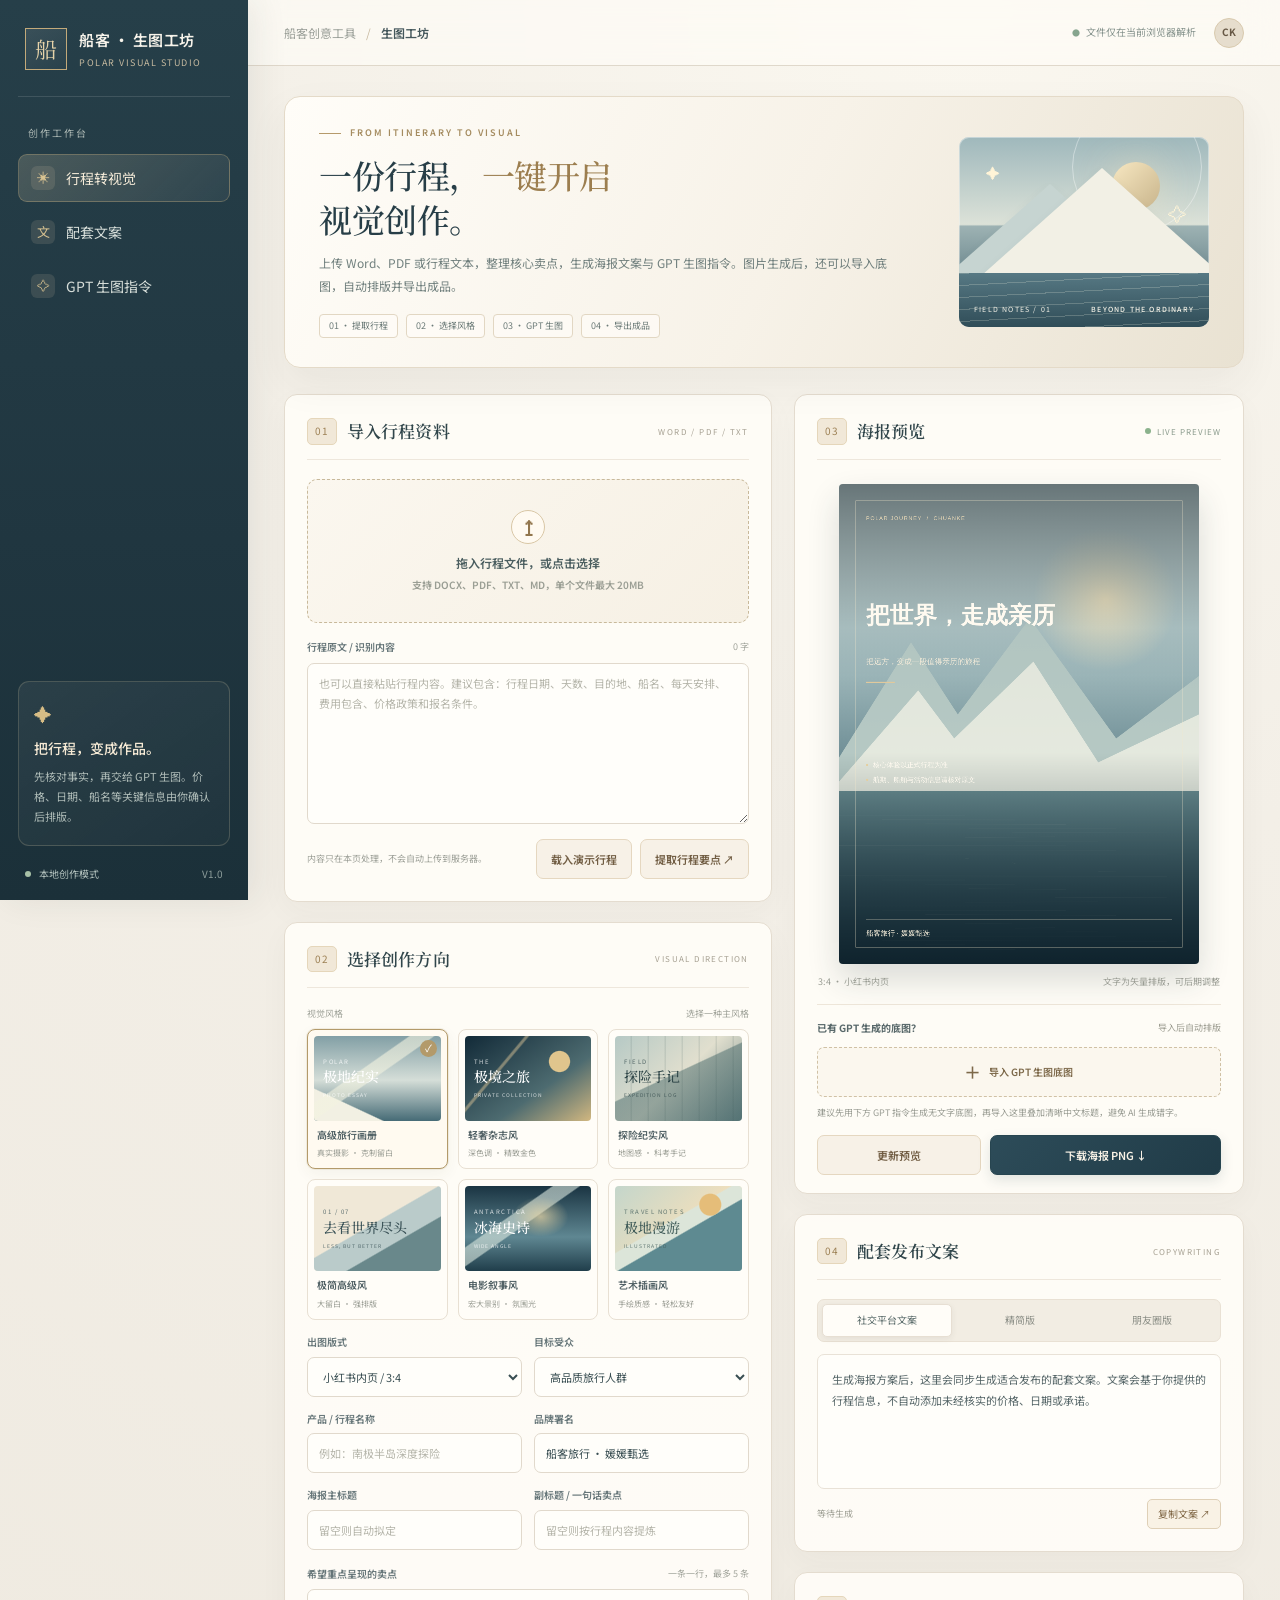
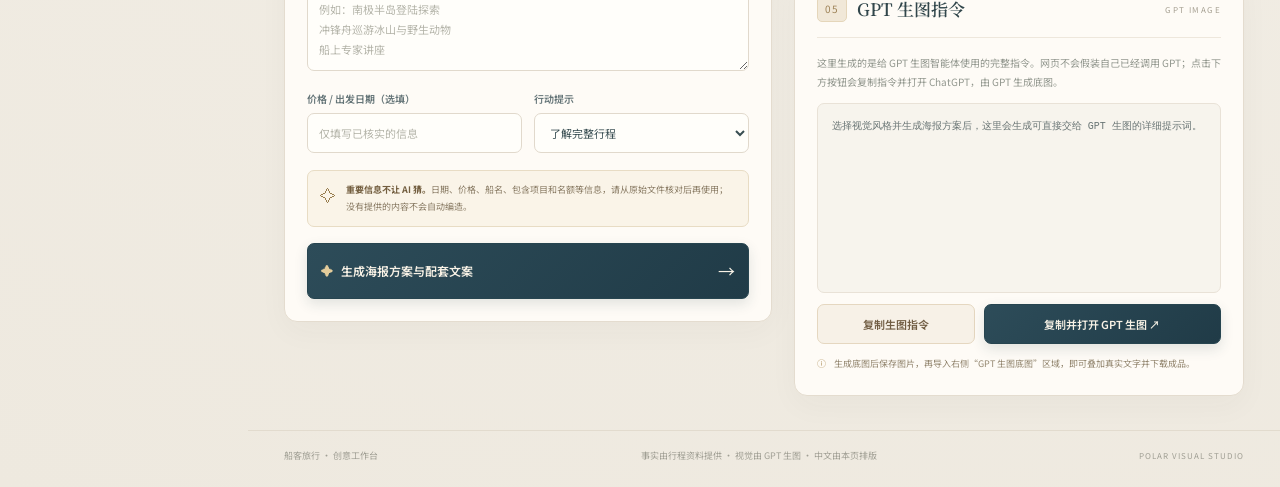
<file: sales-copilot/index.html>
<!doctype html>
<html lang="zh-CN">
<head>
<meta charset="utf-8">
<meta name="viewport" content="width=device-width,initial-scale=1">
<meta name="theme-color" content="#243d49">
<meta name="robots" content="noindex,nofollow">
<title>船客 · 生图工坊 | Polar Visual Studio</title>
<link rel="preconnect" href="https://fonts.googleapis.com">
<link rel="preconnect" href="https://fonts.gstatic.com" crossorigin>
<link href="https://fonts.googleapis.com/css2?family=Noto+Serif+SC:wght@400;500;600;700&family=Noto+Sans+SC:wght@400;500;600;700&display=swap" rel="stylesheet">
<link rel="stylesheet" href="./studio.css">
</head>
<body>
<div class="app-shell">
  <aside class="sidebar">
    <a class="brand" href="./sales-copilot.html"><span class="brand-mark">船</span><span><b>船客 · 生图工坊</b><small>POLAR VISUAL STUDIO</small></span></a>
    <div class="side-label">创作工作台</div>
    <button class="side-link active" data-scroll="workspace"><span class="side-icon">✳</span>行程转视觉</button>
    <button class="side-link" data-scroll="copyPanel"><span class="side-icon">文</span>配套文案</button>
    <button class="side-link" data-scroll="promptPanel"><span class="side-icon">✧</span>GPT 生图指令</button>
    <div class="side-note"><span class="note-star">✦</span><b>把行程，变成作品。</b><p>先核对事实，再交给 GPT 生图。价格、日期、船名等关键信息由你确认后排版。</p></div>
    <div class="side-bottom"><span class="status-dot"></span>本地创作模式 <span class="side-version">V1.0</span></div>
  </aside>
  <main class="main-area">
    <header class="topbar"><div class="crumb"><span>船客创意工具</span><i>/</i><b>生图工坊</b></div><div class="top-right"><span class="privacy"><span>●</span> 文件仅在当前浏览器解析</span><span class="avatar">CK</span></div></header>
    <section class="welcome"><div class="welcome-copy"><div class="eyebrow"><span></span> FROM ITINERARY TO VISUAL</div><h1>一份行程，<em>一键开启</em><br>视觉创作。</h1><p>上传 Word、PDF 或行程文本，整理核心卖点，生成海报文案与 GPT 生图指令。图片生成后，还可以导入底图，自动排版并导出成品。</p><div class="welcome-tags"><span>01 · 提取行程</span><span>02 · 选择风格</span><span>03 · GPT 生图</span><span>04 · 导出成品</span></div></div><div class="hero-art" aria-hidden="true"><div class="hero-orbit"></div><div class="hero-sun"></div><div class="mountain mountain-back"></div><div class="mountain mountain-front"></div><div class="hero-sea"></div><div class="hero-spark s1">✦</div><div class="hero-spark s2">✧</div><div class="hero-art-caption"><span>FIELD NOTES / 01</span><b>BEYOND THE ORDINARY</b></div></div></section>
    <div class="work-grid" id="workspace">
      <div class="left-column">
        <section class="panel">
          <div class="panel-heading"><div><span class="step-no">01</span><h2>导入行程资料</h2></div><span class="heading-note">WORD / PDF / TXT</span></div>
          <label class="dropzone" id="dropzone" for="itineraryFile"><input id="itineraryFile" type="file" accept=".docx,.pdf,.txt,.md,text/plain,application/pdf,application/vnd.openxmlformats-officedocument.wordprocessingml.document"><span class="upload-icon">↥</span><b>拖入行程文件，或点击选择</b><span class="drop-hint">支持 DOCX、PDF、TXT、MD，单个文件最大 20MB</span><span class="file-chip" id="fileChip" hidden></span></label>
          <div class="field-label"><label for="itineraryText">行程原文 / 识别内容</label><span id="charCount">0 字</span></div><textarea id="itineraryText" rows="7" placeholder="也可以直接粘贴行程内容。建议包含：行程日期、天数、目的地、船名、每天安排、费用包含、价格政策和报名条件。"></textarea>
          <div class="inline-actions"><span id="parseStatus" class="subtle-status">内容只在本页处理，不会自动上传到服务器。</span><div class="action-group"><button class="btn btn-soft" id="demoBtn">载入演示行程</button><button class="btn btn-soft" id="extractBtn">提取行程要点 ↗</button></div></div>
          <div class="extracted" id="extracted" hidden><div class="extracted-title"><span>✓</span> 已整理出的信息 <small>请人工核对后用于发布</small></div><div class="extracted-grid" id="extractedGrid"></div></div>
        </section>
        <section class="panel">
          <div class="panel-heading"><div><span class="step-no">02</span><h2>选择创作方向</h2></div><span class="heading-note">VISUAL DIRECTION</span></div>
          <div class="field-label"><span>视觉风格</span><span class="small-muted">选择一种主风格</span></div>
          <div class="style-grid" id="styleGrid">
            <button class="style-card selected" data-style="editorial"><span class="style-preview editorial-preview"><i>POLAR</i><b>极地纪实</b><small>PHOTO ESSAY</small></span><span class="style-name">高级旅行画册</span><span class="style-desc">真实摄影 · 克制留白</span><span class="selected-mark">✓</span></button>
            <button class="style-card" data-style="luxury"><span class="style-preview luxury-preview"><i>THE</i><b>极境之旅</b><small>PRIVATE COLLECTION</small></span><span class="style-name">轻奢杂志风</span><span class="style-desc">深色调 · 精致金色</span><span class="selected-mark">✓</span></button>
            <button class="style-card" data-style="documentary"><span class="style-preview doc-preview"><i>FIELD</i><b>探险手记</b><small>EXPEDITION LOG</small></span><span class="style-name">探险纪实风</span><span class="style-desc">地图感 · 科考手记</span><span class="selected-mark">✓</span></button>
            <button class="style-card" data-style="minimal"><span class="style-preview minimal-preview"><i>01 / 07</i><b>去看世界尽头</b><small>LESS, BUT BETTER</small></span><span class="style-name">极简高级风</span><span class="style-desc">大留白 · 强排版</span><span class="selected-mark">✓</span></button>
            <button class="style-card" data-style="cinematic"><span class="style-preview cinema-preview"><i>ANTARCTICA</i><b>冰海史诗</b><small>WIDE ANGLE</small></span><span class="style-name">电影叙事风</span><span class="style-desc">宏大景别 · 氛围光</span><span class="selected-mark">✓</span></button>
            <button class="style-card" data-style="illustration"><span class="style-preview illus-preview"><i>TRAVEL NOTES</i><b>极地漫游</b><small>ILLUSTRATED</small></span><span class="style-name">艺术插画风</span><span class="style-desc">手绘质感 · 轻松友好</span><span class="selected-mark">✓</span></button>
          </div>
          <div class="two-fields"><div><label for="format">出图版式</label><select id="format"><option value="xhs">小红书内页 / 3:4</option><option value="poster">竖版宣传海报 / 3:4</option><option value="story">视频号封面 / 16:9</option><option value="square">朋友圈方图 / 1:1</option><option value="storyTall">竖屏封面 / 9:16</option><option value="long">行程长图 / 1:4</option></select></div><div><label for="audience">目标受众</label><select id="audience"><option value="高品质旅行人群">高品质旅行人群</option><option value="退休及银发旅行者">退休及银发旅行者</option><option value="首次去南北极的旅行者">首次去南北极的旅行者</option><option value="摄影与自然爱好者">摄影与自然爱好者</option><option value="家庭与朋友结伴出行">家庭与朋友结伴出行</option></select></div></div>
          <div class="two-fields"><div><label for="projectName">产品 / 行程名称</label><input id="projectName" placeholder="例如：南极半岛深度探险"></div><div><label for="brandName">品牌署名</label><input id="brandName" value="船客旅行 · 媛媛甄选"></div></div>
          <div class="two-fields"><div><label for="mainTitle">海报主标题</label><input id="mainTitle" placeholder="留空则自动拟定"></div><div><label for="subtitle">副标题 / 一句话卖点</label><input id="subtitle" placeholder="留空则按行程内容提炼"></div></div>
          <div class="field-label"><label for="highlights">希望重点呈现的卖点</label><span class="small-muted">一条一行，最多 5 条</span></div><textarea id="highlights" rows="3" placeholder="例如：南极半岛登陆探索&#10;冲锋舟巡游冰山与野生动物&#10;船上专家讲座"></textarea>
          <div class="two-fields"><div><label for="priceInfo">价格 / 出发日期（选填）</label><input id="priceInfo" placeholder="仅填写已核实的信息"></div><div><label for="callToAction">行动提示</label><select id="callToAction"><option value="了解完整行程">了解完整行程</option><option value="咨询航期与舱位">咨询航期与舱位</option><option value="收藏这份旅行灵感">收藏这份旅行灵感</option><option value="联系旅行顾问">联系旅行顾问</option><option value="不加销售引导">不加销售引导</option></select></div></div>
          <div class="notice"><span>✧</span><p><b>重要信息不让 AI 猜。</b>日期、价格、船名、包含项目和名额等信息，请从原始文件核对后再使用；没有提供的内容不会自动编造。</p></div>
          <button class="btn btn-primary btn-generate" id="generateBtn"><span>✦</span> 生成海报方案与配套文案 <i>→</i></button>
        </section>
      </div>
      <div class="right-column">
        <section class="panel preview-panel"><div class="panel-heading"><div><span class="step-no">03</span><h2>海报预览</h2></div><span class="live-pill"><span></span> LIVE PREVIEW</span></div>
          <div class="poster-stage"><div class="poster-frame" id="posterFrame"><canvas id="posterCanvas" width="750" height="1000" aria-label="海报预览画布"></canvas></div></div>
          <div class="preview-foot"><span id="previewSize">3:4 · 竖版海报</span><span>文字为矢量排版，可后期调整</span></div>
          <div class="image-import"><div class="image-import-head"><b>已有 GPT 生成的底图？</b><span>导入后自动排版</span></div><label class="image-upload" for="backgroundFile"><span>＋</span> 导入 GPT 生图底图 <input id="backgroundFile" type="file" accept="image/png,image/jpeg,image/webp"></label><button class="text-btn" id="removeBackground" hidden>移除底图，恢复模板背景</button><p>建议先用下方 GPT 指令生成无文字底图，再导入这里叠加清晰中文标题，避免 AI 生成错字。</p></div>
          <div class="preview-actions"><button class="btn btn-soft" id="refreshPreview">更新预览</button><button class="btn btn-primary" id="downloadPoster">下载海报 PNG ↓</button></div>
        </section>
        <section class="panel output-panel" id="copyPanel"><div class="panel-heading"><div><span class="step-no">04</span><h2>配套发布文案</h2></div><span class="heading-note">COPYWRITING</span></div>
          <div class="output-tabs"><button class="output-tab active" data-copy="social">社交平台文案</button><button class="output-tab" data-copy="short">精简版</button><button class="output-tab" data-copy="moments">朋友圈版</button></div><div class="copy-output" id="copyOutput">生成海报方案后，这里会同步生成适合发布的配套文案。文案会基于你提供的行程信息，不自动添加未经核实的价格、日期或承诺。</div><div class="output-bottom"><span id="copyCount">等待生成</span><button class="copy-btn" id="copyCopy">复制文案 ↗</button></div>
        </section>
        <section class="panel output-panel" id="promptPanel"><div class="panel-heading"><div><span class="step-no">05</span><h2>GPT 生图指令</h2></div><span class="heading-note">GPT IMAGE</span></div><p class="panel-intro">这里生成的是给 GPT 生图智能体使用的完整指令。网页不会假装自己已经调用 GPT；点击下方按钮会复制指令并打开 ChatGPT，由 GPT 生成底图。</p><div class="prompt-output" id="promptOutput">选择视觉风格并生成海报方案后，这里会生成可直接交给 GPT 生图的详细提示词。</div><div class="prompt-actions"><button class="btn btn-soft" id="copyPrompt">复制生图指令</button><button class="btn btn-primary" id="openChatGPT">复制并打开 GPT 生图 ↗</button></div><div class="prompt-tip"><span>ⓘ</span> 生成底图后保存图片，再导入右侧“GPT 生图底图”区域，即可叠加真实文字并下载成品。</div></section>
      </div>
    </div>
    <footer class="page-footer"><span>船客旅行 · 创意工作台</span><span>事实由行程资料提供 · 视觉由 GPT 生图 · 中文由本页排版</span><span>POLAR VISUAL STUDIO</span></footer>
  </main>
</div>
<div class="toast" id="toast" role="status" aria-live="polite"></div>
<script src="./studio.js"></script>
</body></html>
</file>
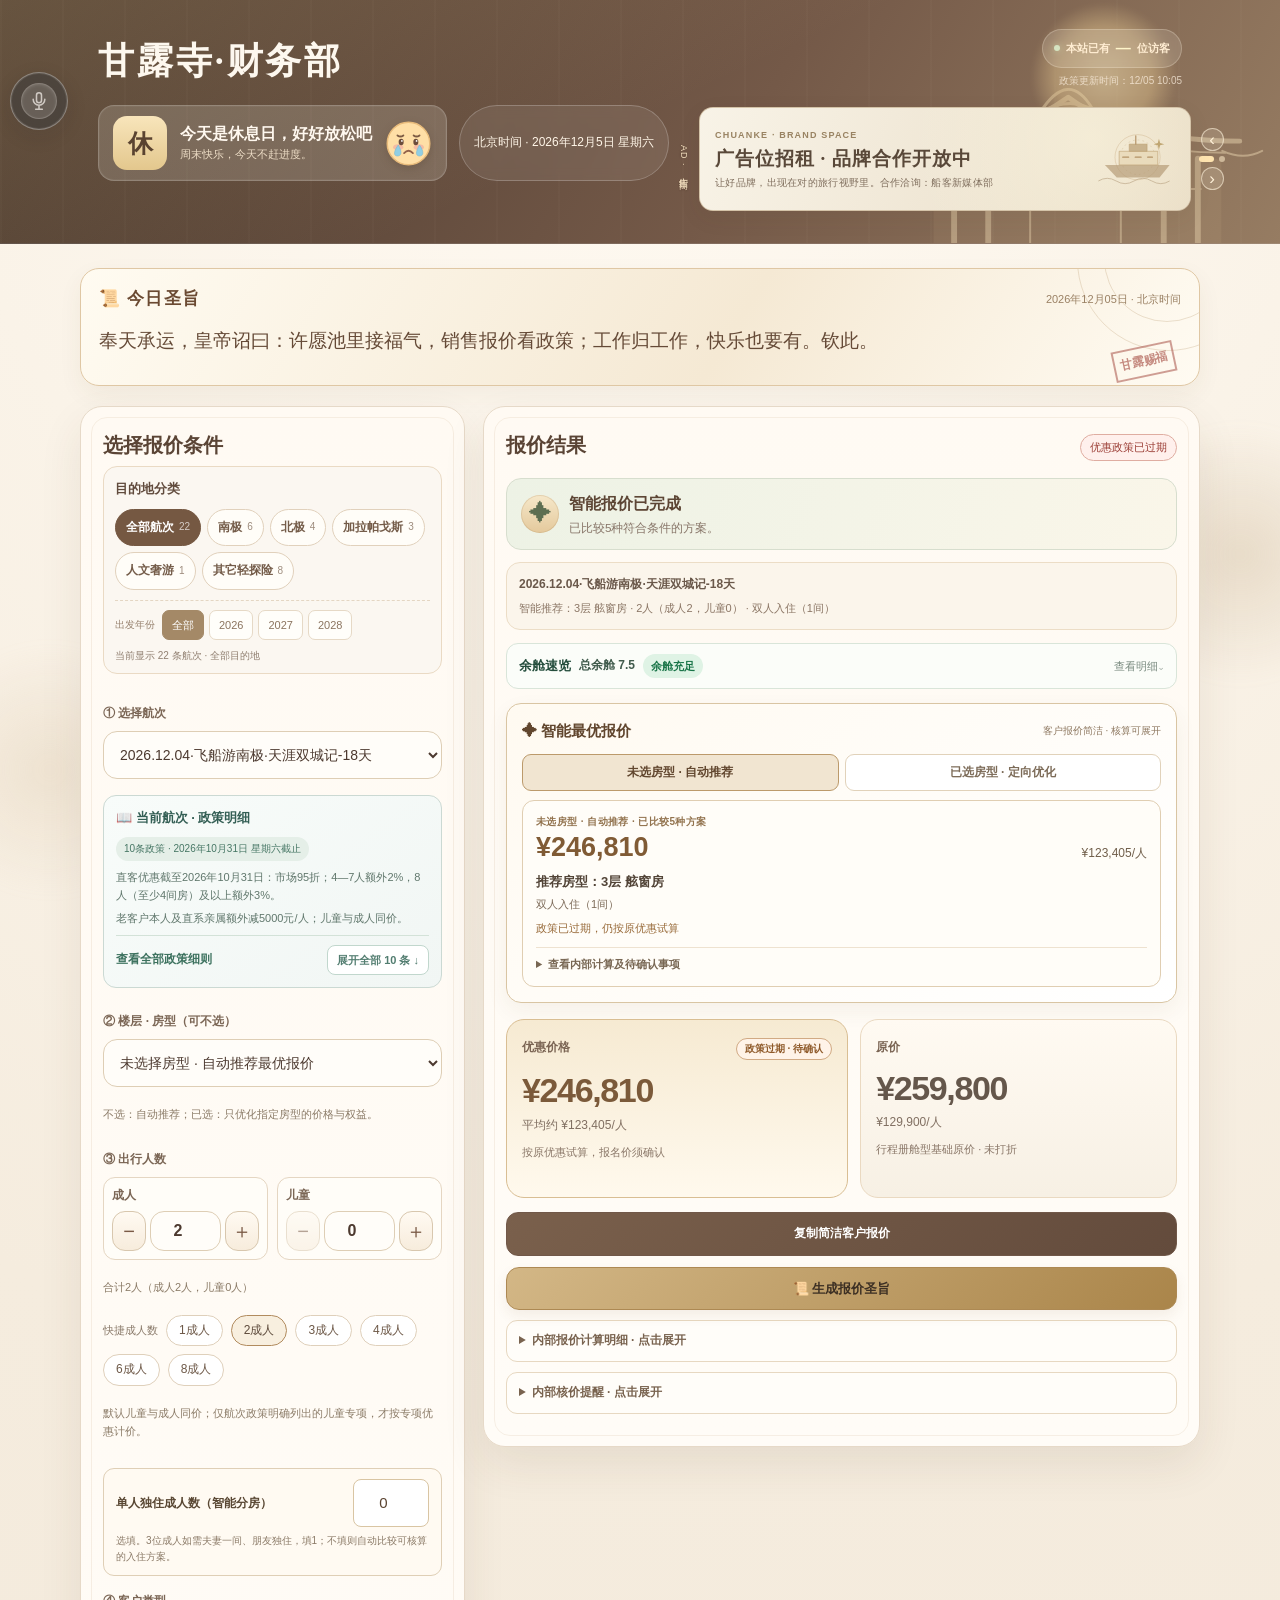
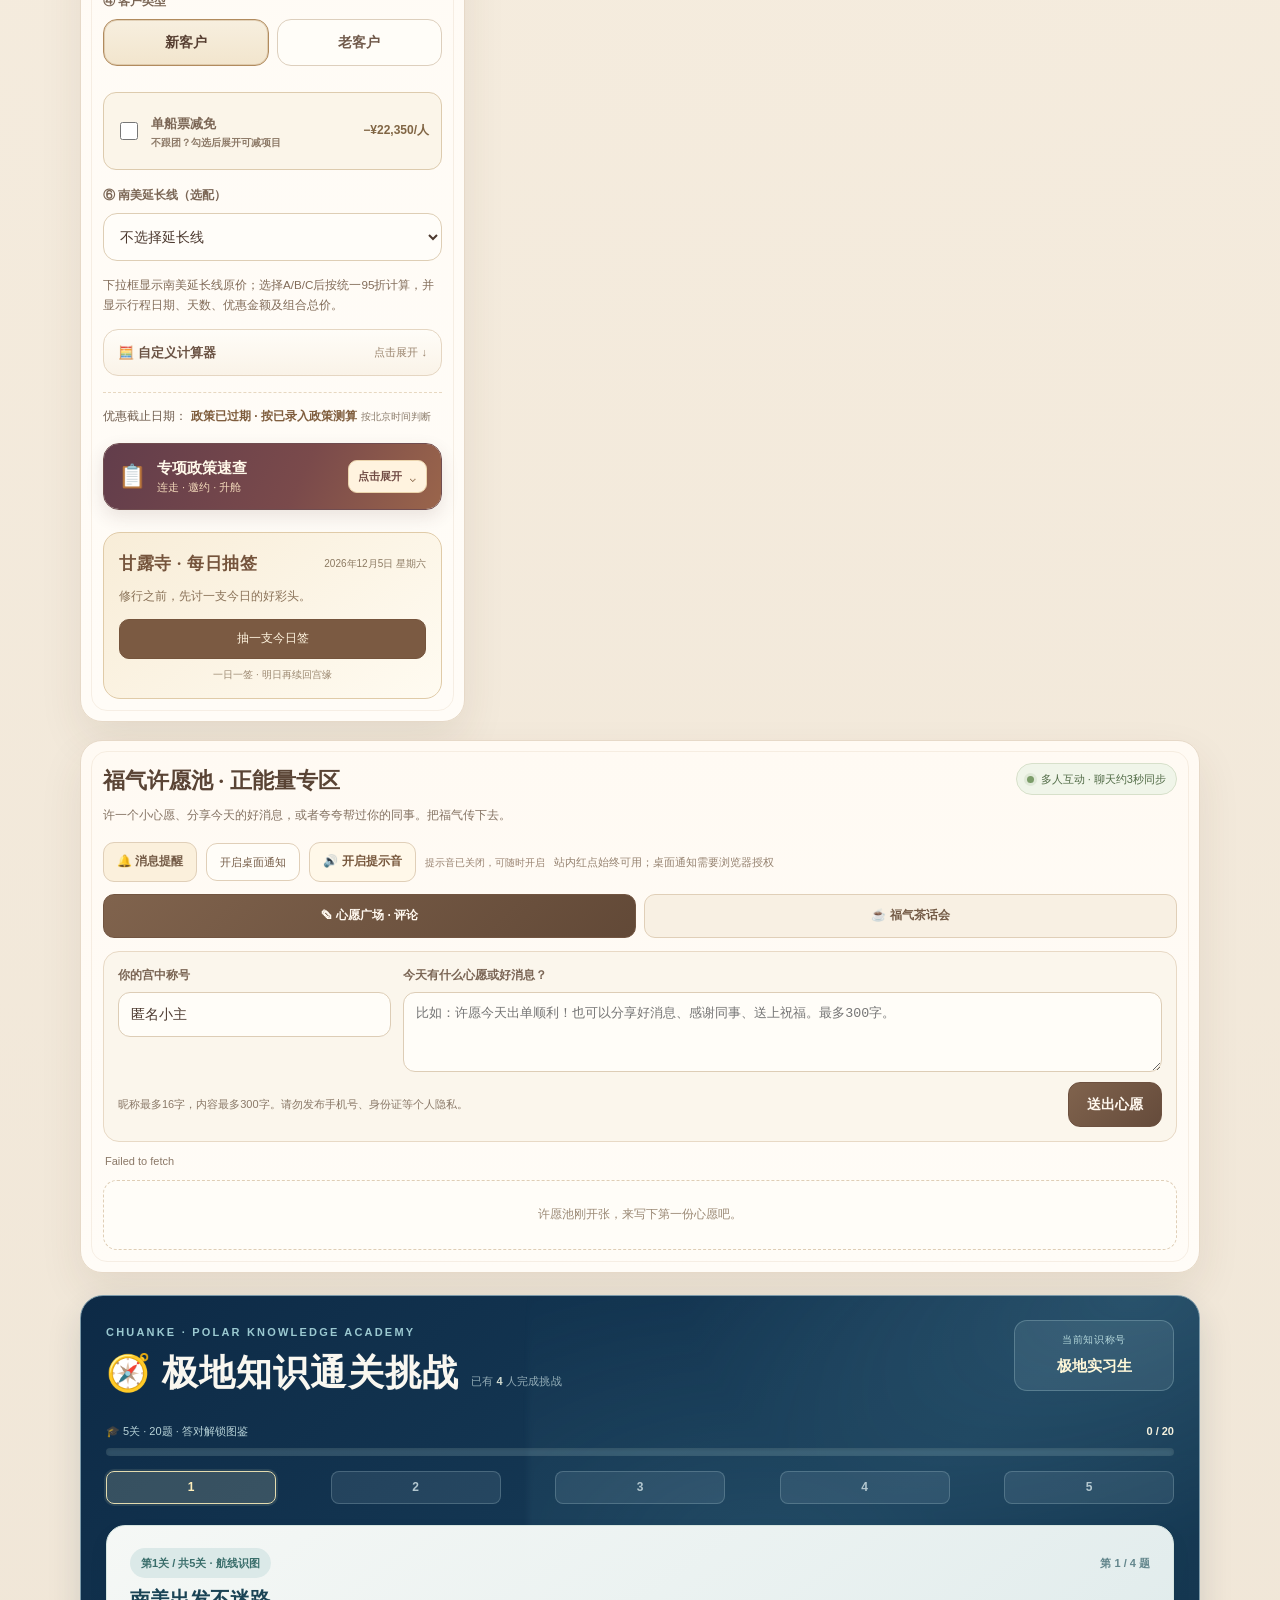
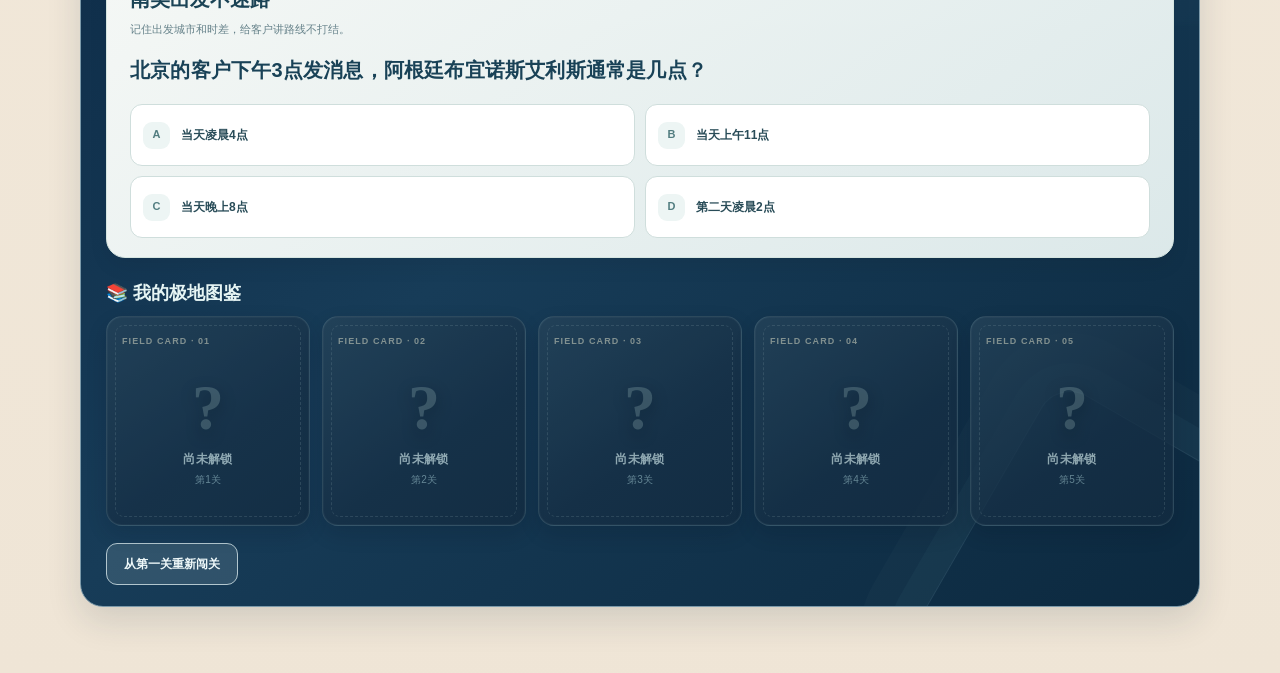
<file: ganlu-finance.html>
<!doctype html><html lang="zh-CN"><head><meta charset="utf-8"><meta name="viewport" content="width=device-width,initial-scale=1,viewport-fit=cover"><meta name="theme-color" content="#6b5344"><meta name="robots" content="noindex,nofollow"><title>甘露寺·财务部｜航次智能报价 V7.9</title><style>
:root{--ink:#3c3029;--brown:#5f4a3c;--brown2:#826452;--gold:#b18b5e;--gold2:#d7c29f;--mist:#f6f0e4;--paper:#fffaf2;--border:#e7d8c1;--soft:#f3eadb;--green:#77856b;--green2:#8d9b7b;--danger:#8a4d42;--success:#6f7d5f;--shadow:0 18px 44px rgba(78,55,36,.09)}
*{box-sizing:border-box}html{scroll-behavior:smooth}body{margin:0;font-family:-apple-system,BlinkMacSystemFont,"PingFang SC","Microsoft YaHei",sans-serif;background:radial-gradient(circle at top,#fffaf2 0,#f5ecde 36%,#efe5d6 100%);color:var(--ink);font-size:14px;line-height:1.65;position:relative;overflow-x:hidden}body:before,body:after{content:"";position:fixed;inset:auto auto 0 -80px;width:260px;height:260px;border-radius:50%;background:radial-gradient(circle,#d6c0a04a 0,transparent 68%);pointer-events:none;filter:blur(8px);animation:floaty 9s ease-in-out infinite;z-index:0}body:after{left:auto;right:-90px;bottom:24%;animation-duration:12s;background:radial-gradient(circle,#b79b7342 0,transparent 70%)}@keyframes floaty{0%,100%{transform:translateY(0)}50%{transform:translateY(-14px)}}@keyframes sway{0%,100%{transform:rotate(-1deg)}50%{transform:rotate(1deg)}}button,select,input,summary{font:inherit}button{cursor:pointer}button:disabled{opacity:.55;cursor:not-allowed}button:focus-visible,select:focus-visible,input:focus-visible,summary:focus-visible{outline:3px solid #c1a677;outline-offset:2px}.wrap{position:relative;z-index:1;width:min(1140px,100%);padding:0 18px;margin:0 auto}.mast{position:relative;overflow:hidden;color:#fdf8ef;background:linear-gradient(180deg,#675140 0%,#7a5f4e 48%,#8b6f59 100%);padding:26px 0 32px;border-bottom:1px solid rgba(255,255,255,.14)}.mast:before{content:"";position:absolute;inset:0;background:linear-gradient(135deg,rgba(255,255,255,.08),transparent 48%),radial-gradient(circle at 20% 20%,rgba(255,255,255,.12),transparent 28%),repeating-linear-gradient(90deg,rgba(255,255,255,.05) 0 1px,transparent 1px 86px)}.mast:after{content:"";position:absolute;right:7%;top:18px;width:92px;height:92px;border-radius:50%;background:radial-gradient(circle,#f8e4b4 0%,#d6b987 46%,transparent 70%);filter:blur(2px);opacity:.58;animation:sway 8s ease-in-out infinite}.mastInner{display:flex;align-items:flex-start;justify-content:space-between;gap:16px;position:relative;z-index:1}.eyebrow{font-size:10px;letter-spacing:.18em;color:#eedec3;font-weight:700}.mast h1{font-family:"STSong","Songti SC","Noto Serif CJK SC",serif;font-size:33px;letter-spacing:.08em;margin:6px 0 4px;font-weight:700}.mast p{margin:0;color:#f6ead5;font-size:13px}.palaceLine{display:inline-flex;gap:8px;align-items:center;border:1px solid rgba(255,255,255,.22);background:rgba(255,255,255,.08);backdrop-filter:blur(6px);border-radius:999px;padding:8px 14px;font-size:12px;color:#fff6e8;white-space:nowrap}.countdownBox{margin-top:14px;display:flex;gap:12px;flex-wrap:wrap}.countdown{display:flex;align-items:center;gap:12px;padding:10px 14px;border-radius:16px;background:rgba(255,250,240,.16);border:1px solid rgba(255,255,255,.18);box-shadow:inset 0 0 0 1px rgba(255,255,255,.04)}.countdown .days{display:grid;place-items:center;min-width:54px;min-height:54px;border-radius:14px;background:linear-gradient(180deg,#f8e5bb,#e3c78d);color:#5a4330;font-size:24px;font-weight:800;line-height:1}.countdown .txt{font-size:12px;color:#fff2e0}.countdown .txt b{display:block;font-size:14px;color:#fff8ef}.clock{font-size:12px;color:#f8ecd8;background:rgba(255,255,255,.09);border:1px solid rgba(255,255,255,.16);padding:8px 14px;border-radius:999px}.main{padding:24px 0 62px}.headline{display:flex;align-items:center;justify-content:space-between;gap:12px;margin:0 0 14px}.headline strong{font-size:16px;font-family:"STSong","Songti SC",serif}.headline small{color:#857461}.layout{display:grid;grid-template-columns:minmax(310px,400px) minmax(0,1fr);gap:18px;align-items:start}.panel{background:linear-gradient(180deg,#fffaf3 0,#fffcf7 100%);border:1px solid var(--border);border-radius:22px;box-shadow:var(--shadow);padding:22px;min-width:0;position:relative}.panel:before{content:"";position:absolute;inset:10px;border:1px solid rgba(177,139,94,.12);border-radius:16px;pointer-events:none}.panel h2{margin:0 0 4px;font-size:20px;font-family:"STSong","Songti SC",serif;color:#5a4435}.lead{margin:0 0 16px;color:#816f5f;font-size:12px}.form{display:grid;gap:15px}.field{display:flex;flex-direction:column;gap:7px;min-width:0}.field label,.fLabel{font-size:12px;font-weight:700;color:#7b6655}.field select,.field input{width:100%;min-height:48px;border:1px solid #deceb5;border-radius:14px;background:#fffdf9;color:#4c392f;padding:10px 12px;outline:none}.field select:focus,.field input:focus{border-color:#b89468;background:#fff}.smallinfo{font-size:11px;color:#8b7b67}.inlineCount{display:grid;grid-template-columns:46px 1fr 46px;gap:8px}.step{border:1px solid #d8c7ae;border-radius:13px;background:linear-gradient(180deg,#fffaf2,#f7ecdc);color:#7a5a46;font-size:24px;min-height:48px;display:grid;place-items:center}.inlineCount input{text-align:center;font-size:18px;font-weight:800}.quick{display:flex;gap:8px;align-items:center;flex-wrap:wrap}.quick span{font-size:11px;color:#8a7a6a}.quick button{font-size:12px;border:1px solid #dfd0bb;border-radius:999px;background:#fff;color:#6d5847;padding:5px 12px}.quick button.active{border-color:#b18b5e;background:#f8efdf;color:#5e4b3c}.customCalc{margin-top:14px;border:1px solid #e5d6c2;border-radius:15px;background:linear-gradient(180deg,#fffdf8,#faf3e8);overflow:hidden}.customCalc>summary{list-style:none;cursor:pointer;display:flex;align-items:center;justify-content:space-between;gap:10px;padding:12px 14px;color:#6b5344;font-size:13px;font-weight:800}.customCalc>summary::-webkit-details-marker{display:none}.customCalcHint{font-size:11px;color:#9a846d;font-weight:500}.customCalc[open] .customCalcHint:after{content:' ↑'}.customCalc:not([open]) .customCalcHint:after{content:' ↓'}.customCalcBody{padding:0 14px 14px}.customCalcDesc{margin:0 0 10px;color:#93806b;font-size:11px}.customCalcGrid{display:grid;grid-template-columns:repeat(2,minmax(0,1fr));gap:9px}.customCalcGrid label{display:flex;flex-direction:column;gap:5px;font-size:11px;color:#806b57;font-weight:700}.customCalcGrid input{width:100%;min-width:0;min-height:42px;border:1px solid #e1d2bc;border-radius:11px;background:#fff;padding:8px 10px;color:#4c392f;font-size:14px;font-weight:700;font-variant-numeric:tabular-nums}.customCalcFormula{margin-top:10px;padding:9px 10px;border-radius:10px;background:#f5ecde;color:#806c58;font-size:11px;line-height:1.7;overflow-wrap:anywhere}.customCalcResult{display:flex;align-items:center;justify-content:space-between;gap:10px;margin-top:9px;padding:12px;border-radius:12px;background:#f0e5d2;border:1px solid #e2d0b2}.customCalcResult span{font-size:12px;color:#725b45;font-weight:700}.customCalcResult strong{font-size:22px;line-height:1.2;color:#745235;font-variant-numeric:tabular-nums;overflow-wrap:anywhere}.customCalcActions{display:flex;justify-content:flex-end;gap:8px;margin-top:9px}.customCalcActions button{border:1px solid #ddcdb5;border-radius:10px;background:#fffaf2;color:#725a45;padding:7px 13px;font-size:11px;font-weight:700}.customCalcActions button.primary{background:#765b47;color:#fff;border-color:#765b47}.destinationPicker{border:1px solid #eadac4;border-radius:14px;padding:11px 11px 10px;background:#fbf7f1;margin-bottom:14px}.destinationPickerHead{display:flex;justify-content:space-between;align-items:center;gap:8px;margin-bottom:9px}.destinationPickerHead strong{font-size:13px;color:#614b3d}.destinationPickerHead small{font-size:10px;color:#9b8774}.destinationTabs{display:flex;gap:6px;flex-wrap:wrap}.destinationTab{display:inline-flex;align-items:center;justify-content:center;gap:5px;border:1px solid #e1d1bc;background:#fffdf8;color:#745c49;border-radius:999px;padding:8px 10px;min-height:36px;font-size:12px;font-weight:700;cursor:pointer;white-space:nowrap;transition:background .15s,border-color .15s}.destinationTab small{font-size:10px;opacity:.7;font-weight:500}.destinationTab.active{background:#755842;border-color:#755842;color:#fff}.destinationYearBar{display:flex;align-items:center;flex-wrap:wrap;gap:5px;margin-top:10px;padding-top:9px;border-top:1px dashed #e4d6c3}.destinationYearBar>span{font-size:10px;color:#97826f;margin-right:2px}.destinationYearBar button{border:1px solid #e6d9c6;border-radius:7px;padding:5px 9px;background:#fffefa;color:#8b745f;font-size:11px;cursor:pointer}.destinationYearBar button.active{color:#fff;background:#a48967;border-color:#a48967}.destinationPickerCount{font-size:10px;color:#907f70;margin:8px 0 0;line-height:1.5}.fxPricePanel{margin:13px 0 12px;padding:13px 15px;border:1px solid #ddd2be;border-radius:13px;background:#fcf8ef;color:#695744}.fxPricePanel strong{font-weight:800}.fxPricePanel h3{margin:0 0 8px;color:#624a35;font-size:13px}.fxPricePanel p{margin:5px 0;font-size:12px;line-height:1.65}.fxPricePanel .fxWarning{color:#a46a28;font-weight:600}.fxPricePanel .fxNumber{font-size:15px;font-weight:800;color:#674b34}.fxPricePanel .fxNote{color:#94836f;font-size:11px}.partyCounterGrid{display:grid;grid-template-columns:repeat(2,minmax(0,1fr));gap:9px}.partyCounterCard{display:flex;flex-direction:column;gap:5px;padding:8px;border:1px solid #e5d6c2;border-radius:12px;background:#fffdf8}.partyCounterCard label{font-size:12px;font-weight:700;color:#7b6655}.partyCounterCard .inlineCount{grid-template-columns:34px minmax(0,1fr) 34px;gap:4px}.partyCounterCard .step{min-height:40px;font-size:20px}.partyCounterCard input{min-height:40px!important;padding:6px!important}.partyCounterCard .inlineCount input{font-size:16px}.choices{display:flex;gap:8px}.choices button{flex:1;padding:11px 10px;border-radius:14px;background:#fffdf8;border:1px solid #ddcfbd;color:#70594a;min-height:46px;font-weight:700;transition:.2s}.choices button.selected{border-color:#b18b5e;background:linear-gradient(180deg,#f7efdf,#f2e5cd);box-shadow:inset 0 0 0 1px rgba(177,139,94,.3);color:#573f32}.deadline{border-top:1px dashed var(--border);padding-top:14px;margin-top:16px;color:#6e5b4c;font-size:12px;display:flex;gap:4px;align-items:center;flex-wrap:wrap}.deadline strong{color:#7f5d3d}.priceSource{font-size:11px;color:#8a7c71;margin:10px 0 0}.resultsHead{display:flex;align-items:center;justify-content:space-between;gap:10px;margin-bottom:12px}.resultsHead .sub{font-size:11px;color:#938170}.routeSummary{border:1px solid #ecddc6;background:#fbf5eb;border-radius:14px;color:#6a584a;padding:12px;font-size:12px;margin-bottom:13px}.quoteGrid{display:grid;grid-template-columns:1.12fr 1fr;gap:12px}.quote{border:1px solid #ead9c1;border-radius:18px;background:#fffdf8;padding:18px 15px;min-width:0}.quote.primary{background:linear-gradient(180deg,#f6efdd,#fff8eb);border-color:#d9be93}.quote.secondary{background:linear-gradient(180deg,#fffaf2,#f7f0e4)}.quote .head{display:flex;gap:6px;justify-content:space-between;flex-wrap:wrap;font-size:12px;color:#7b6554;font-weight:700}.quote .amount{font-size:clamp(24px,3vw,34px);font-weight:900;line-height:1.25;letter-spacing:-.04em;font-variant-numeric:tabular-nums;color:#7b5a3a;margin-top:9px;overflow-wrap:anywhere}.quote.secondary .amount{color:#65574b}.quote .person{font-size:12px;color:#806f61;margin-top:4px}.quote .context{font-size:11px;color:#897667;margin-top:7px;min-height:34px}.quote .pill{font-size:10px;background:#fff;color:#7b5b34;border:1px solid #d5be98;padding:2px 8px;border-radius:999px}.quote .pill.wait{border-color:#d1aa84;background:#fff3e8;color:#8f5a2a}.copygrid{display:grid;grid-template-columns:1fr 1fr;gap:11px;margin-top:11px}.copy{border:1px solid #d5c2a7;background:#fff;color:#674f3d;border-radius:12px;padding:10px 8px;font-size:12px;font-weight:700;min-height:44px}.copy.primary{background:linear-gradient(180deg,#7e6250,#6b5344);color:#fff;border-color:#715849}.how{margin-top:18px;padding-top:16px;border-top:1px dashed var(--border)}.how h3{margin:0 0 5px;font-size:15px;font-family:"STSong","Songti SC",serif}.formula{border-radius:13px;background:#fbf6ec;padding:13px 14px;margin-top:10px;color:#53463e;font-size:12px;line-height:1.95;border:1px solid #ebdcc5}.formula div{padding:2px 0;overflow-wrap:anywhere}.formula .sum{font-weight:800;color:#6a4d34;font-size:13px;border-top:1px dashed #d9c3a6;padding-top:8px;margin-top:6px}.statusLine{font-size:12px;padding:10px 12px;border-radius:13px;margin:12px 0 0;border:1px solid}.statusLine.hidden,.hide{display:none!important}.statusLine.success{background:#eef4e7;border-color:#d9e2ce;color:#5f7251}.statusLine.fail{background:#fbefeb;border-color:#e6c1b6;color:#8b4e43}.statusLine.special{background:#fff4e6;border-color:#e6cfad;color:#8c6741}.issues{margin-top:12px;display:grid;gap:8px}.issue{background:#fff5e7;border-left:3px solid #d7b785;color:#805e38;font-size:11px;padding:8px 10px;border-radius:7px}.issue.error{background:#fff0ee;border-color:#bf837c;color:#964f47}.foot{font-size:11px;color:#8a7b71;margin:12px 0 0}.resource{background:#fffdf8;border:1px solid #e4d4bf;border-radius:16px;margin-top:14px;box-shadow:var(--shadow)}.resource summary{cursor:pointer;padding:14px 17px;color:#715e4e;font-weight:700;font-size:12px}.resource .body{padding:0 18px 18px;font-size:12px;color:#63777c}.priceLine{display:flex;justify-content:space-between;gap:12px;border-bottom:1px dashed #eadbc4;padding:7px 0}.priceLine strong{color:#664a33;white-space:nowrap}.policynotes{line-height:1.9;padding-left:20px}.notice{font-size:11px;color:#7f7468;line-height:1.8;margin:17px 3px}.toast{position:fixed;bottom:24px;left:50%;transform:translateX(-50%);background:#6b5344;color:#fff8ef;padding:12px 17px;border-radius:12px;box-shadow:0 12px 28px rgba(53,36,20,.18);font-size:12px;max-width:90%;z-index:12}.micro{font-size:11px;color:#938170}.detailsTitle{font-weight:700;color:#715e4e;font-size:12px;margin-top:17px}.adminGrid{display:grid;grid-template-columns:repeat(3,minmax(0,1fr));gap:10px}.adminGrid label{display:block;font-size:11px;color:#6b6258}.adminGrid input{width:100%;border:1px solid #dcccba;border-radius:10px;min-height:37px;padding:7px;background:#fff}.adminButtons{display:flex;gap:8px;flex-wrap:wrap;margin-top:9px}.adminButtons button{background:#fff;border:1px solid #cdb89c;color:#6b5344;padding:7px 11px;border-radius:9px;font-size:11px}.adminList{font-size:11px}.adminList div{padding:6px 0;border-bottom:1px solid #f1e7da}.adminList button{border:1px solid #d8c6af;background:#fff;border-radius:6px;color:#7a624f;margin-left:10px}.tinyInput{position:absolute;width:1px;height:1px;overflow:hidden;opacity:0}.mobileBar{display:none}.palaceStatus{display:flex;align-items:center;gap:10px;padding:12px 14px;border:1px solid #ead7bd;background:linear-gradient(180deg,#fff8ed,#faf1e0);border-radius:15px;margin-bottom:12px;color:#6c5542}.palaceStatus.success{background:linear-gradient(180deg,#f7f2e7,#edf3e4);border-color:#d7dece;color:#5d6e51}.palaceStatus.fail{background:linear-gradient(180deg,#fcf2ed,#f8e7e2);border-color:#e1c3ba;color:#8a5048}.palaceStatus .icon{width:38px;height:38px;border-radius:50%;display:grid;place-items:center;background:linear-gradient(180deg,#f6e8ca,#e4c99c);font-size:18px;box-shadow:inset 0 0 0 1px rgba(177,139,94,.25)}.palaceStatus strong{display:block;font-family:"STSong","Songti SC",serif;font-size:16px;color:#5d4635}.palaceStatus small{display:block;color:#877568}.palaceTag{display:inline-flex;align-items:center;gap:6px;border-radius:999px;background:#f7ebd6;border:1px solid #e5d0ab;color:#70553f;padding:4px 9px;font-size:11px}.leaf{position:absolute;width:12px;height:12px;background:radial-gradient(circle at 30% 30%,#edd7b0 0,#d7ba8e 65%,transparent 68%);border-radius:60% 40% 60% 40%;opacity:.45;animation:floaty 10s ease-in-out infinite}.leaf.a{right:26px;top:32px}.leaf.b{right:64px;top:68px;animation-duration:13s}.leaf.c{left:24px;bottom:34px;animation-duration:11s}.manualLabel{font-size:11px;color:#8f7f72;margin-top:8px}
@media(max-width:950px){.layout{grid-template-columns:1fr}.panel{padding:20px}.quote .amount{font-size:31px}.mastInner{flex-direction:column}.clock{display:none}}
@media(max-width:550px){body{padding-bottom:84px}.mobileBar{position:fixed;z-index:8;display:flex;justify-content:space-between;align-items:center;gap:12px;left:0;right:0;bottom:0;padding:10px max(14px,env(safe-area-inset-left)) calc(10px + env(safe-area-inset-bottom));background:rgba(255,250,242,.96);box-shadow:0 -5px 24px rgba(75,53,31,.12);border-top:1px solid #e6d8c3;backdrop-filter:blur(12px)}.mobileBar span{font-size:10px;color:#7f6f62}.mobileBar strong{display:block;font-size:20px;color:#6b513f;line-height:1.3;font-variant-numeric:tabular-nums}.mobileBar button{border:0;background:#735846;color:#fff8ef;padding:11px 16px;border-radius:11px;font-size:12px;font-weight:700}.wrap{padding:0 14px}.mast{padding:18px 0 24px}.mast h1{font-size:28px}.mast p{font-size:11px}.countdown .days{min-width:48px;min-height:48px;font-size:22px}.main{padding-top:15px}.layout{gap:11px}.panel{padding:17px}.quoteGrid{gap:8px}.quote{padding:14px 11px}.quote .amount{font-size:clamp(21px,6vw,27px)}.quote .context{font-size:10px}.adminGrid{grid-template-columns:1fr}.copygrid{gap:8px}.countdownBox{width:100%}.countdown{width:100%}}
@media(max-width:340px){.quoteGrid,.copygrid{grid-template-columns:1fr}.quote .context{min-height:0}}
@media print{.mast,.leftPanel,.resource,.copygrid,.notice,.mobileBar{display:none!important}.layout{display:block}.panel{box-shadow:none}.quoteGrid{grid-template-columns:1fr 1fr}}


/* V7.1 修订版：枫褐宫墙 + 素纸 + 甘露寺檐影，仅保留必要销售控件 */
.wrap{max-width:1120px}.eyebrow{letter-spacing:.14em}.mast{padding:26px 0 36px;background:linear-gradient(120deg,#48382d,#745948 58%,#967c62)}.mast:after{width:148px;height:148px;top:2px;right:8%;opacity:.52}
.roofArt{position:absolute;right:10px;bottom:0;width:min(40%,390px);height:auto;opacity:.5;pointer-events:none}.mast:before{background:repeating-linear-gradient(90deg,#fff1d505 0 2px,transparent 2px 62px),linear-gradient(155deg,#dabb8436,transparent 50%)}
.mast h1{font-size:36px;letter-spacing:.08em}.mast p{max-width:630px}.mast .wrap{z-index:2}.palaceCountBadge{font-size:10px;letter-spacing:.1em;color:#e9d6b2;margin-bottom:2px}.countdown .txt b{line-height:1.45}
.layout{grid-template-columns:minmax(300px,385px) minmax(0,1fr)}.panel{border-color:#e6d9c8}.panel:before{pointer-events:none}.form{gap:16px}.quoteGrid{grid-template-columns:1.08fr 1fr}.quote.primary{background:linear-gradient(180deg,#f6ead2,#fff9ed)}
.underRoute{margin-top:4px;font-size:11px;color:#8b7665}.quote .amount{font-size:clamp(21px,2.9vw,34px)}.quote .head{font-weight:800}.quote .context{min-height:36px}
.statusLine{margin-top:10px}.issue.hint{background:#f3f1e9;color:#716556;border-color:#b6ae97}.copygrid{grid-template-columns:1fr;margin-top:14px}.copy.primary{background:linear-gradient(135deg,#7a604c,#634b3c)}.copy:disabled{opacity:.45}.manualInfo{display:flex;gap:9px;align-items:flex-start;padding:10px 12px;background:#f7f1e5;border-radius:12px;color:#765f47;font-size:11px;margin-top:10px}
.palaceStatus.success{background:linear-gradient(110deg,#edf2e5,#faf6e9)}.palaceStatus.fail{background:linear-gradient(110deg,#fae9e4,#fff8ef)}.palaceStatus.special{background:linear-gradient(110deg,#fcf0d7,#fff8eb);border-color:#e7d1ab}.palaceStatus .icon{font-size:23px;font-family:serif}.quote strong{font-weight:850}
.detailsTitle{font-size:12px}.resource .body{color:#776a60}.resultsHead .sub{line-height:1.55}.micronote{font-size:11px;color:#7a6a59}.resultNote{margin:10px 0 0;color:#7b6959;font-size:11px}.stdExplain{margin-top:10px;padding:11px 12px;border-radius:12px;border:1px solid #ece0cf;background:#fffcf6;color:#786859;font-size:11px;line-height:1.8}
.detailedTitle{font-size:13px;font-weight:750;margin:17px 0 7px}.settingsRow{display:flex;align-items:center;gap:9px;flex-wrap:wrap}.settingsRow select,.settingsRow input[type=number]{padding:9px;border:1px solid #d6c4aa;border-radius:10px;background:#fff;max-width:100%}.adminButtons button{background:#f9f1e5}
.release{font-size:11px;color:#e2d1b4;opacity:.92}.copyNote{font-size:10px;color:#887868;line-height:1.6;margin:7px 0 0}.topRow{display:flex;align-items:center;gap:12px;flex-wrap:wrap}.titleDeco{letter-spacing:.18em;color:#a28b6f;font-size:12px}.skipNote{margin:0;color:#8e7c69;font-size:11px}
@keyframes gleam{0%{box-shadow:0 18px 44px rgba(78,55,36,.08)}50%{box-shadow:0 16px 37px rgba(177,139,94,.20)}100%{box-shadow:0 18px 44px rgba(78,55,36,.08)}}#resultPanel{animation:gleam 4s ease-in-out 1}.countdown .days{font-variant-numeric:tabular-nums}.petals{position:absolute;inset:0;pointer-events:none;overflow:hidden}.petals i{display:block;position:absolute;background:#e7c998;width:6px;height:9px;border-radius:70% 15% 70% 15%;opacity:.26;top:-20px;animation:petalFall linear infinite}.petals i:nth-child(1){left:9%;animation-duration:14s;animation-delay:-8s}.petals i:nth-child(2){left:26%;animation-duration:19s;animation-delay:-11s}.petals i:nth-child(3){left:66%;animation-duration:22s;animation-delay:-2s}.petals i:nth-child(4){left:86%;animation-duration:16s;animation-delay:-6s}
@keyframes petalFall{0%{transform:translate(0,-20px) rotate(0)}100%{transform:translate(45px,370px) rotate(260deg)}}
.stdExplain .sum{font-weight:800;color:#704c2c;border-top:1px dashed #dec5a4;margin-top:7px;padding-top:8px;font-size:13px}
@media(max-width:950px){.layout{grid-template-columns:minmax(0,1fr)}}
@media(max-width:650px){.mast h1{font-size:29px}.roofArt{width:210px;opacity:.28}.quoteGrid{grid-template-columns:1fr 1fr}.countdown .txt b{font-size:12px}.quote .amount{font-size:clamp(20px,5.5vw,27px)}.resultsHead{align-items:start}}
@media(max-width:340px){.quoteGrid{grid-template-columns:1fr}}
@media(prefers-reduced-motion:reduce){*,*::before,*::after{animation:none!important;scroll-behavior:auto!important;transition:none!important}}

/* V7.7 有效期、Atlas专项政策、每日签与复制备用方式 */
.palaceTag.valid{background:#edf5e9;border-color:#b9cba9;color:#3c6134}
.palaceTag.invalid{background:#fff0ec;border-color:#dfada1;color:#9b3d35}
.palaceTag{max-width:48%;text-align:center;line-height:1.55;flex-shrink:0}
.countdown{gap:13px}.countdown .txt b{font-size:16px}.countdown .days{font-size:25px}
.cryFace{width:47px;height:47px;flex:none;filter:drop-shadow(0 3px 4px #3d271333)}
.ganluAside{font-size:11px;color:#edddc6}.deadline small{color:#8a7b6a}
.choices{flex-wrap:wrap}.choices button{flex:1 1 95px}.stayHint{font-size:11px;color:#8c7964;margin-top:3px}
.dailySign{margin-top:22px;padding:17px 15px 15px;border:1px solid #e0cba8;border-radius:17px;background:linear-gradient(140deg,#f8edd8,#fffbf1);position:relative;overflow:hidden}
.signHeading{display:flex;justify-content:space-between;align-items:center;gap:8px}.signHeading h3{margin:0;color:#75543c;font-family:'STSong','Songti SC',serif;font-size:17px;letter-spacing:.04em}.signHeading span{font-size:10px;color:#8c7a62}
.signPrompt{font-size:12px;color:#8a7258;margin:9px 0 12px}.signButton{background:#7b5a42;color:#fff4df;border:1px solid #75543c;border-radius:10px;font-size:12px;padding:9px 13px;width:100%;min-height:40px}
.signButton:disabled{background:#eee1cb;color:#80684e;border-color:#dfccb0;opacity:1;cursor:default}
.signResult{margin:12px 0;padding:11px 12px;border-top:1px dashed #dac3a1;border-bottom:1px dashed #dac3a1}.signTitleRow{display:flex;align-items:center;gap:9px}.signTitleRow strong{font-family:'STSong','Songti SC',serif;font-size:20px;color:#765239;letter-spacing:.08em}.signTitleRow span{border:1px solid #c59a70;color:#976647;border-radius:5px;padding:0 5px;font-size:10px}.signResult p{font-size:12px;margin:8px 0;color:#755c45}.signResult small{color:#927659;font-size:11px}.signFoot{font-size:10px;text-align:center;color:#9a876f;margin:8px 0 0}
@keyframes signReveal{from{opacity:0;transform:translateY(7px)}to{opacity:1;transform:none}}.signReveal{animation:signReveal .45s ease-out}
.copyDialog{width:min(92vw,530px);max-height:85dvh;border:1px solid #d9bd98;border-radius:18px;padding:20px;background:#fffaf2;color:#5f4a3c;box-shadow:var(--shadow)}.copyDialog::backdrop{background:#38291d66}.copyDialog h3{margin:0;font-size:18px}.copyDialog p{font-size:12px;margin:8px 0 12px}.copyDialog textarea{width:100%;height:310px;max-height:50dvh;border:1px solid #dbc8ad;border-radius:10px;background:#fff;padding:12px;font:14px/1.8 sans-serif;color:#514137}.copyDialog button{float:right;margin-top:10px;border:1px solid #c9b18f;border-radius:8px;padding:7px 17px;background:#fff}
.storageStatus{min-height:1em;color:#8a603d}.quote .head{align-items:start}.quote .context{min-height:36px}.priceLine span{min-width:0;overflow-wrap:anywhere}
@media(max-width:550px){.countdown .txt b{font-size:14px}.cryFace{width:38px;height:38px}.countdown{gap:10px}.countdown .days{min-width:43px;min-height:47px}.dailySign{margin-top:18px;padding:14px}.signHeading h3{font-size:16px}.signResult{margin:10px 0}.toast{bottom:94px}.quote .amount{font-size:clamp(20px,5.5vw,27px)}}
@media print{.copyDialog,.dailySign,.toast{display:none!important}}
@media(max-width:340px){.quoteGrid{grid-template-columns:minmax(0,1fr) minmax(0,1fr)}.quote{padding:13px 9px}.quote .amount{font-size:20px}.quote .head{font-size:11px}.quote .person{font-size:10px}}


/* V7.7：Atlas专项报价 + 福气许愿池 + 甄学考试 */

.atlasDeductionChoices{display:grid;gap:8px;margin-top:8px}
.atlasDeductionChoices label{display:flex;align-items:center;gap:8px;flex-wrap:wrap;padding:10px 11px;border:1px solid #e5d6c2;border-radius:12px;background:#fffdf8;color:#715a45;font-size:12px}
.atlasDeductionChoices input{width:16px;height:16px;accent-color:#80634d}
.atlasDeductionChoices strong{margin-left:auto;color:#5e7b50;font-size:11px}

#atlasPromoWrap select,#gaokaoCountWrap input{width:100%;min-height:46px;border:1px solid #deceb5;border-radius:14px;background:#fffdf9;color:#4c392f;padding:10px 12px}
#atlasPromoWrap select:focus,#gaokaoCountWrap input:focus{outline:2px solid #c1a677;outline-offset:1px}
#cabin:disabled{opacity:.75;background:#f7efe2}
#stayType button:disabled{opacity:.45;cursor:not-allowed}
.funPanel{margin-top:18px;overflow:hidden}
.funTop{display:flex;align-items:flex-start;justify-content:space-between;gap:12px;margin-bottom:16px}
.funTop h2{margin:0 0 5px;font-size:22px;font-family:"STSong","Songti SC",serif;color:#5a4435}
.funTop p{margin:0;color:#857363;font-size:12px;line-height:1.8}
.livePill{flex:0 0 auto;display:inline-flex;align-items:center;gap:7px;border:1px solid #d7e0ca;border-radius:999px;background:#f0f5e9;color:#526c47;padding:6px 10px;font-size:11px}
.livePill:before{content:"";width:7px;height:7px;border-radius:50%;background:#7c9d69;box-shadow:0 0 0 3px #7c9d6922}
.boardForm{padding:14px;border:1px solid #e8d9c5;background:#fbf6ec;border-radius:16px}
.boardFormRow{display:grid;grid-template-columns:minmax(130px,.36fr) minmax(0,1fr);gap:12px}
.boardForm .field{gap:6px}
.boardForm input,.boardForm textarea{width:100%;min-height:43px;border:1px solid #ddcdb6;border-radius:12px;padding:10px 12px;background:#fffdf8;color:#4c392f;resize:vertical}
.boardForm textarea{min-height:80px;line-height:1.7}
.boardFormFoot{display:flex;justify-content:space-between;align-items:center;gap:10px;margin-top:10px;flex-wrap:wrap}
.boardFormFoot span{font-size:11px;color:#8a7968}
.boardFormFoot button{border:1px solid #6d5140;border-radius:12px;background:linear-gradient(135deg,#80634d,#654b3b);color:#fff8ef;font-weight:750;padding:10px 18px;min-height:42px}
.boardStatus{font-size:11px;color:#8b7867;padding:10px 2px}
.boardPosts{display:grid;gap:10px}
.boardPost{border:1px solid #eadbc7;border-radius:15px;background:#fffdf8;padding:14px 15px;min-width:0}
.boardPostHead{display:flex;align-items:center;justify-content:space-between;gap:8px}
.boardPostHead strong{font-size:13px;color:#674b38}
.boardPostHead time{font-size:10px;color:#9a8a7a;white-space:nowrap}
.boardPostText{margin:9px 0 11px;color:#4d4037;font-size:13px;line-height:1.85;overflow-wrap:anywhere;white-space:pre-wrap}
.boardPostFoot{display:flex;align-items:center;gap:8px;flex-wrap:wrap}
.boardPostFoot button{border:1px solid #e2d3be;border-radius:999px;background:#fbf4e8;color:#795e49;padding:5px 11px;font-size:11px}
.boardPostFoot button.liked{background:#fae8e2;border-color:#e7c3b8;color:#a65349}
.boardPostFoot button.withdraw{margin-left:auto;background:#fff;border-color:#e6d8c7;color:#978576}
.boardEmpty{border:1px dashed #dfceb6;border-radius:14px;padding:24px 12px;text-align:center;color:#9b8975;font-size:12px;background:#fffdf8}
@media(max-width:650px){
 .funTop{flex-direction:column}.livePill{white-space:normal}
 .boardFormRow{grid-template-columns:1fr}
}


.voyagePolicyCard{min-width:0;border:1px solid #cbd9d3;border-radius:13px;padding:11px 12px;background:linear-gradient(145deg,#f8fcfa,#f1f6f4);margin:0 0 8px;color:#426458}
.voyagePolicyTop{display:flex;align-items:center;justify-content:space-between;gap:8px;flex-wrap:wrap;margin-bottom:7px}
.voyagePolicyTop strong{font-size:13px;color:#345f55;font-weight:800}
.voyagePolicyCount{border-radius:20px;background:#e5efe8;padding:4px 8px;font-size:10px;color:#477765}
.voyagePolicyPreview{display:grid;gap:5px;margin:5px 0 8px}
.voyagePolicyPreview p{line-height:1.65;color:#60776c;font-size:11px;margin:0;display:-webkit-box;-webkit-line-clamp:2;-webkit-box-orient:vertical;overflow:hidden;overflow-wrap:anywhere}
.voyagePolicyDetails{min-width:0;border-top:1px solid #d3e2d8;padding-top:7px}
.voyagePolicyDetails>summary{min-height:33px;display:flex;align-items:center;gap:8px;justify-content:space-between;cursor:pointer;color:#3d725f;font-size:12px;font-weight:750;list-style:none}
.voyagePolicyDetails>summary::-webkit-details-marker{display:none}
.voyagePolicyArrow{color:#527d70;font-size:11px;border:1px solid #c1d7cd;border-radius:8px;background:#fff;padding:5px 9px;white-space:nowrap}
.voyagePolicyDetails[open]>summary{margin-bottom:8px}
.voyagePolicyDetails .policynotes{margin:0;padding:3px 4px 7px 23px;color:#53675d;line-height:1.8}
.voyagePolicyDetails .policynotes li{font-size:11px;padding:6px 1px;border-bottom:1px solid #dfeae2;overflow-wrap:anywhere}
.voyageCabinPrices{border:1px solid #c7dacb;background:#fcfdf9;border-radius:10px;padding:10px;margin:10px 0 2px}
.voyageCabinPrices summary{cursor:pointer;font-size:11px;font-weight:700;color:#4e7a62}
.voyageCabinPrices #priceList{padding-top:8px}
@media(max-width:650px){.voyagePolicyCard{padding:10px}.voyagePolicyPreview p{font-size:11px}}

/* Collapsed ship-only price deduction selector: no footprint unless selected. */
.shipOnlyField{margin-top:10px}
.shipOnlyToggle{display:flex;align-items:center;gap:10px;padding:11px 12px;border:1px solid #ddcbae;border-radius:13px;background:#fbf5e9;cursor:pointer;color:#624d3c}
.shipOnlyToggle input{width:18px;height:18px;accent-color:#80634d;flex:none}
.shipOnlyToggleText{display:flex;flex:1;min-width:0;flex-direction:column;gap:1px}
.shipOnlyToggleText strong{font-size:13px}
.shipOnlyToggleText small{font-size:10px;color:#8d7a68;line-height:1.4}
.shipOnlyToggleAmount{white-space:nowrap;font-size:12px;font-weight:750;color:#806544}
.shipOnlyField:has(#shipOnlyEnabled:checked) .shipOnlyToggle{background:#f0f4ed;border-color:#b5c7b2}
.shipOnlyDetails[hidden]{display:none!important}
.shipOnlyDetails{margin-top:7px;padding:11px;border:1px solid #e6d8c6;border-radius:13px;background:#fffdf8}
.shipOnlyChoices{display:grid;grid-template-columns:repeat(2,minmax(0,1fr));gap:7px}
.shipOnlyChoices label{display:flex;align-items:center;gap:5px;padding:7px 8px;border-radius:8px;border:1px solid #eadfcf;background:#fff;color:#655341;font-size:11px;min-width:0;cursor:pointer}
.shipOnlyChoices input{accent-color:#796049;width:15px;height:15px;flex:none}
.shipOnlyChoices strong{margin-left:auto;color:#7d6043;white-space:nowrap;font-size:10px}
.shipOnlySummary{display:flex;gap:6px;justify-content:space-between;flex-wrap:wrap;font-size:11px;color:#786554;margin:10px 0 6px}
.shipOnlySummary strong{color:#557355}
.shipOnlyNote{display:block;color:#91806e;font-size:10px;line-height:1.6}
@media(max-width:400px){.shipOnlyChoices{grid-template-columns:1fr}}

/* Smart sales recommendation */
.smartDealPanel{margin:14px 0 16px;border:1px solid #d9c5a3;border-radius:15px;background:linear-gradient(145deg,#fffaf1,#fff);padding:15px;box-shadow:0 8px 22px rgba(92,66,38,.06)}
.smartDealHead{display:flex;align-items:center;justify-content:space-between;gap:10px;margin-bottom:10px;color:#61462e;font-weight:800;font-size:15px}
.smartDealHead small{font-size:10px;color:#8d775f;font-weight:500}
.smartDealInput{margin-top:10px;padding:10px 12px;border:1px solid #dfcfb6;border-radius:11px;background:#fffaf2}
.smartDealInputRow{display:flex;align-items:center;justify-content:space-between;gap:12px}
.smartDealInput label{font-size:12px;font-weight:700;color:#594733}
.smartDealInput input{width:76px;border:1px solid #d9c5a3;border-radius:8px;padding:8px 9px;font-size:15px;text-align:center;color:#5a4330;background:#fff}
.smartDealHelp{margin:6px 0 0;color:#8b7a67;font-size:10px;line-height:1.6}
.smartDealWinner{border:1px solid #d8bd91;background:#fffdf8;border-radius:12px;padding:13px;margin-top:10px}
.smartDealKicker{font-size:10px;color:#92734e;font-weight:700;letter-spacing:.04em}
.smartDealAmount{font-size:27px;line-height:1.25;color:#805b35;font-weight:850;margin:5px 0}
.smartDealCabin{font-size:13px;color:#4f4031;font-weight:750;line-height:1.5}
.smartDealMeta{font-size:11px;line-height:1.7;color:#756451;margin-top:6px}
.smartDealWhy{font-size:11px;line-height:1.7;color:#685744;margin-top:8px;padding-top:8px;border-top:1px solid #eee2d0}
.smartDealList{display:grid;gap:7px;margin-top:10px}
.smartDealOption{display:grid;grid-template-columns:minmax(0,1fr) auto;gap:8px;align-items:center;padding:9px 10px;border:1px solid #e8e0d4;border-radius:10px;background:#fff}
.smartDealOption strong{font-size:12px;color:#5d4936;line-height:1.4}
.smartDealOption small{display:block;font-size:10px;color:#8c7b69;margin-top:3px;line-height:1.45}
.smartDealOption b{font-size:14px;color:#805b35;white-space:nowrap}
.smartDealWarning{font-size:10px;color:#92724e;line-height:1.65;margin-top:9px}
.smartDealBreakdown{margin-top:10px;border-top:1px solid #eee2d0;padding-top:8px;color:#7a6957;font-size:10px}
.smartDealOpportunity{margin-top:9px;padding:10px 11px;border:1px dashed #caa875;border-radius:10px;background:#fff8ec;color:#785b36;font-size:10px;line-height:1.65}
.smartDealOpportunity strong{display:block;font-size:11px;margin-bottom:4px}
.smartDealOpportunity p{margin:4px 0}
.smartDealSalesTip{margin-top:9px;padding:10px 11px;border-radius:10px;background:#f4f7f5;border:1px solid #dce7df;color:#4e6658;font-size:11px;line-height:1.7}
.smartDealSalesTip strong{display:block;font-size:11px;margin-bottom:3px;color:#3e5a48}
.smartDealBreakdown summary{cursor:pointer;font-weight:700;color:#795b39}
.smartDealBreakdown p{margin:5px 0;line-height:1.55}
.smartDealEmpty{padding:12px;border-radius:10px;background:#f8f4ed;color:#786a59;font-size:11px;line-height:1.7}
.smartDealPill{display:inline-block;border-radius:20px;padding:3px 7px;background:#e8f2e9;color:#39734b;font-size:10px;font-weight:700;margin-left:5px}
@media(max-width:520px){.smartDealPanel{padding:12px}.smartDealAmount{font-size:24px}.smartDealOption{grid-template-columns:minmax(0,1fr) auto}}

/* V7.9 compact intelligent quote */
.smartDealModes{display:grid;grid-template-columns:1fr 1fr;gap:6px;margin:6px 0 9px}
.smartDealModes button{font:inherit;font-size:12px;font-weight:650;line-height:1.45;padding:9px 6px;border:1px solid #e1d2ba;background:#fff;color:#7d6c59;border-radius:9px;cursor:pointer}
.smartDealModes button.active{background:#f1e5d1;border-color:#bc9a6b;color:#61462e}
.smartCompact{border:1px solid #e0ceb2;background:#fffdf8;border-radius:12px;padding:13px}
.smartCompactMain{display:flex;align-items:end;justify-content:space-between;gap:10px;flex-wrap:wrap}
.smartCompactPrice{color:#805b35;font-size:27px;line-height:1.24;font-weight:850;font-variant-numeric:tabular-nums}
.smartCompactAvg{font-size:12px;color:#705e4a}
.smartCompactCabin{margin-top:7px;color:#524437;font-weight:700;font-size:13px}
.smartCompactInfo{margin-top:4px;color:#7d6b59;font-size:11px;line-height:1.55}
.smartCompactNote{color:#986a39;font-size:11px;margin-top:6px}
.smartCompactDetails{border-top:1px solid #eee2d0;margin-top:9px;padding-top:7px;font-size:11px;color:#786753}
.smartCompactDetails summary{font-size:11px;font-weight:650;cursor:pointer}
.smartCompactDetails p{margin:5px 0;line-height:1.55}
@media(max-width:370px){.smartDealModes button{font-size:11px}.smartCompactPrice{font-size:23px}}
.quoteMathFold,.quoteIssuesFold{margin:10px 0;border:1px solid #e7d8c1;border-radius:11px;background:#fffdf9;padding:0 12px}
.quoteMathFold>summary,.quoteIssuesFold>summary{cursor:pointer;font-weight:680;font-size:12px;color:#79634f;padding:10px 0}
.quoteMathFold[open]>summary,.quoteIssuesFold[open]>summary{border-bottom:1px solid #eee2d0;margin-bottom:10px}
.quoteIssuesFold>.issues{margin:8px 0 12px}
/* Siri-like quote assistant · compact mobile-first */
.voiceFloating{position:fixed;z-index:92;right:16px;bottom:max(22px,env(safe-area-inset-bottom));left:auto;top:auto;display:grid;place-items:center;width:58px;height:58px;min-width:58px;min-height:58px;padding:0;border:1px solid rgba(255,255,255,.48);border-radius:50%;background:rgba(53,58,65,.64);-webkit-backdrop-filter:blur(15px) saturate(1.2);backdrop-filter:blur(15px) saturate(1.2);box-shadow:0 6px 22px rgba(36,38,43,.17),inset 0 0 0 1px rgba(255,255,255,.12);color:#fff;opacity:.72;cursor:grab;touch-action:none;user-select:none;-webkit-user-select:none;-webkit-tap-highlight-color:transparent;transition:opacity .22s ease,background .22s ease,box-shadow .22s ease,transform .15s ease}
.voiceFloating:hover,.voiceFloating:focus-visible,.voiceFloating.voiceActive{opacity:.96;background:rgba(60,66,75,.81);box-shadow:0 8px 26px rgba(36,38,43,.25),inset 0 0 0 1px rgba(255,255,255,.17)}
.voiceFloating.dragging{opacity:.94;cursor:grabbing;transition:none;box-shadow:0 12px 32px rgba(36,38,43,.30);transform:scale(1.045)}
.voiceFloatingInner{display:grid;place-items:center;width:36px;height:36px;border-radius:50%;background:rgba(255,255,255,.20);border:1px solid rgba(255,255,255,.28);box-shadow:inset 0 1px 3px rgba(255,255,255,.20)}
.voiceFloatingMic{color:#fff;opacity:.97;pointer-events:none}
.voiceFloating:focus-visible,.voicePanel button:focus-visible,.voicePanel input:focus-visible{outline:3px solid #c19e6d;outline-offset:2px}
.voicePanel[hidden]{display:none!important}
.voicePanel{position:fixed;z-index:91;bottom:max(70px,calc(env(safe-area-inset-bottom) + 58px));right:18px;width:min(410px,calc(100vw - 28px));height:min(560px,calc(100dvh - 95px));min-height:310px;display:flex;flex-direction:column;border-radius:18px;overflow:hidden;background:#fffcf7;border:1px solid #d9c4a6;box-shadow:0 25px 75px rgba(46,34,22,.27);font-family:-apple-system,BlinkMacSystemFont,"PingFang SC","Microsoft YaHei",sans-serif}
.voiceHead{display:flex;align-items:center;justify-content:space-between;gap:12px;padding:14px 16px;background:linear-gradient(120deg,#68503e,#8e7152);color:#fff}
.voiceHead strong{display:block;font-size:15px;line-height:1.3}
.voiceHead small{display:block;color:#efe3d0;font-size:10px;margin-top:3px}
.voiceHead button{font-size:27px;line-height:1;color:#fff;background:none;border:0;cursor:pointer;width:34px;height:34px}
.voiceMessages{flex:1;overflow-y:auto;display:flex;flex-direction:column;gap:11px;padding:13px 13px 20px;background:radial-gradient(circle at top,#fffaf0,#f8f2e9);overscroll-behavior:contain}
.voiceBubble{max-width:96%;padding:10px 12px;border-radius:12px;background:#fff;border:1px solid #e8ddcc;color:#514437;font-size:12px;line-height:1.65;overflow-wrap:anywhere}
.voiceBubble.fromUser{align-self:flex-end;max-width:88%;background:#eee1ce;border-color:#dec7a5}
.voiceBubble.fromBot{align-self:flex-start}
.voiceBubbleText{white-space:pre-wrap;user-select:text}
.voiceBubbleActions,.voiceBubbleChoices{display:flex;flex-wrap:wrap;gap:6px;margin-top:9px}
.voiceBubbleActions button,.voiceBubbleChoices button{border:1px solid #d9c4a4;border-radius:8px;background:#fffaf2;color:#71543a;font-size:11px;padding:6px 8px;cursor:pointer}
.voiceBottom{padding:10px 12px 12px;background:#fff;border-top:1px solid #e5d6bf}
.voiceInputRow{display:flex;align-items:center;gap:6px}
.voiceInputRow input{min-width:0;flex:1;height:40px;border:1px solid #decdb4;border-radius:9px;font:13px -apple-system,BlinkMacSystemFont,"PingFang SC",sans-serif;padding:0 9px;color:#493a2c;background:#fffdf9}
.voiceInputRow button{height:40px;border-radius:9px;border:1px solid #d9c5a7;background:#f7f0e4;font-size:12px;color:#57422f;padding:0 10px;cursor:pointer;white-space:nowrap}
.voiceInputRow #voiceMic{width:41px;padding:0;font-size:19px}
.voiceInputRow #voiceMic.recording{border-color:#c56e60;background:#fce9e6;box-shadow:0 0 0 4px rgba(197,110,96,.12);animation:voicePulse 1.2s ease-in-out infinite}
.voiceInputRow #voiceSend{background:#826449;color:#fff;border-color:#826449;font-weight:700}
.voiceAlternatives[hidden]{display:none!important}
.voiceAlternatives{display:flex;flex-direction:column;gap:5px;max-height:116px;overflow:auto;margin-top:8px;padding:7px 8px;border:1px solid #eadcc8;border-radius:9px;background:#fffaf2}
.voiceAltLabel{font-size:10px;color:#927b60;font-weight:650}
.voiceAltChoice{max-width:100%;overflow-wrap:anywhere;text-align:left;border:1px solid #e6d7c1;border-radius:7px;padding:6px 8px;background:#fff;color:#69533e;font-size:11px;line-height:1.45;cursor:pointer}
.voiceAltChoice.selected{border-color:#947451;background:#f0e5d4;color:#4c3928}
.voiceInputRow #voiceSend{padding:0 11px;font-size:11px}
.voiceActions{display:flex;align-items:center;justify-content:space-between;gap:8px;font-size:11px;color:#77614e;margin-top:9px}
.voiceActions label{display:flex;align-items:center;gap:4px}
.voiceActions input{accent-color:#8c7459}
.voiceActions button{font:inherit;background:transparent;border:0;color:#805d3d;text-decoration:underline;cursor:pointer;padding:0}
.voiceStatus{font-size:10px;color:#91806c;line-height:1.45;margin-top:5px;min-height:15px}
@keyframes voicePulse{50%{box-shadow:0 0 0 7px rgba(197,110,96,.03)}}
@media(max-width:520px){.voiceFloating{right:12px;bottom:max(16px,env(safe-area-inset-bottom));width:54px;height:54px;min-width:54px;min-height:54px}.voicePanel{right:8px;width:calc(100vw - 16px);bottom:max(62px,calc(env(safe-area-inset-bottom) + 55px));height:min(570px,calc(100dvh - 87px));border-radius:14px}}
@media(prefers-reduced-motion:reduce){.voiceInputRow #voiceMic.recording{animation:none}}
</style><link rel="stylesheet" href="./ganlu-policy-desk-v9.css?v=20261021-v11-layout"><link rel="stylesheet" href="./ganlu-social-v1.css?v=20261022-compact3"><link rel="stylesheet" href="./ganlu-edicts-v8.css?v=20261021-v8c"><link rel="stylesheet" href="./ganlu-polar-quest-v1.css?v=20261022-completions1"><link rel="stylesheet" href="./ganlu-mini-banner-v1.css?v=20261022-desktop-position2"></head><body>
<header class="mast"><div class="petals" aria-hidden="true"><i></i><i></i><i></i><i></i></div>
<svg class="roofArt" viewBox="0 0 400 220" aria-hidden="true"><g fill="none" stroke="#e7d2ad" stroke-linecap="round" stroke-linejoin="round"><path d="M26 128 Q122 120 193 70 Q253 115 369 115" stroke-width="5"/><path d="M42 142 Q125 132 193 88 Q251 127 354 127" stroke-width="2"/><path d="M76 143 L76 220 M326 133 L326 220 M111 137 L111 220 M291 134 L291 220" stroke-width="6"/><path d="M74 164 H329 M99 183 H302 M154 165 V220 M247 166 V220" stroke-width="2"/><path d="M20 132 Q47 140 66 130 M351 125 Q373 135 392 125" stroke-width="2"/><path d="M164 86 Q193 40 218 82 M165 85 Q195 69 218 83" stroke-width="3"/></g><g fill="#e1c69d" opacity=".18"><path d="M55 141 L195 81 L350 135 L350 220 L55 220Z"/></g></svg>
<div class="wrap mastInner"><div><h1>甘露寺·财务部</h1>
<div class="countdownBox"><div class="countdown"><div class="days" id="palaceDays" aria-hidden="true">—</div><div class="txt"><b id="palaceCountdown">正在计算距离休息日的天数…</b><span class="ganluAside" id="palaceCountdownAside">离周末又近了一点。</span></div><svg class="cryFace" viewBox="0 0 64 64" role="img" aria-label="委屈巴巴的小哭脸"><circle cx="32" cy="32" r="29" fill="#ffdfa6" stroke="#e8bb7b" stroke-width="2"/><ellipse cx="18" cy="37" rx="7" ry="4" fill="#efa7a1" opacity=".65"/><ellipse cx="46" cy="37" rx="7" ry="4" fill="#efa7a1" opacity=".65"/><path d="M17 21q4 3 8 0M39 21q4 3 8 0" fill="none" stroke="#7c5a42" stroke-width="2.5" stroke-linecap="round"/><ellipse cx="22" cy="30" rx="3.4" ry="4.5" fill="#6b4c3b"/><ellipse cx="42" cy="30" rx="3.4" ry="4.5" fill="#6b4c3b"/><circle cx="23" cy="28.5" r="1.2" fill="white"/><circle cx="43" cy="28.5" r="1.2" fill="white"/><path d="M26 45q6-6 12 0" fill="none" stroke="#92614a" stroke-width="2.5" stroke-linecap="round"/><path d="M18 34c-7 10-6 15-1 15s7-5 1-15M47 34c-6 10-5 15 0 15s7-5 0-15" fill="#91cee3" stroke="#78b8d1" stroke-width=".8"/></svg></div><div class="palaceLine" id="today">北京时间</div></div>
</div><aside class="ganluVisitorStatus" aria-label="网站访客人数及政策更新时间">
 <div class="ganluVisitorPrimary"><span class="ganluVisitorDot" aria-hidden="true"></span>本站已有 <strong id="ganluVisitCount">—</strong> 位访客</div>
 <span class="ganluVisitorLatest" id="ganluVisitLatest" aria-live="polite">政策更新时间：查询中…</span>
 </aside><div class="ganluAdDesktopSlot" id="ganluAdDesktopSlot" aria-label="桌面广告展示区"></div></div></header>
<main class="wrap main">
<section class="edictDaily" id="edictDaily" aria-label="今日趣味圣旨">
  <div class="edictDailyTop"><strong class="edictDailyLabel">📜 今日圣旨</strong><span class="edictDailyDate" id="edictDailyDate">北京时间</span></div>
  <p class="edictDailyContent" id="edictDailyContent">奉天承运，皇帝诏曰：愿你今日顺遂，出单如意。钦此。</p>
  <span class="edictDailySeal">甘露赐福</span>
  
</section>


<div class="layout"><section class="panel leftPanel"><h2>选择报价条件</h2>
<div class="form">
<section class="destinationPicker" aria-label="目的地分类"><div class="destinationPickerHead"><strong>目的地分类</strong></div><div id="destinationTabs" class="destinationTabs" role="group" aria-label="筛选目的地"></div><div id="destinationYears" class="destinationYearBar" role="group" aria-label="筛选出发年份"></div><p id="destinationPickerCount" class="destinationPickerCount" aria-live="polite"></p></section>
<div class="field"><label for="route">① 选择航次</label><select id="route"></select></div>
<section class="voyagePolicyCard" aria-labelledby="voyagePolicyHeading">
 <div class="voyagePolicyTop"><strong id="voyagePolicyHeading">📖 当前航次 · 政策明细</strong><span id="voyagePolicyCount" class="voyagePolicyCount">自动匹配所选航次</span></div>
 <div id="voyagePolicyPreview" class="voyagePolicyPreview" aria-live="polite"></div>
 <details id="voyagePolicyDetails" class="voyagePolicyDetails"><summary>查看全部政策细则 <span class="voyagePolicyArrow">展开查看 ↓</span></summary>
  <ul class="policynotes" id="notes"></ul>
  <details class="voyageCabinPrices"><summary>查看本航次全部房型原价</summary><div id="priceList"></div></details>
 </details>
</section>
<div class="field" id="cabinField"><label for="cabin">② 楼层 · 房型（可不选）</label><select id="cabin"></select><p class="smallinfo">不选：自动推荐；已选：只优化指定房型的价格与权益。</p></div>
<div class="field hide polarBowUpgradeWrap" id="polarBowUpgradeWrap">
  <label><input id="polarBowUpgrade" type="checkbox">按原价免费升5层船头海景（0118与立减2000二选一）</label>
  <small>0118默认3层舷窗每人立减2000，不打折；选中本项则改按原价免费升5层船头，不叠加减2000。0130保持原价免费升舱。实际房号由产品部确认。</small>
</div>
<div class="field hide" id="polarAnniversaryWrap">
  <label for="polarAnniversaryOption">船客二十五周年庆 · 专项方案</label>
  <select id="polarAnniversaryOption"><option value="none">不使用周年庆专项</option></select>
  <small id="polarAnniversaryHint">0118／0130周年庆活动，名额有限、额满即止；A、B二选一，不可同时参加。</small>
</div>
<div class="field hide" id="atlasPromoWrap"><label for="atlasPromo">Atlas 优惠方案（仅该航次）</label><select id="atlasPromo">
<option value="earlybird">早鸟93折</option>
<option value="upgrade1">免费升舱：5层法式阳台 → 6层阳台（约92.69折）</option>
<option value="upgrade2">免费升舱：6层豪华阳台 → 5层旅行家套房（约91.87折，限2间）</option>
<option value="upgrade3">免费升舱：6层旅行家套房 → 6层航海家套房（约92.77折，限2间）</option>
<option value="adult_child">1大1小（孩子未满18岁）</option>
<option value="gaokao">应届高考生8折</option>
</select><p class="smallinfo">早鸟/免费升舱四选一；1大1小和高考生按专属规则计价。多人优惠可与市场优惠同享。</p></div>
<div class="field hide" id="atlasDeductionsWrap">
  <div class="fLabel">可选费用减免（按实际情况勾选）</div>
  <div class="atlasDeductionChoices">
    <label><input type="checkbox" id="atlasSelfSchengen"> 自备多次申根签证 <strong>−¥1,200/人</strong></label>
    <label><input type="checkbox" id="atlasSelfGreenland"> 自备格陵兰签注 <strong>−¥1,200/人</strong></label>
    <label><input type="checkbox" id="atlasSelfFlight"> 国际机票自理 <strong>−¥7,000/人</strong></label>
    <label><input type="checkbox" id="atlasSelfInsurance"> 保险自理（须符合文件条件） <strong>−¥530/人</strong></label>
  </div>
  <p class="smallinfo">申根签证与格陵兰签注需同时满足对应要求；保险减免仅适用于文件注明的情况。勾选后会按每位旅客自动扣减。</p>
</div>
<div class="field hide" id="gaokaoCountWrap"><label for="gaokaoCount">应届高考生人数</label><input id="gaokaoCount" type="number" inputmode="numeric" min="1" max="100" value="1" step="1"><p class="smallinfo">其余同行人按正常早鸟政策测算；高考生需提供证明。</p></div>
<div class="field" id="partyCountsField"><div class="fLabel">③ 出行人数</div><div class="partyCounterGrid"><div class="partyCounterCard"><label for="adultCount">成人</label><div class="inlineCount"><button class="step" type="button" id="minus" aria-label="减少1位成人">−</button><input id="adultCount" type="number" inputmode="numeric" value="2" min="1" max="100" step="1"><button class="step" type="button" id="plus" aria-label="增加1位成人">＋</button></div></div><div class="partyCounterCard"><label for="childCount">儿童</label><div class="inlineCount"><button class="step" type="button" id="childMinus" aria-label="减少1位儿童">−</button><input id="childCount" type="number" inputmode="numeric" value="0" min="0" max="100" step="1"><button class="step" type="button" id="childPlus" aria-label="增加1位儿童">＋</button></div></div></div><input id="people" type="hidden" value="2"><p class="smallinfo" id="partyTotal">合计2人（成人2人，儿童0人）</p><div class="quick"><span>快捷成人数</span><button type="button" data-people="1">1成人</button><button type="button" data-people="2">2成人</button><button type="button" data-people="3">3成人</button><button type="button" data-people="4">4成人</button><button type="button" data-people="6">6成人</button><button type="button" data-people="8">8成人</button></div><p class="smallinfo" id="partyPolicyHint">儿童计价按所选航次的明确政策处理；政策未明确时不会猜算。</p>
<div class="smartDealInput" id="smartSoloWrap">
 <div class="smartDealInputRow"><label for="smartSingleAdults">单人独住成人数（智能分房）</label><input id="smartSingleAdults" type="number" min="0" max="100" step="1" value="0" inputmode="numeric"></div>
 <p class="smartDealHelp">选填。3位成人如需夫妻一间、朋友独住，填1；不填则自动比较可核算的入住方案。</p>
</div>
</div>
<div class="field"><div class="fLabel">④ 客户类型</div><div class="choices" id="customerType"><button type="button" data-type="new" class="selected" aria-pressed="true">新客户</button><button type="button" data-type="old" aria-pressed="false">老客户</button></div></div>
<div class="field" id="stayWrap"><div class="fLabel">⑤ 入住方式</div><div class="choices" id="stayType"><button type="button" data-stay="double" class="selected" aria-pressed="true">双人拼住</button><button type="button" data-stay="single" aria-pressed="false">单人住</button><button type="button" data-stay="triple" id="tripleStay" class="hide" aria-pressed="false">三人同舱</button></div><div class="stayHint">独住才加单房差；拼住按每位价格计算。</div>
<details id="ponantExtrasWrap" class="ponantExtras" hidden>
  <summary>庞洛 · 机票／签证／保险自理费用（点击选择）</summary>
  <p>默认原价已含机票、签证等。机票自理须先减 ¥12,000 / 人，再对剩余金额打折。</p>
  <label><input type="checkbox" id="ponantSelfFlight"> 机票自理：先减 ¥12,000 / 人，再按对应折扣报价</label>
  <label for="ponantVisaType">签证服务方式</label>
  <select id="ponantVisaType">
    <option value="included">默认包含阿根廷签证费</option>
    <option value="ownUS">已有美签：减 ¥1,200 / 人签证费</option>
    <option value="agencyUS">代办美签：加 ¥800 / 人</option>
  </select>
  <label><input type="checkbox" id="ponantSelfInsurance"> 符合条件的境外出发人员保险自理：减 ¥595 / 人</label>
  <small>同舱第3位旅客按原价50%，不自动套用折扣和自理减免；具体服务安排须确认。</small>
</details></div>
<div class="field hide shipOnlyField" id="shipOnlyField">
 <label class="shipOnlyToggle" for="shipOnlyEnabled">
  <input type="checkbox" id="shipOnlyEnabled">
  <span class="shipOnlyToggleText"><strong>单船票减免</strong><small>不跟团？勾选后展开可减项目</small></span>
  <span class="shipOnlyToggleAmount" id="shipOnlyToggleAmount">−¥22,350/人</span>
 </label>
 <div class="shipOnlyDetails" id="shipOnlyDetails" hidden>
  <div class="shipOnlyChoices">
   <label><input type="checkbox" data-ship-item="flight" checked>机票 <strong>−¥12,000</strong></label>
   <label><input type="checkbox" data-ship-item="santiagoPickup" checked>圣地亚哥接待 <strong>−¥2,100</strong></label>
   <label><input type="checkbox" data-ship-item="santiagoHotel" checked>圣地亚哥酒店2晚 <strong>−¥2,100</strong></label>
   <label><input type="checkbox" data-ship-item="buenosPickup" checked>布宜接待 <strong>−¥3,500</strong></label>
   <label><input type="checkbox" data-ship-item="buenosHotel" checked>布宜酒店2晚 <strong>−¥2,100</strong></label>
   <label><input type="checkbox" data-ship-item="insurance" checked>保险 <strong>−¥550</strong></label>
  </div>
  <div class="shipOnlySummary"><span>折前合计减免 <strong id="shipOnlySum">¥22,350/人</strong></span><span>先减费用，再按本航次优惠折扣报价</span></div>
  <small class="shipOnlyNote">只扣除客人不使用的项目；单房差、专项优惠按当前航次规则计算。不含服务须在客户报价中明确告知。</small>
 </div>
</div>
</div>
<details class="customCalc" id="customCalc">
 <summary><span>🧮 自定义计算器</span><span class="customCalcHint">点击展开</span></summary>
 <div class="customCalcBody">
  <p class="customCalcDesc">独立计算工具，不会修改上方航次报价。填写金额、乘数及加减金额，自动得出结果。</p>
  <div class="customCalcGrid">
   <label for="customCalcBase">基础金额（元）<input id="customCalcBase" type="number" inputmode="decimal" min="0" step="0.01" placeholder="例如 100000"></label>
   <label for="customCalcMultiplier">乘以（倍数）<input id="customCalcMultiplier" type="number" inputmode="decimal" min="0" step="0.01" value="1"></label>
   <label for="customCalcAdd">增加金额（＋元）<input id="customCalcAdd" type="number" inputmode="decimal" min="0" step="0.01" value="0"></label>
   <label for="customCalcSubtract">减少金额（－元）<input id="customCalcSubtract" type="number" inputmode="decimal" min="0" step="0.01" value="0"></label>
  </div>
  <div class="customCalcFormula" id="customCalcFormula">计算公式：基础金额 × 乘数 + 增加金额 − 减少金额</div>
  <div class="customCalcResult" aria-live="polite"><span>最终金额</span><strong id="customCalcResult">填写基础金额</strong></div>
  <div class="customCalcActions"><button type="button" id="customCalcReset">重置</button><button type="button" class="primary" id="customCalcCopy" disabled>复制结果</button></div>
 </div>
</details>
<div class="deadline">优惠截止日期：<strong id="deadline">—</strong><small>按北京时间判断</small></div>
<details class="policyDesk" id="policyDesk" aria-labelledby="policyDeskHeading">
 <summary class="policyDeskSummary" id="policyDeskHeading"><span class="policyDeskSummaryIcon" aria-hidden="true">📋</span><span class="policyDeskSummaryTitle">专项政策速查<strong>连走 · 邀约 · 升舱</strong></span><span class="policyDeskSummaryAction">点击展开 <span aria-hidden="true">⌄</span></span></summary>
 <div class="policyDeskInside"><p class="policyDeskIntro">普通航次价格请直接在上方计算。本区仅用于1122／1204连走和0118／0130已报名邀约权益。</p>
 <div class="policyDeskTabs" id="policyDeskTabs" aria-label="选择要查看的政策航次"></div>
 <div id="policyDeskEmpty" class="policyDeskCaution" hidden>当前航次暂无这条群通知的新增专项政策。请选择上方四条重点航次查看。</div>
 <div id="policyDeskDetail" hidden>
  <div><strong class="policyDeskName" id="policyDeskName"></strong><span class="policyDeskKind" id="policyDeskKind"></span></div>
  <p class="policyDeskHeadline" id="policyDeskHeadline"></p>
  <div class="policyDeskRows" id="policyDeskRows"></div>
  <div class="policyDeskCaution" id="policyDeskCaution"></div>
  <details class="policyDeskCalc" id="policyDeskJoin" hidden><summary class="policyDeskCalcTitle">🛳 已报名客户 · 两期大满贯连走测算（点击展开）</summary>
    <p class="policyDeskCalcDesc">原合同价和新增费用分开，避免把两个航次折扣叠加。仅供销售向项目组核价使用。</p>
    <div class="policyDeskInputs">
      <label for="policyJoinBase">原合同单人价格（元）<input type="number" id="policyJoinBase" inputmode="numeric" min="1" step="1" placeholder="填写合同上实际单人价"></label>
      <label for="policyJoinCount">实际连走人数（限10）<input type="number" id="policyJoinCount" inputmode="numeric" min="1" max="10" value="1" step="1"></label>
    </div>
    <div class="policyDeskResult" id="policyJoinResult"></div>
    <div class="policyDeskButtons"><span id="policyJoinExtra"></span><button type="button" id="policyCopyJoin">复制连走测算</button></div>
  </details>
  <details class="policyDeskCalc" id="policyDeskInvite" hidden><summary class="policyDeskCalcTitle">🤝 已报名客户 · 邀约／升舱权益速算（点击展开）</summary>
    <p class="policyDeskCalcDesc">仅0118/0130已报名客户。计算原客户尾款可退差额；受邀人自身价格须按其房型和合同另核。</p>
    <div class="policyDeskInputs three">
     <label for="policyInviteOriginal">原已报名人数<input id="policyInviteOriginal" type="number" min="1" max="50" step="1" value="1"></label>
     <label for="policyInviteNew">成功邀约人数<input id="policyInviteNew" type="number" min="1" max="50" step="1" value="1"></label>
     <label for="policyInviteRate">当前合同折后比例（%）<input id="policyInviteRate" type="number" min="90" max="100" step="0.1" value="94" placeholder="如94代表原价94%"></label>
     <label for="policyInviteBase">当前舱位原价（元/人）<input id="policyInviteBase" type="number" min="1" step="1" inputmode="numeric" placeholder="如149900"></label>
    </div>
    <div class="policyDeskInputs" style="margin-top:10px">
      <label for="policyInviteMode">想用哪种邀约权益？
      <select id="policyInviteMode"><option value="cash">现金减免：9折封顶，尾款退差额</option><option value="upgrade">免费升舱：已报名4层海景升5层（与现金二选一）</option></select>
      </label>
    </div>
    <div class="policyDeskResult" id="policyInviteResult"></div>
    <div class="policyDeskButtons"><span>9折是优惠下限；优惠叠加、名额以项目组核定为准。</span><button type="button" id="policyCopyInvite">复制邀约方案</button></div>
  </details>
  <div class="policyDeskStatus" id="policyDeskStatus" role="status" aria-live="polite"></div>
 </div>
 </div>
</details>
<section class="dailySign" aria-labelledby="signHeading"><div class="signHeading"><h3 id="signHeading">甘露寺 · 每日抽签</h3><span id="signDate"></span></div><p class="signPrompt" id="signEmpty">修行之前，先讨一支今日的好彩头。</p><div class="signResult hide" id="signResult" aria-live="polite"><div class="signTitleRow"><strong id="signTitle"></strong><span id="signGrade"></span></div><p id="signText"></p><small id="signTip"></small></div><button type="button" class="signButton" id="drawSign">抽一支今日签</button><p class="signFoot">一日一签 · 明日再续回宫缘</p></section></section>
<section class="panel" id="resultPanel"><div class="resultsHead"><div><h2>报价结果</h2></div><span class="palaceTag" id="policyFlag">政策测算</span></div>
<div class="palaceStatus" id="palaceStatus" role="status"><div class="icon" id="palaceIcon">✦</div><div><strong id="palaceStatusTitle">报价失败</strong><small id="palaceStatusText">你离回宫又远了一步~</small></div></div>
<div class="routeSummary" id="routeOverview">—</div>
<section class="smartDealPanel" id="smartDealPanel" aria-live="polite">
 <div class="smartDealHead"><span>✦ 智能最优报价</span><small>客户报价简洁 · 核算可展开</small></div>
 <div class="smartDealModes" role="group" aria-label="智能报价模式"><button type="button" id="smartAutoMode" class="active" aria-pressed="true">未选房型 · 自动推荐</button><button type="button" id="smartFixedMode" aria-pressed="false">已选房型 · 定向优化</button></div>
 <div id="smartDealContent"><div class="smartDealEmpty">选择航次并输入人数，即可自动推荐。</div></div>
</section>
<div class="quoteGrid"><div class="quote primary"><div class="head"><span id="offerLabel">优惠价格</span> <span class="pill" id="offerBadge">计算中</span></div><div class="amount" id="discountTotal">—</div><div class="person" id="discountAvg">—</div><div class="context" id="offerCaveat">按文件政策测算</div></div>
<div class="quote secondary"><div class="head" id="normalLabel">原价</div><div class="amount" id="normalTotal">—</div><div class="person" id="normalAvg">—</div><div class="context" id="normalContext">基于行程册原价及能确认的入住附加费</div></div></div>
<div id="fxPricePanel" class="fxPricePanel hide"></div><div id="groupBanner" class="statusLine hidden"></div>
<div class="copygrid"><button type="button" class="copy primary" id="copyCustomer">复制简洁客户报价</button><button type="button" class="quoteEdictBtn" id="openQuoteEdict">📜 生成报价圣旨</button></div>
<details class="how quoteMathFold"><summary>内部报价计算明细 · 点击展开</summary><div class="formula" id="explanation">—</div><div class="detailedTitle" id="standardTitle">原价计算</div><div class="stdExplain" id="standardFormula">—</div></details>
<details id="quoteIssuesFold" class="quoteIssuesFold"><summary>内部核价提醒 · 点击展开</summary><div id="issues" class="issues"></div></details>
</section></div>
<section class="ganluAdCarousel" id="ganluAdCarousel" aria-label="广告位轮播展示">
 <span class="ganluAdLabel">AD · 广告招商</span>
 <div class="ganluAdViewport" aria-live="off">
  <article class="ganluAdSlide ganluAdSlide--gold is-active" data-ad-slide="0">
   <div class="ganluAdText"><div class="ganluAdEyebrow">CHUANKE · BRAND SPACE</div>
    <strong>广告位招租 · 品牌合作开放中</strong>
    <p>让好品牌，出现在对的旅行视野里。合作洽询：船客新媒体部</p>
   </div><div class="ganluAdIllustration"><svg viewBox="0 0 138 102" xmlns="http://www.w3.org/2000/svg" aria-hidden="true" fill="none">
 <circle cx="75" cy="48" r="38" stroke="#ba9665" stroke-width="1.1" opacity=".5"/>
 <circle cx="75" cy="48" r="29" stroke="#b99b6b" stroke-width=".7" stroke-dasharray="3 5" opacity=".75"/>
 <path d="M20 61h109l-17 21H40z" fill="#a88a63" opacity=".65"/>
 <path d="M44 38h65v23H44z" fill="#e9dab9" stroke="#b39461"/>
 <path d="M61 26h30v12H61z" fill="#c3ab84" stroke="#b39461"/>
 <path d="M72 12v14M50 48h10m11 0h10m11 0h8" stroke="#aa8657" stroke-width="2" stroke-linecap="round"/>
 <path d="M9 88q15-9 30 0t30 0 30 0 30 0" stroke="#b7a181" stroke-width="1.5" opacity=".8"/>
 <path d="M111 17l2 7 7 2-7 2-2 7-2-7-7-2 7-2z" fill="#b89b63"/>
 </svg></div>
  </article>
  <article class="ganluAdSlide ganluAdSlide--sea" data-ad-slide="1" aria-hidden="true">
   <div class="ganluAdText"><div class="ganluAdEyebrow">OPEN FOR COLLABORATION</div>
    <strong>寻找有故事的品牌 · 共创旅行灵感</strong>
    <p>广告展示 / 内容合作 / 联名企划 · 暂无广告商入驻</p>
   </div><div class="ganluAdIllustration"><svg viewBox="0 0 138 102" xmlns="http://www.w3.org/2000/svg" aria-hidden="true" fill="none">
 <circle cx="72" cy="50" r="42" stroke="#b2d9df" stroke-width="1.3" opacity=".56"/>
 <circle cx="72" cy="50" r="31" stroke="#b2d9df" stroke-width=".8" stroke-dasharray="3 6" opacity=".72"/>
 <path d="M72 17 81 40 104 50 81 58 72 82 63 58 39 50 63 40Z" fill="#9ec3c9" stroke="#e3eedf" stroke-width="1.2"/>
 <path d="M72 17v65L63 58 39 50Z" fill="#e0ecd7" opacity=".87"/>
 <circle cx="72" cy="50" r="6" fill="#224a5b" stroke="#e3eedf" stroke-width="1.8"/>
 <path d="M72 4v10M72 85v12M26 50h10M109 50h10" stroke="#d3e1d4" stroke-width="2" stroke-linecap="round" opacity=".8"/>
 <path d="M25 11l2 5 6 1-6 2-2 5-2-5-6-2 6-1z" fill="#c5d7cb" opacity=".87"/>
 </svg></div>
  </article>
 </div>
 <div class="ganluAdControls">
  <button type="button" class="ganluAdArrow" id="ganluAdPrev" aria-label="上一条广告">‹</button>
  <div class="ganluAdDots" role="group" aria-label="广告位页码">
   <button type="button" class="ganluAdDot is-active" data-ad-dot="0" aria-label="广告1" aria-pressed="true"></button>
   <button type="button" class="ganluAdDot" data-ad-dot="1" aria-label="广告2" aria-pressed="false"></button>
  </div>
  <button type="button" class="ganluAdArrow" id="ganluAdNext" aria-label="下一条广告">›</button>
 </div>
</section>
<section class="panel funPanel" id="complaintPanel" aria-labelledby="boardHeading">
  <div class="funTop">
    <div><h2 id="boardHeading">福气许愿池 · 正能量专区</h2><p>许一个小心愿、分享今天的好消息，或者夸夸帮过你的同事。把福气传下去。</p></div>
    <span class="livePill">多人互动 · 聊天约3秒同步</span>
  </div>
<div class="socialControls">
  <button class="socialBell" id="socialBell" type="button">🔔 消息提醒 <span class="socialBadge" id="socialBellBadge" hidden>0</span></button>
  <button class="socialDesktopBtn" id="socialDesktopBtn" type="button">开启桌面通知</button>
  <button class="socialSoundBtn" id="socialSoundBtn" type="button" aria-pressed="false">🔊 开启提示音</button>
  <small id="socialSoundStatus">点击开启消息提示音</small>
  <small id="socialDesktopStatus" style="font-size:11px;color:#968371">站内红点始终可用；桌面通知需要浏览器授权</small>
</div>
<div class="socialNotifyBox" id="socialNoticePanel" hidden>
  <h3>福气许愿池 · 消息匣</h3>
  <p id="socialUnreadSummary">暂无未读消息</p>
  <div class="socialNoticeItems" id="socialNoticeList"><p class="socialNoticeEmpty">暂时还没有收到回复。</p></div>
</div>
<div class="socialTabs" role="tablist" aria-label="心愿与聊天">
  <button type="button" id="socialPostsTab" class="active" role="tab" aria-selected="true" aria-controls="socialPostsArea">✎ 心愿广场 · 评论</button>
  <button type="button" id="socialChatTab" role="tab" aria-selected="false" aria-controls="socialChatArea">☕ 福气茶话会 <span class="socialBadge" id="socialChatBadge" hidden>0</span></button>
</div>
<div id="socialPostsArea" role="tabpanel" aria-labelledby="socialPostsTab">
  <form id="boardForm" class="boardForm">
    <div class="boardFormRow">
      <div class="field"><label for="boardNickname">你的宫中称号</label><input id="boardNickname" name="nickname" maxlength="16" value="匿名小主" required autocomplete="nickname" placeholder="例如：碎玉轩熬夜人"></div>
      <div class="field"><label for="boardBody">今天有什么心愿或好消息？</label><textarea id="boardBody" name="body" maxlength="300" required placeholder="比如：许愿今天出单顺利！也可以分享好消息、感谢同事、送上祝福。最多300字。"></textarea></div>
    </div>
    <div class="boardFormFoot"><span>昵称最多16字，内容最多300字。请勿发布手机号、身份证等个人隐私。</span><button id="boardSubmit" type="submit">送出心愿</button></div>
  </form>
  <div class="boardStatus" id="boardStatus" role="status" aria-live="polite">正在召集各宫小主……</div>
  <div class="boardPosts" id="boardPosts" aria-live="polite"><div class="boardEmpty">许愿池刚开张，来写下第一份心愿吧。</div></div>
  <button class="boardMoreToggle" id="boardMoreToggle" type="button" aria-expanded="false" aria-controls="boardPosts" hidden>查看其余评论 ↓</button>
</div>
<div class="socialChatArea" id="socialChatArea" role="tabpanel" aria-labelledby="socialChatTab" hidden>
  <div class="socialChatHead"><strong>茶话会 · 大家都在聊</strong><small id="socialLiveStatus" role="status">正在连接聊天……</small></div>
  <div class="socialChatExpiry">⏰ 茶话会每天北京时间 00:00 自动清空聊天记录。</div>
  <div class="socialChatStream" id="socialChatStream" role="log" aria-label="公共聊天记录" aria-live="off"><div class="socialThreadEmpty">聊天加载中……</div></div>
  <form class="socialChatForm" id="socialChatForm">
    <div class="socialChatFields">
      <label for="socialNick">我的宫中称号<input id="socialNick" name="nickname" maxlength="16" placeholder="例如：碎玉轩吃瓜人" value="匿名小主" required></label>
      <label for="socialChatInput">说点什么<textarea id="socialChatInput" name="body" maxlength="240" required placeholder="大家都可以看到，最多240字。按 Enter 发送，Shift+Enter 换行。"></textarea></label>
    </div>
    <div class="socialMentionHint">📜 <b>御前传话：</b>输入 @小主昵称，可从当天聊天过的人里选择，给对方发送专属弹窗和提示音。昵称相同的浏览器可能同时收到。</div>
    <div class="socialMentionMenu" id="socialMentionMenu" aria-label="选择@的聊天成员" hidden></div>
    <div class="socialChatFormFoot"><small>公共聊天 · 每日北京时间零点清空。不要发布个人隐私。</small><button class="socialSend" id="socialSend" type="submit">发送消息</button></div>
    <div class="socialStatus" id="socialChatStatus" role="status" aria-live="polite"></div>
  </form>
</div>
</section>

<section class="polarQuest" id="polarQuest" aria-labelledby="polarQuestHeading">
 <header class="polarQuestHeader">
  <div>
    <span class="polarQuestEyebrow">CHUANKE · POLAR KNOWLEDGE ACADEMY</span>
    <div class="polarQuestTitleRow">
    <h2 id="polarQuestHeading">🧭 极地知识通关挑战</h2>
    <span class="polarCompleteCount" aria-live="polite">已有 <b id="polarCompleteCountValue">4</b> 人完成挑战</span>
   </div>
  </div>
  <div class="polarQuestPill"><small>当前知识称号</small><strong id="polarQuestRank">极地实习生</strong></div>
 </header>
 <div class="polarQuestMeta"><span>🎓 5关 · 20题 · 答对解锁图鉴</span><strong id="polarQuestCount">0 / 20</strong></div>
 <div class="polarProgressTrack"><div class="polarProgressFill" id="polarQuestBar" role="progressbar" aria-label="闯关进度" aria-valuemin="0" aria-valuemax="20" aria-valuenow="0"></div></div>
 <div class="polarChapterNav" id="polarQuestChapterNav" aria-label="关卡进度"></div>
 <div class="polarStageCard">
  <div id="polarQuestQuestion">
   <div class="polarStageTop"><span id="polarQuestStage" class="polarStageBadge"></span><span class="polarStageIndex" id="polarQuestStep"></span></div>
   <h3 id="polarQuestTitle">南美出发不迷路</h3>
   <p id="polarQuestIntro" class="polarQuestIntro"></p>
   <p id="polarQuestPrompt" class="polarPrompt"></p>
   <div id="polarQuestChoices" class="polarChoices"></div>
   <div id="polarQuestFeedback" class="polarAnswerFeedback" role="status" aria-live="polite" hidden>
    <strong id="polarFeedbackHeading"></strong><p id="polarFeedbackDetail"></p>
   </div>
   <button id="polarQuestRetry" class="polarPrimaryBtn" type="button" hidden>↻ 重新挑战本关</button>
  </div>
  <div id="polarQuestReward" class="polarAwardPanel" hidden>
   <span class="polarAwardEyebrow">STAGE CLEARED · 图鉴已解锁</span>
   <div id="polarRewardIcon" class="polarAwardEmoji" aria-hidden="true"></div>
   <h3 id="polarRewardName"></h3>
   <p id="polarRewardDescription"></p>
   <div class="polarNewRank">🎖️ 晋升称号：<strong id="polarRewardRank"></strong></div>
   <div><button class="polarPrimaryBtn" id="polarRewardNext" type="button">进入下一关 →</button></div>
  </div>
  <div id="polarQuestFinish" class="polarFinishPanel polarAwardPanel" hidden>
   <span class="polarAwardEyebrow">CHUANKE · POLAR ACADEMY</span>
   <div class="polarFinishEmojis" id="polarFinishIcons"></div>
   <h3>恭喜通关！「<span id="polarFinishRank">极地百科全书</span>」</h3>
   <p id="polarFinishSummary"></p>
   <button class="polarPrimaryBtn" id="polarFinishRestart" type="button">🔄 再挑战一次</button>
  </div>
 </div>
 <div class="polarAtlas" id="polarAtlas">
  <div class="polarAtlasHeader"><h3>📚 我的极地图鉴</h3><span class="polarAtlasComplete" id="polarAtlasComplete" hidden>✦ 5张图鉴已集齐</span></div>
  <div id="polarQuestBook" class="polarBookGrid"></div>
 </div>
 <div class="polarQuestFoot">
  <button type="button" class="polarSecondaryBtn" id="polarQuestRestart">从第一关重新闯关</button>
 </div>
</section>
<div id="polarAtlasPreview" class="polarAtlasPreview" role="dialog" aria-modal="true" aria-labelledby="polarAtlasPreviewName" hidden>
 <div class="polarAtlasPreviewCard">
  <button type="button" id="polarAtlasPreviewClose" class="polarAtlasPreviewClose" aria-label="关闭图鉴详情">×</button>
  <span class="polarAtlasPreviewSeal">CHUANKE · POLAR COLLECTION</span>
  <div class="polarAtlasPreviewArtwork" id="polarAtlasPreviewArt" aria-hidden="true"></div>
  <span class="polarAtlasPreviewKicker">✦ EXPEDITION ATLAS · COLLECTED ✦</span>
  <strong class="polarAtlasPreviewName" id="polarAtlasPreviewName"></strong>
  <div class="polarAtlasPreviewChapter" id="polarAtlasPreviewChapter"></div>
  <p class="polarAtlasPreviewDesc" id="polarAtlasPreviewDesc"></p>
 </div>
</div>
</main>
<aside id="socialSideToast" class="socialSideToast" aria-live="polite" aria-label="新消息侧边弹窗" hidden>
  <div class="socialToastHead"><strong id="socialToastTitle">福气许愿池有新消息</strong><button class="socialToastClose" id="socialToastClose" type="button" aria-label="关闭消息提示">×</button></div>
  <p class="socialToastPreview" id="socialToastPreview"></p>
  <button class="socialToastOpen" id="socialToastOpen" type="button">查看消息 →</button>
</aside>
<dialog class="quoteEdictDialog" id="quoteEdictDialog" aria-labelledby="quoteEdictDialogTitle">
  <h2 class="quoteEdictTitle" id="quoteEdictDialogTitle">📜 船客 · 御前报价圣旨</h2>
  <canvas id="quoteEdictCanvas" width="1080" height="1480" role="img" aria-label="船客旅行当前航次报价圣旨"></canvas>
  <div class="quoteEdictActions">
    <button type="button" class="edictPrimary" id="downloadQuoteEdict">保存图片</button>
    <button type="button" id="copyImageQuoteEdict">复制图片</button>
    <button type="button" id="shareQuoteEdict">发送给客户</button>
    <button type="button" id="copyTextQuoteEdict">复制报价文字</button>
    <button type="button" id="closeQuoteEdict">关闭</button>
  </div>
  <div class="quoteEdictStatus" role="status" id="quoteEdictStatus" aria-live="polite"></div>
</dialog>
<div class="mobileBar"><span>本次报价合计<strong id="miniPrice">—</strong></span><button id="jumpPrice" type="button">查看明细 ›</button></div><div id="toast" class="toast hide" role="status"></div>
<dialog class="copyDialog" id="copyDialog" aria-labelledby="copyDialogTitle"><h3 id="copyDialogTitle">复制客户报价</h3><p>浏览器未允许自动复制。文字已选中，电脑按 Ctrl/Cmd+C；手机长按复制。</p><textarea id="manualCopy" readonly aria-label="客户版报价"></textarea><button type="button" id="closeCopy">关闭</button></dialog><script type="application/json" id="data">[
  {
    "id": "a1122",
    "date": "2026-11-22",
    "end": "2026-12-13",
    "name": "飞船游南极 · 奇遇王企鹅 22天",
    "sub": "单飞双岛 · 海神号",
    "policy": "2026.11.22 市场优惠政策",
    "deadline": "2026-09-30",
    "rate": 0.95,
    "loyal": 5000,
    "groupRoom8": true,
    "pdf": "2026.11.22-12.13 飞船游南极·奇遇王企鹅22天(5).pdf",
    "sourcePage": 2,
    "hasPolicy": true,
    "notes": [
      "直客优惠截至2026年9月30日：市场95折；4—7人额外2%，8人（至少4间房）及以上额外3%。",
      "老客户本人及直系亲属（父母、配偶、子女）额外减5000元/人；儿童与成人同价。",
      "1122报名客户连走后一南极圈航次，在现有合同价格基础上加50000元/人；具体连走船舱需确认。",
      "常规单间差为原价70%，邮轮与陆地全程单间。另有仅限5层海景、名额5席的邮轮段25%单房差优惠；陆地单房差另外收费，未给金额，不自动套用。",
      "4层三人海景仅向三人同报或一家三口出售，同舱第三人同价。",
      "南美延长线统一95折，与南极段折扣分开计算。",
      "预订付20000元锁位；合同定金35%，出发前100天（2026年8月14日前）付尾款65%。文件载明2025年12月31日前取消预订可退。",
      "退改：出发211天以上损失8000元或签转；181—210天收40%；61—180天收80%；出发前60天及以内收100%。签转和拒签延期的可用范围及已发生费用以合同约定为准。",
      "同业：返佣梯度1—5人10%、6—10人12%、11—15人15%；第16人免额；OTA按原价15%，延长线固定90%结算。"
    ],
    "cabins": [
      {
        "id": "4t",
        "deck": 4,
        "name": "三人海景房",
        "price": 149900,
        "capacity": 3,
        "note": ""
      },
      {
        "id": "3p",
        "deck": 3,
        "name": "舷窗房（售罄）",
        "price": 159900,
        "capacity": 2,
        "note": "soldout"
      },
      {
        "id": "4o",
        "deck": 4,
        "name": "海景房",
        "price": 169900,
        "capacity": 2,
        "note": ""
      },
      {
        "id": "5o",
        "deck": 5,
        "name": "海景房",
        "price": 179900,
        "capacity": 2,
        "note": ""
      },
      {
        "id": "6b",
        "deck": 6,
        "name": "阳台房",
        "price": 199900,
        "capacity": 2,
        "note": ""
      },
      {
        "id": "7s",
        "deck": 7,
        "name": "船东套房",
        "price": 229900,
        "capacity": 2,
        "note": ""
      }
    ],
    "policySource": "2026年1122南极单飞双岛市场优惠以及渠道政策（伊兰）.docx",
    "category": "南极",
    "destinationGroup": "南极"
  },
  {
    "id": "a1204",
    "date": "2026-12-04",
    "end": "2026-12-21",
    "name": "飞船游南极 · 天涯双城记 18天",
    "sub": "单飞半岛 · 海神号",
    "policy": "2026.12.04 市场优惠政策",
    "deadline": "2026-10-31",
    "rate": 0.95,
    "loyal": 5000,
    "groupRoom8": true,
    "pdf": "2026.12.4-12.21 飞船游南极·天涯双城记18天(2).pdf",
    "sourcePage": 2,
    "hasPolicy": true,
    "notes": [
      "直客优惠截至2026年10月31日：市场95折；4—7人额外2%，8人（至少4间房）及以上额外3%。",
      "老客户本人及直系亲属额外减5000元/人；儿童与成人同价。",
      "1204报名客户连走前一南极双岛航次，在现有合同价基础上增加80000元/人。",
      "常规单房差原价70%，邮轮＋陆地全程单间；5层海景限5席邮轮段原价25%单房差，陆地段另收费，金额未明确不可自动计价。",
      "4层三人海景只接受三人同时报名或一家三口，同舱第三人同价。",
      "原呼朋唤友免费升舱方案截至2026年7月15日（已付定金为准）：4人满2间房，4层价升5层或5层价升6层；已结束，不自动套用。",
      "南美延长线单独按95折计算，与南极优惠分别列明。",
      "预订20000元锁位；合同定金35%，出发前100天（2026年8月26日前）支付尾款65%。",
      "退改：211天以上损失8000元或签转；181—210天40%；61—180天80%；60天及以内100%，拒签与签转扣费按文件执行。",
      "同业：1—5人10%、6—10人12%、11—15人15%；第16人免额；OTA原价15%，延长线90%结算。"
    ],
    "cabins": [
      {
        "id": "4t",
        "deck": 4,
        "name": "三人海景房",
        "price": 129900,
        "capacity": 3,
        "note": ""
      },
      {
        "id": "3p",
        "deck": 3,
        "name": "舷窗房",
        "price": 129900,
        "capacity": 2,
        "note": "stockcheck"
      },
      {
        "id": "4o",
        "deck": 4,
        "name": "海景房",
        "price": 139900,
        "capacity": 2,
        "note": ""
      },
      {
        "id": "5o",
        "deck": 5,
        "name": "海景房",
        "price": 149900,
        "capacity": 2,
        "note": ""
      },
      {
        "id": "6b",
        "deck": 6,
        "name": "阳台房",
        "price": 169900,
        "capacity": 2,
        "note": ""
      },
      {
        "id": "7s",
        "deck": 7,
        "name": "船东套房",
        "price": 199900,
        "capacity": 2,
        "note": ""
      }
    ],
    "policySource": "2026年1204南极单飞半岛市场优惠以及渠道政策（伊兰）.docx",
    "category": "南极",
    "destinationGroup": "南极"
  },
  {
    "id": "b0118",
    "date": "2027-01-18",
    "end": "2027-02-08",
    "name": "飞船游南极 · 奇遇王企鹅 22天",
    "sub": "单飞双岛 · 海神号",
    "policy": "2027.01.18 营销政策",
    "deadline": "2026-09-30",
    "rate": 0.94,
    "loyal": 5000,
    "groupRoom8": true,
    "pdf": "2027.1.18-2.08 飞船游南极·奇遇王企鹅22天(2).pdf",
    "sourcePage": 2,
    "hasPolicy": true,
    "notes": [
      "优惠速览：三层舷窗原价减2000元/人（可在对应专项下升级5层船头海景，限4间）；四层海景94折；五层海景新直客92折（非船头、名额有限）；六层阳台和船东套房94折。",
      "五层及以上未成年人按原价80%计；该儿童8折与多人呼朋唤友优惠不叠加。四层及以下儿童与成人同价。",
      "五层及以上全程（邮轮＋陆地）单人入住原价加25%单房差，名额有限。四层及以下常规单房差70%。",
      "多人政策：4—7人额外2%；8人且4间房以上额外3%，不与未成年人8折同享。",
      "船客老客户本人及直系亲属在适用直客政策基础上减5000元/人。五层92折的老客叠加与资格以产品部确认为准。",
      "0118三层舷窗新文件同时写有“原价减2000”和“升级5层船头海景（限4间）”，两项能否在同一订单叠加未明确；网页暂单独选择试算，不擅自将两项优惠合并。五层特惠A与四层补2500元升级B二选一。",
      "邀约：此前已报名客户每邀约1人双方可按规则各减1%，最高9折；2人邀约1人时原已报名2人各减0.5%；可与免费升舱权益二选一，是否与专项折扣同享需核实。",
      "三人同行可选4/5/6层双人间原价报名3人给2间房；或四层三人间原价报名并安排一人邮轮拼住、陆地仍三人间。",
      "常规94折市场早鸟原有效期至2026年9月30日。五层海景92折及新升舱专项未写固定截止日，名额需产品部确认。",
      "南美延长线统一95折，南极与南美分别计折扣及优惠金额。",
      "预订20000元锁位、定金35%、出发前100天（2026年10月10日前）尾款65%；取消211天以上损失8000、181—210天40%、61—180天80%、60天内100%，签转与拒签另按细则。",
      "同业返佣1—5人10%、6—10人12%、11—15人15%；第16人免额，OTA原价15%，延长线90%结算。"
    ],
    "cabins": [
      {
        "id": "4t",
        "deck": 4,
        "name": "三人海景房",
        "price": 156900,
        "capacity": 3,
        "note": ""
      },
      {
        "id": "3p",
        "deck": 3,
        "name": "舷窗房",
        "price": 166900,
        "capacity": 2,
        "note": ""
      },
      {
        "id": "4o",
        "deck": 4,
        "name": "海景房",
        "price": 176900,
        "capacity": 2,
        "note": ""
      },
      {
        "id": "5o",
        "deck": 5,
        "name": "海景房",
        "price": 186900,
        "capacity": 2,
        "note": ""
      },
      {
        "id": "6b",
        "deck": 6,
        "name": "阳台房",
        "price": 206900,
        "capacity": 2,
        "note": ""
      },
      {
        "id": "7s",
        "deck": 7,
        "name": "船东套房",
        "price": 236900,
        "capacity": 2,
        "note": ""
      }
    ],
    "policySource": "2027年0118单飞双岛营销政策（伊兰）.docx",
    "category": "南极",
    "destinationGroup": "南极"
  },
  {
    "id": "b0130",
    "date": "2027-01-30",
    "end": "2027-02-15",
    "name": "春节飞船游南极 · 天涯双城记 17天",
    "sub": "单飞半岛 · 海神号",
    "policy": "2027.01.30 营销政策",
    "deadline": "2026-09-30",
    "rate": 0.94,
    "loyal": 5000,
    "groupRoom8": true,
    "pdf": "2027.1.30-2.15 （2027春节）飞船游南极·天涯双城记17天(1).pdf",
    "sourcePage": 2,
    "hasPolicy": true,
    "notes": [
      "优惠速览：三层舷窗原价报名可升5层船头海景；四层海景94折；五层海景新直客92折（非船头、名额有限）；六层阳台、船东套房94折。",
      "五层及以上未成年人按原价80%计，与多人呼朋唤友优惠不能同享；四层及以下儿童与成人同价。",
      "五层及以上全程单人入住单房差为原价25%（邮轮＋陆地），四层及以下常规单房差70%。",
      "多人政策：4—7人额外2%，8人且至少4间房额外3%，儿童专项不可叠加。",
      "老客户本人及直系亲属在适用直客政策基础上额外减5000元/人；五层新直客92折不可自动套老客或邀约叠加。",
      "三层舷窗原价可免费升5层船头海景；五层特惠A新客92折与B已报名四层加2500元/人优先升五层二选一。",
      "邀约：已报名客户每邀约1人各自减1%，最高9折；单人或多人按对应邀约人数分配；也可选与被邀约人免费从四层升五层，权益二选一。",
      "三人同行：4/5/6层双人间原价报名3人给2间；或四层三人间原价报名、邮轮1人出来拼住。",
      "常规市场94折有效期至2026年9月30日；五层92折等新增政策名额有限、截止日期未给定。",
      "南美延长线统一95折，与南极段分开计价。",
      "预订20000元锁位，定金35%，出发前100天（2026年10月22日前）尾款65%；取消211天以上8000元、181—210天40%、61—180天80%、60天内100%，拒签签转另按细则。",
      "同业：1—5人10%、6—10人12%、11—15人15%；未成年人8折固定返佣5000元/人，舷窗原价升舱按10%返佣；OTA15%，延长线90%结算。"
    ],
    "cabins": [
      {
        "id": "4t",
        "deck": 4,
        "name": "三人海景房",
        "price": 129900,
        "capacity": 3,
        "note": ""
      },
      {
        "id": "3p",
        "deck": 3,
        "name": "舷窗房",
        "price": 129900,
        "capacity": 2,
        "note": ""
      },
      {
        "id": "4o",
        "deck": 4,
        "name": "海景房",
        "price": 139900,
        "capacity": 2,
        "note": ""
      },
      {
        "id": "5o",
        "deck": 5,
        "name": "海景房",
        "price": 149900,
        "capacity": 2,
        "note": ""
      },
      {
        "id": "6b",
        "deck": 6,
        "name": "阳台房",
        "price": 169900,
        "capacity": 2,
        "note": ""
      },
      {
        "id": "7s",
        "deck": 7,
        "name": "船东套房",
        "price": 199900,
        "capacity": 2,
        "note": ""
      }
    ],
    "policySource": "2027年0130春节单飞营销政策（伊兰）.docx",
    "category": "南极",
    "destinationGroup": "南极"
  },
  {
    "id": "b0202",
    "date": "2027-02-02",
    "end": "2027-02-16",
    "name": "飞跃德雷克 · 南极过大年 15天",
    "sub": "双飞半岛 · 银海奋进号",
    "policy": "2027.02.02 营销政策",
    "deadline": "2026-09-30",
    "rate": 0.95,
    "loyal": 5000,
    "groupRoom8": true,
    "pdf": "2027.2.2-2.16飞跃德雷克 南极过大年 11晚15天 - 银海奋进号(3).pdf",
    "sourcePage": 11,
    "hasPolicy": true,
    "notes": [
      "直客截至2026年9月30日：95折；4—7人额外2%，8人（4间房）及以上额外3%。",
      "老客户本人及直系亲属额外减5000元/人；儿童与成人同价，最小5周岁以上可参加。",
      "2026年3月3日之前报名现金红包888元/人可抵团款；现已过报名期限，不可作为新的报价自动扣减。",
      "南极段单房差为所选房型原价50%，可与优惠同享；全团单间限5个。南美七国延长线陆地单房差23000元/人。",
      "同舱第3人沙发床按原价60%，不叠加其他折扣；全团最多10人。",
      "直客可售单船票，暂停同业销售单船票。自理机票减12000元/人、自理保险减724元/人；增加智利签证700元/人、美国签证2000元/人、圣地亚哥酒店实时价。",
      "南美七国延长线完整参考原价129900元/人，各分段价格以延长线方案为准；南极商务舱差价48800元（须二次确认），南美商务舱差价按实时价减12000元计算。",
      "同业1—5人10%、6—10人12%、11—15人15%；OTA15%；延长线90%结算。"
    ],
    "cabins": [
      {
        "id": "5v",
        "deck": 5,
        "name": "阳台套房 · 5层",
        "price": 179900,
        "capacity": 2,
        "note": ""
      },
      {
        "id": "6v",
        "deck": 6,
        "name": "阳台套房 · 6层",
        "price": 184900,
        "capacity": 2,
        "note": ""
      },
      {
        "id": "78v",
        "deck": 7,
        "name": "阳台套房 · 7/8层",
        "price": 189900,
        "capacity": 2,
        "note": ""
      },
      {
        "id": "ss",
        "deck": 0,
        "name": "银海套房 · 楼层待确认",
        "price": 238900,
        "capacity": 2,
        "note": ""
      },
      {
        "id": "vs",
        "deck": 0,
        "name": "卓越套房 · 楼层待确认",
        "price": 256900,
        "capacity": 2,
        "note": ""
      },
      {
        "id": "gs",
        "deck": 0,
        "name": "名家套房 · 需要候补",
        "price": null,
        "capacity": 2,
        "note": "waitlist"
      },
      {
        "id": "ds",
        "deck": 0,
        "name": "尊贵套房 · 需要候补",
        "price": null,
        "capacity": 2,
        "note": "waitlist"
      },
      {
        "id": "os",
        "deck": 0,
        "name": "主人套房 · 需要候补",
        "price": null,
        "capacity": 2,
        "note": "waitlist"
      }
    ],
    "policySource": "2027年0202春节双飞奋进号营销政策（伊兰）.docx",
    "category": "南极",
    "destinationGroup": "南极"
  },
  {
    "id": "c0719",
    "date": "2027-07-19",
    "end": "2027-08-03",
    "name": "北极三岛探索之旅 16天",
    "sub": "北极三岛 · 海神号",
    "policy": "2027.07.19 北极三岛优惠政策",
    "deadline": "2026-10-31",
    "rate": 0.93,
    "loyal": 3000,
    "groupRoom8": false,
    "pdf": "2027奔赴地球穹顶 巡游北极三岛.pdf",
    "sourcePage": 2,
    "hasPolicy": true,
    "notes": [
      "直客优惠截至2026年10月31日：以下3选1不可叠加：早鸟93折；3层舷窗原价免费升4层海景；5层海景原价免费升6层阳台。升舱名额需确认。",
      "多人：4—7人额外2%，8人及以上额外3%；老客户额外减3000元/人。",
      "单人入住总价为原价170%，即单房差加70%；儿童无特殊优惠。8周岁及以上可登船，6—8周岁需单独申请。",
      "同业：1—5人10%、6—10人12%、11—15人15%，满16人免1；OTA原价15%，延长线佣金10%。"
    ],
    "cabins": [
      {
        "id": "4t",
        "deck": 4,
        "name": "家庭三人间",
        "price": 99900,
        "capacity": 3,
        "note": ""
      },
      {
        "id": "3p",
        "deck": 3,
        "name": "舷窗双人间",
        "price": 116900,
        "capacity": 2,
        "note": ""
      },
      {
        "id": "4o",
        "deck": 4,
        "name": "海景双人间",
        "price": 129900,
        "capacity": 2,
        "note": ""
      },
      {
        "id": "5o",
        "deck": 5,
        "name": "海景双人间",
        "price": 136900,
        "capacity": 2,
        "note": ""
      },
      {
        "id": "6b",
        "deck": 6,
        "name": "阳台双人间",
        "price": 153900,
        "capacity": 2,
        "note": ""
      },
      {
        "id": "7s",
        "deck": 7,
        "name": "船东套房",
        "price": 179900,
        "capacity": 2,
        "note": ""
      }
    ],
    "policySource": "2027年 0719海神号北极三岛市场优惠.docx",
    "category": "北极",
    "destinationGroup": "北极"
  },
  {
    "id": "c0708",
    "date": "2027-07-08",
    "end": "2027-07-22",
    "name": "Atlas 北极三岛巡游 15天",
    "sub": "Atlas · 伊兰包船",
    "policy": "2027.07.08 Atlas 北极三岛市场优惠",
    "deadline": "2026-10-31",
    "rate": 0.93,
    "loyal": 3000,
    "groupRoom8": false,
    "pdf": "2027年0708 Atlas北极三岛（伊兰）.docx",
    "sourcePage": 1,
    "hasPolicy": true,
    "notes": [
      "优惠截至2026年10月31日，市场优惠4选1：早鸟93折；5层法式阳台原价免费升6层阳台；豪华阳台免费升5层旅行家套房（限2间）；6层旅行家套房免费升6层航海家套房（限2间）。",
      "多人额外优惠：4—7人2%，8人及以上3%；同舱第3/4人不计算多人优惠人数。老客户在适用优惠基础上减3000元/人。",
      "同舱第3/4人原价50%，成人儿童同价。单人入住按原价150%计价。",
      "1大1小（18岁以下）双人同舱：成人早鸟93折，儿童8折且不与其他折扣同享。应届高考生凭证明按8折，同行人按早鸟。",
      "自备多次申根−1200元、自备格陵兰签注−1200元、国际机票自理−7000元、符合条件保险自理−530元/人。",
      "定金30%，出发前90天（2027年4月9日前）交尾款；须多次申根及格陵兰签注。",
      "取消200—210天损失10000元、181—200天30%、61—180天80%、60天及以内100%；拒签签转条件按文件。",
      "同业：1—5人10%、6—10人12%、11—15人15%，第16人免额；OTA15%，延长线佣金10%。"
    ],
    "cabins": [
      {
        "id": "3o",
        "deck": 3,
        "name": "海景房（17㎡）",
        "price": 109900,
        "capacity": 2,
        "note": ""
      },
      {
        "id": "5f",
        "deck": 5,
        "name": "法式阳台房（25㎡）",
        "price": 126900,
        "capacity": 3,
        "note": "atlas-triple"
      },
      {
        "id": "5b",
        "deck": 5,
        "name": "阳台房（22+3㎡）",
        "price": 129900,
        "capacity": 2,
        "note": ""
      },
      {
        "id": "6f",
        "deck": 6,
        "name": "法式阳台房（25㎡）",
        "price": 129900,
        "capacity": 3,
        "note": "atlas-triple"
      },
      {
        "id": "6b",
        "deck": 6,
        "name": "阳台房（22+3㎡）",
        "price": 136900,
        "capacity": 2,
        "note": ""
      },
      {
        "id": "6db",
        "deck": 6,
        "name": "豪华阳台房（25+3㎡）",
        "price": 146900,
        "capacity": 2,
        "note": ""
      },
      {
        "id": "6df",
        "deck": 6,
        "name": "豪华法式阳台房（28㎡）",
        "price": 146900,
        "capacity": 3,
        "note": "atlas-triple"
      },
      {
        "id": "5ts",
        "deck": 5,
        "name": "旅行家套房（30+6㎡）",
        "price": 159900,
        "capacity": 4,
        "note": "atlas-suite"
      },
      {
        "id": "6ts",
        "deck": 6,
        "name": "旅行家套房（30+6㎡）",
        "price": 166900,
        "capacity": 4,
        "note": "atlas-suite"
      },
      {
        "id": "5es",
        "deck": 5,
        "name": "探索家套房（35+6㎡）",
        "price": 166900,
        "capacity": 4,
        "note": "atlas-suite"
      },
      {
        "id": "5ns",
        "deck": 5,
        "name": "航海家套房（37+6㎡）",
        "price": 176900,
        "capacity": 4,
        "note": "atlas-suite"
      },
      {
        "id": "6ns",
        "deck": 6,
        "name": "航海家套房（37+6㎡）",
        "price": 179900,
        "capacity": 4,
        "note": "atlas-suite"
      }
    ],
    "policyType": "atlas-0708",
    "policySource": "2027年0708 Atlas北极三岛（伊兰）.docx",
    "category": "北极",
    "destinationGroup": "北极"
  },
  {
    "id": "d1110",
    "date": "2027-11-10",
    "end": "2027-12-01",
    "name": "南极半岛 & 南乔治亚 · 奇遇王企鹅 22天",
    "sub": "双岛深度 · 庞洛",
    "policy": "2027年1110庞洛双岛营销政策（伊兰）.docx",
    "deadline": "2026-11-30",
    "rate": 0.95,
    "loyal": 5000,
    "groupRoom8": false,
    "pdf": "2027.11.10-12.01 南极半岛&南乔治亚岛·奇遇王企鹅之旅(1).pdf",
    "sourcePage": 23,
    "hasPolicy": true,
    "notes": [
      "直客优惠截至2026年11月30日，三选一：早鸟95折；4人满2间房93折；单人正价免邮轮段单房差（限5间），陆地酒店另需单间加5000元。",
      "老客户本人及直系亲属额外减5000元/人。",
      "常规单人入住全程（邮轮＋陆地）单房差原价50%，可与早鸟优惠同享；单人免邮轮差价方案与其他两种优惠不可叠加。",
      "同舱第三人原价50%且不打折，无佣金；儿童与成人同价。",
      "机票自理每人−12000、符合条件自理保险每人−595；已持符合规定美签减阿根廷签证费1200、需代办美签加800。",
      "额外服务无折扣，价格计算先减再乘：例如（市场价−12000）×95%。",
      "定金30%，出发前90天（2027年8月10日前）尾款70%；取消365天以上损失8000、211—365天10%、91—210天30%、61—90天80%、60天内100%，签转拒签按文件。",
      "同业返佣1—5人10%、6—10人12%、11—15人15%，满16人免额；OTA15%、延长线90%结算。"
    ],
    "cabins": [
      {
        "id": "3o",
        "deck": 3,
        "name": "海景房 · 可住3人",
        "price": 159900,
        "capacity": 3,
        "note": "multiCheck"
      },
      {
        "id": "3lb",
        "deck": 3,
        "name": "豪华阳台房",
        "price": 189900,
        "capacity": 2,
        "note": ""
      },
      {
        "id": "4pb",
        "deck": 4,
        "name": "贵宾阳台房",
        "price": 199900,
        "capacity": 2,
        "note": ""
      },
      {
        "id": "5pb",
        "deck": 5,
        "name": "贵宾阳台房",
        "price": 209900,
        "capacity": 2,
        "note": ""
      },
      {
        "id": "6pb",
        "deck": 6,
        "name": "贵宾阳台房",
        "price": 215900,
        "capacity": 2,
        "note": ""
      },
      {
        "id": "6ls",
        "deck": 6,
        "name": "豪华套房 · 可住3人",
        "price": 259900,
        "capacity": 3,
        "note": "multiCheck"
      },
      {
        "id": "5ps",
        "deck": 5,
        "name": "贵宾阳台套房 · 可住4人",
        "price": 275900,
        "capacity": 4,
        "note": "multiCheck"
      },
      {
        "id": "6ps",
        "deck": 6,
        "name": "贵宾阳台套房 · 可住4人",
        "price": 285900,
        "capacity": 4,
        "note": "multiCheck"
      },
      {
        "id": "6os",
        "deck": 6,
        "name": "主人套房 · 可住3人",
        "price": 399900,
        "capacity": 3,
        "note": "multiCheck"
      }
    ],
    "policyType": "ponant-exclusive",
    "policySource": "2027年1110庞洛双岛营销政策（伊兰）.docx",
    "category": "南极",
    "destinationGroup": "南极"
  },
  {
    "id": "e0227",
    "date": "2027-02-20",
    "end": "2027-03-11",
    "name": "厄瓜多尔一国 · 加拉帕戈斯",
    "sub": "政策已录入 · 舱型与团费待补充",
    "policy": "市场优惠政策",
    "deadline": "2026-10-31",
    "rate": 0.98,
    "loyal": 0,
    "groupRoom8": false,
    "hasPolicy": true,
    "policyOnly": true,
    "notes": [
      "出发月份2027年2月，具体出发日和返程日尚未由本政策文件确认。",
      "直客早鸟优惠截止2026年10月31日：新客户98折、老客户95折；4人及以上额外2%。",
      "儿童与成人同价；加拉帕戈斯邮轮每房仅2人，不安排三人同住。",
      "全程单人入住总价按原价150%计（即单房差原价50%），单间差部分无优惠。",
      "预订支付10000元锁位；2026年8月16日补足30%定金，出发前90天（文件列2026年11月20日）补尾款70%。",
      "取消：2026年8月15日前退10000；8月16日至出发前121天收30%；出发前120—91天收50%；90天以内100%。",
      "包含厄瓜多尔签证费用；同业按原价10%佣金，结算参考88折。"
    ],
    "cabins": [
      {
        "id": "site1",
        "deck": 1,
        "name": "一层阳台房 · Infinity无限号（21—25㎡）",
        "price": 159800,
        "capacity": 2,
        "note": ""
      },
      {
        "id": "site2",
        "deck": 2,
        "name": "二层阳台房 · Infinity无限号（23㎡）",
        "price": 165800,
        "capacity": 2,
        "note": ""
      },
      {
        "id": "site3",
        "deck": 2,
        "name": "二层阳台套房 · Infinity无限号（32㎡）",
        "price": 169800,
        "capacity": 2,
        "note": ""
      }
    ],
    "category": "南美",
    "policySource": "",
    "pendingRequirements": [
      "完整行程日期",
      "舱型与原价",
      "余舱与人数"
    ],
    "destinationGroup": "加拉帕戈斯",
    "webCabinsVerified": true,
    "websiteReference": {
      "url": "https://www.newayer.com/trips/2027-ecuador-origin-species-20d/",
      "startingPrice": 159800,
      "currency": "CNY",
      "begin": "2027-02-20",
      "end": "2027-03-11",
      "category": "加拉帕戈斯",
      "priceBasis": "航次原价，未核对优惠结算"
    }
  },
  {
    "id": "s0310",
    "date": "2027-03-10",
    "end": "2027-04-14",
    "name": "南太平洋长歌行 · 银海云彩号",
    "sub": "35晚36天 · 美元原币报价 · 瓦尔帕莱索至劳托卡",
    "policy": "市场优惠政策",
    "deadline": "2026-11-10",
    "rate": 0.95,
    "loyal": 0,
    "groupRoom8": false,
    "hasPolicy": true,
    "policyOnly": true,
    "notes": [
      "船客优惠价：ME $37,395（原价$58,950）、DV $29,995（原价$41,950）、VR $26,695（原价$38,000）、VI $21,695（原价$31,900）；SL候补。官网优惠有效期到2026年11月10日，逾期需船司重新确认。",
      "全部按美元原币展示：房型中“价格”是船客优惠价，官方原价另行显示；不会换算人民币。",
      "银海套房SL候补；尊爵套房ME官方$58,950/人、船客优惠$37,395/人；豪华阳台DV官方$41,950、优惠$29,995；阳台VR官方$38,000、优惠$26,695；海景VI官方$31,900、优惠$21,695。",
      "以上船客优惠美元价有效期至2026年11月10日，11月11日及以后价格需以船司实时确认为准。",
      "在船客优惠美元价基础上再打早鸟：新客户95折、老客户93折，4人及以上另减2%；优惠截止2026年11月10日。",
      "单房差为舱型价格100%；2人起订，每间赠200美元OBC。房位实时变化，最终价格与舱位需落实预订。",
      "定金25%、出发前120天尾款75%。",
      "退费：截至2026年10月10日可全退；10月11—11月9日退85%；11月10—12月9日退75%；12月10—2027年1月8日退50%；1月9—2月7日退25%；2月8日至3月10日不退。"
    ],
    "cabins": [
      {
        "id": "sl",
        "name": "银海套房 SL",
        "deck": 0,
        "price": null,
        "capacity": 2,
        "note": "船司官网价、船客价均候补",
        "waitlist": true,
        "officialPrice": null
      },
      {
        "id": "me",
        "name": "尊爵套房 ME",
        "deck": 0,
        "price": 37395,
        "capacity": 2,
        "note": "官网公示价格，实际库存与报价以产品部确认为准",
        "officialPrice": 58950
      },
      {
        "id": "dv",
        "name": "豪华阳台套房 DV",
        "deck": 0,
        "price": 29995,
        "capacity": 2,
        "note": "官网公示价格，实际库存与报价以产品部确认为准",
        "officialPrice": 41950
      },
      {
        "id": "vr",
        "name": "阳台套房 VR",
        "deck": 0,
        "price": 26695,
        "capacity": 2,
        "note": "官网公示价格，实际库存与报价以产品部确认为准",
        "officialPrice": 38000
      },
      {
        "id": "vi",
        "name": "海景套房 VI",
        "deck": 0,
        "price": 21695,
        "capacity": 2,
        "note": "官网公示价格，实际库存与报价以产品部确认为准",
        "officialPrice": 31900
      }
    ],
    "category": "邮轮",
    "policySource": "",
    "pendingRequirements": [
      "11月11日及以后最新船司美元价格",
      "实时套房余舱"
    ],
    "destinationGroup": "其它轻探险",
    "currency": "USD",
    "webCabinsVerified": true,
    "websiteReference": {
      "url": "https://www.newayer.com/en/trips/silver-cloud-south-pacific-2027-03-10/",
      "begin": "2027-03-10",
      "end": "2027-04-14",
      "startingPrice": 21695,
      "currency": "USD",
      "priceBasis": "官网公开参考价，具体可售情况以产品部确认为准"
    }
  },
  {
    "id": "s0220",
    "date": "2027-02-20",
    "end": "2027-03-20",
    "name": "南美七国精品之旅 · 2月20日（售罄）",
    "sub": "29天南美七国 · 已售罄 · ¥168,800/人",
    "policy": "市场优惠政策",
    "deadline": null,
    "rate": 0.98,
    "loyal": 0,
    "groupRoom8": false,
    "hasPolicy": true,
    "policyOnly": true,
    "notes": [
      "该2027年2月20日出发的南美七国29天行程已经售罄。参考原价168800元/人；不可再按此航次生成可订舱报价。",
      "早鸟已于2026年8月31日结束：此前新客95折、老客90折；2026年9月1日起新客98折、老客95折。",
      "2026年9月1日起标准优惠的截止日文件未注明，正式成交需核实。",
      "预订定金30%，出发前90天支付尾款70%。",
      "出发前90天以上取消收30%；出发前90天及以内取消收100%。",
      "需要玻利维亚签证；自备美签在出发时至少还有一年有效期。"
    ],
    "cabins": [
      {
        "id": "land",
        "name": "南美七国29天 · 陆地双人入住团费",
        "deck": 0,
        "price": 168800,
        "capacity": 2,
        "note": "用户确认团费：168800元/人；单房差另计"
      }
    ],
    "category": "南美",
    "policySource": "",
    "pendingRequirements": [
      "已售罄，仅供历史政策和价格参考"
    ],
    "destinationGroup": "其它轻探险",
    "websiteReference": {
      "url": "https://www.newayer.com/trips/20270220-0320%E7%A9%BF%E8%B6%8A%E5%8D%97%E7%BE%8E%E4%B8%83%E5%9B%BD29%E5%A4%A925%E6%99%9A/",
      "begin": "2027-02-20",
      "end": "2027-03-20",
      "startingPrice": 168800,
      "currency": "CNY",
      "priceBasis": "官网公开参考价，具体可售情况以产品部确认为准"
    },
    "soldOut": true,
    "availabilityStatus": "sold_out",
    "webCabinsVerified": true
  },
  {
    "id": "u0524",
    "date": "2027-05-24",
    "end": "2027-06-06",
    "name": "英国大不列颠探险行程",
    "sub": "政策已录入 · 舱型与团费待补充",
    "policy": "市场优惠政策",
    "deadline": "2026-10-31",
    "rate": 0.95,
    "loyal": 0,
    "groupRoom8": false,
    "hasPolicy": true,
    "policyOnly": true,
    "notes": [
      "切舱必发团，团队规模26+1人。",
      "早鸟截至2026年10月31日：新客户95折、老客户92折，4人及以上额外2%。",
      "全程单房差为团费原价的75%；具体独住计价与早鸟是否叠加，正式报价需确认。",
      "预订定金30%，出发前60天尾款70%。英国签证（两年多次）费用已含。",
      "机票自理每人减8000元，酒店集合；领队暂定上海往返，航班以出票时为准。",
      "渠道佣金按原价10%计算，渠道应按统一市场优惠销售。",
      "5月24日英国行程有不同线路：14天野性不列颠与更长的英国—法罗—冰岛线，团费和优惠不可交叉套用。"
    ],
    "cabins": [
      {
        "id": "site1",
        "deck": 4,
        "name": "海景家庭房（18.6㎡）",
        "price": 66900,
        "capacity": 2,
        "note": ""
      },
      {
        "id": "site2",
        "deck": 3,
        "name": "舷窗房（18.6㎡）",
        "price": 76900,
        "capacity": 2,
        "note": ""
      },
      {
        "id": "site3",
        "deck": 4,
        "name": "船头海景房（18.6㎡）",
        "price": 79900,
        "capacity": 2,
        "note": ""
      },
      {
        "id": "site4",
        "deck": 5,
        "name": "船头海景房（18.6㎡）",
        "price": 80900,
        "capacity": 2,
        "note": ""
      },
      {
        "id": "site5",
        "deck": 4,
        "name": "船中海景房（18.6㎡）",
        "price": 82900,
        "capacity": 2,
        "note": ""
      },
      {
        "id": "site6",
        "deck": 5,
        "name": "船中海景房（18.6㎡）",
        "price": 83900,
        "capacity": 2,
        "note": ""
      },
      {
        "id": "site7",
        "deck": 6,
        "name": "阳台房（21.1㎡）",
        "price": 88900,
        "capacity": 2,
        "note": ""
      }
    ],
    "category": "欧洲",
    "policySource": "",
    "pendingRequirements": [
      "完整行程日期",
      "舱型与原价",
      "余舱与人数"
    ],
    "destinationGroup": "其它轻探险",
    "websiteReference": {
      "url": "https://www.newayer.com/trips/2027-wild-britain-hidden-atlantic-islands-14d/",
      "startingPrice": 66900,
      "currency": "CNY",
      "begin": "2027-05-24",
      "end": "2027-06-06",
      "priceBasis": "官网舱型原价，需经产品部确认"
    },
    "webCabinsVerified": true
  },
  {
    "id": "af0727",
    "date": "2027-07-15",
    "end": "2027-08-06",
    "name": "南部非洲＋东非组合旅行",
    "sub": "政策已录入 · 舱型与团费待补充",
    "policy": "市场优惠政策",
    "deadline": "2026-10-31",
    "rate": 0.98,
    "loyal": 0,
    "groupRoom8": false,
    "hasPolicy": true,
    "policyOnly": true,
    "notes": [
      "2027年7月两个项目：南部非洲与东非，分别的出发/返程日需提供行程表确认。",
      "市场优惠截至2026年10月31日：新客户98折、老客户95折；4人及以上额外2%。",
      "南部非洲＋东非连报，在适用优惠基础上可额外减2%，但请确认与多人2%折扣的叠加顺序。",
      "南部非洲单房差35500元；东非单房差25500元。",
      "南部非洲定金50%，尾款出发前90天（文件注明4月15日）50%；东非定金50%，尾款出发前90天（4月28日）50%。",
      "出行90天前取消收50%，90天及以内取消收100%。"
    ],
    "cabins": [
      {
        "id": "site1",
        "deck": 0,
        "name": "南部非洲＋东非 23天 · 双人入住席位",
        "price": 251700,
        "capacity": 2,
        "note": ""
      }
    ],
    "category": "非洲",
    "policySource": "",
    "pendingRequirements": [
      "南部非洲和东非各自团期",
      "两条线路原价/可售房型",
      "连报价是否同享其他2%折扣",
      "余位"
    ],
    "destinationGroup": "其它轻探险",
    "webCabinsVerified": true,
    "websiteReference": {
      "url": "https://www.newayer.com/trips/southern-east-africa-2027-07-15/",
      "startingPrice": 251700,
      "currency": "CNY",
      "begin": "2027-07-15",
      "end": "2027-08-06",
      "category": "其它轻探险",
      "priceBasis": "航次原价，未核对优惠结算"
    }
  },
  {
    "id": "bear07",
    "date": "2027-07-06",
    "end": "2027-07-17",
    "name": "熊捕鲑鱼 · 北美野生动物",
    "sub": "政策已录入 · 舱型与团费待补充",
    "policy": "市场优惠政策",
    "deadline": "2026-10-31",
    "rate": 0.95,
    "loyal": 0,
    "groupRoom8": false,
    "hasPolicy": true,
    "policyOnly": true,
    "notes": [
      "早鸟优惠截至2026年10月31日：新客户95折、老客户92折；4人及以上额外2%。",
      "定金30%，出发前120天（文件列2027年3月6日）付尾款70%。",
      "取消：365天以上10%；364—211天20%；210—121天50%；120—91天75%；90天内100%。",
      "报名需要加拿大签证及美国签证。"
    ],
    "cabins": [
      {
        "id": "site1",
        "deck": 0,
        "name": "高级阳台套房 G · 丽晶七海Explorer",
        "price": 99900,
        "capacity": 2,
        "note": ""
      },
      {
        "id": "site2",
        "deck": 0,
        "name": "礼宾套房 E · 丽晶七海Explorer",
        "price": 110900,
        "capacity": 2,
        "note": ""
      },
      {
        "id": "site3",
        "deck": 0,
        "name": "礼宾套房 D · 丽晶七海Explorer",
        "price": 115900,
        "capacity": 2,
        "note": ""
      },
      {
        "id": "site4",
        "deck": 0,
        "name": "豪华套房 C · 丽晶七海Explorer",
        "price": 132900,
        "capacity": 2,
        "note": ""
      }
    ],
    "category": "北美",
    "policySource": "",
    "pendingRequirements": [
      "具体团期",
      "原价及可选房型",
      "单间差/儿童特殊政策",
      "余位"
    ],
    "destinationGroup": "其它轻探险",
    "webCabinsVerified": true,
    "websiteReference": {
      "url": "https://www.newayer.com/trips/2027-bear-salmon-alaska-12d/",
      "startingPrice": 99900,
      "currency": "CNY",
      "begin": "2027-07-06",
      "end": "2027-07-17",
      "category": "其它轻探险",
      "priceBasis": "航次原价，未核对优惠结算"
    }
  },
  {
    "id": "n0710",
    "date": "2027-07-09",
    "end": "2027-07-28",
    "name": "北极点＋北极三岛 · 北极大满贯",
    "sub": "夏古号 · 19晚20天 · 官网人民币舱型价",
    "policy": "市场优惠政策",
    "deadline": "2026-10-31",
    "rate": 0.9,
    "loyal": 0,
    "groupRoom8": false,
    "hasPolicy": true,
    "policyOnly": true,
    "notes": [
      "行程2027年7月9日—28日；荣耀套房第3/4成人¥340,500/人，入住和可售情况需确认。",
      "早鸟截至2026年10月31日：新客户90折、老客户85折。",
      "当前为全程跟团方案；单船票请单独咨询，未给明确单船票价格。",
      "签订合同付原价25%定金，出发前90天（2027年4月10日前）付尾款。",
      "需多次申根签证和丹麦格陵兰签注。",
      "取消：365天以上5000元；211—364天10%；91—210天25%；90天内100%。",
      "同业跟团按原价20%佣金，即80折结算。"
    ],
    "cabins": [
      {
        "id": "balcony7",
        "name": "尊爵阳台房 7层（20㎡）",
        "deck": 7,
        "price": 419000,
        "capacity": 2,
        "note": "官网公示价格，实际库存与报价以产品部确认为准"
      },
      {
        "id": "deluxe7",
        "name": "豪华套房 7层（28㎡）",
        "deck": 7,
        "price": 457000,
        "capacity": 2,
        "note": "官网公示价格，实际库存与报价以产品部确认为准"
      },
      {
        "id": "deluxe8",
        "name": "豪华套房 8层（28㎡）",
        "deck": 8,
        "price": 473000,
        "capacity": 2,
        "note": "官网公示价格，实际库存与报价以产品部确认为准"
      },
      {
        "id": "glory8",
        "name": "荣耀套房 8层（48㎡）",
        "deck": 8,
        "price": 681000,
        "capacity": 4,
        "note": "同套房第3/4成人：¥340,500/人，需确认可售"
      }
    ],
    "category": "北极",
    "policySource": "",
    "pendingRequirements": [
      "当前可售余位",
      "单人入住差价",
      "2026年10月31日后新的优惠政策"
    ],
    "destinationGroup": "北极",
    "websiteReference": {
      "url": "https://www.newayer.com/trips/sku-2027-07-09-20d/",
      "begin": "2027-07-09",
      "end": "2027-07-28",
      "startingPrice": 419000,
      "currency": "CNY",
      "priceBasis": "官网公开参考价，具体可售情况以产品部确认为准"
    },
    "webCabinsVerified": true
  },
  {
    "id": "am0827",
    "date": "2027-08-01",
    "end": "2027-08-21",
    "name": "中南美洲三国 · 哥伦比亚/厄瓜多尔/巴拿马",
    "sub": "政策已录入 · 舱型与团费待补充",
    "policy": "市场优惠政策",
    "deadline": "2026-06-30",
    "rate": 0.95,
    "loyal": 0,
    "groupRoom8": false,
    "hasPolicy": true,
    "policyOnly": true,
    "notes": [
      "新客95折、老客92折，4人及以上额外2%；早鸟截止2026年6月30日。",
      "儿童与成人同价；加帕邮轮仅允许2人/间，不安排三人同房。",
      "全程单住总价150%（原价另加50%单房差），单房差部分无折扣。",
      "预订支付10000元锁位，2026年10月31日前取消可全退；11月1日补足30%定金；出发前90天（文件列2027年5月1日）付尾款70%。",
      "取消：2026年10月31日前无损；11月1日至出发前211天收10%；210—121天30%；120—91天50%；90天内100%。",
      "厄瓜多尔签证费已含；美国签证费用不含。渠道按原价10%返佣，结算参考85折。"
    ],
    "cabins": [
      {
        "id": "site1",
        "deck": 1,
        "name": "一层阳台房 · Infinity无限号（21—25㎡）",
        "price": 159800,
        "capacity": 2,
        "note": ""
      },
      {
        "id": "site2",
        "deck": 2,
        "name": "二层阳台房 · Infinity无限号（23㎡）",
        "price": 165800,
        "capacity": 2,
        "note": ""
      },
      {
        "id": "site3",
        "deck": 2,
        "name": "二层阳台套房 · Infinity无限号（32㎡）",
        "price": 169800,
        "capacity": 2,
        "note": ""
      }
    ],
    "category": "南美",
    "policySource": "",
    "pendingRequirements": [
      "实际出发及返程日",
      "团费及可售房型",
      "价格有效期后续新政策",
      "余位"
    ],
    "destinationGroup": "加拉帕戈斯",
    "webCabinsVerified": true,
    "websiteReference": {
      "url": "https://www.newayer.com/trips/2027-equator-central-south-america-21d/",
      "startingPrice": 159800,
      "currency": "CNY",
      "begin": "2027-08-01",
      "end": "2027-08-21",
      "category": "加拉帕戈斯",
      "priceBasis": "航次原价，未核对优惠结算"
    }
  },
  {
    "id": "n0808",
    "date": "2027-08-08",
    "end": "2027-08-20",
    "name": "北极点探险 · 单船票",
    "sub": "欧元原币报价 · 夏古号 · 12晚13天",
    "policy": "市场优惠政策",
    "deadline": "2026-10-31",
    "rate": 0.9,
    "loyal": 0,
    "groupRoom8": false,
    "hasPolicy": true,
    "policyOnly": true,
    "notes": [
      "全部舱位按官网欧元报价，绝不换算人民币；3种套房官网标注售罄。¥10,000/人的人民币跟团服务包单独列示，不与欧元报价自动合并。",
      "早鸟截至2026年10月31日：新客户90折，老客户85折。",
      "本航次基础产品为单船票；全程中文领队、申根签证、保险、登船前后2晚机场酒店及接送可加服务包10000元/人。",
      "服务包不含国际机票及所有陆地正餐，且同业无服务包佣金。",
      "签约支付原价25%定金，出发前90天（2027年5月8日前）付尾款。",
      "需多次申根签证（法国）。取消365天以上5000元、211—364天10%、91—210天25%、90天内100%。",
      "同业单船票按原价20%佣金，即80折结算。"
    ],
    "cabins": [
      {
        "id": "balcony6",
        "name": "尊爵阳台房 6层（20㎡）",
        "deck": 6,
        "price": 36220,
        "capacity": 2,
        "note": "官网公示价格，实际库存与报价以产品部确认为准"
      },
      {
        "id": "balcony7",
        "name": "尊爵阳台房 7层（20㎡）",
        "deck": 7,
        "price": 36890,
        "capacity": 2,
        "note": "官网公示价格，实际库存与报价以产品部确认为准"
      },
      {
        "id": "balcony8",
        "name": "尊爵阳台房 8层（20㎡）",
        "deck": 8,
        "price": 37560,
        "capacity": 2,
        "note": "官网公示价格，实际库存与报价以产品部确认为准"
      },
      {
        "id": "salon6",
        "name": "尚爵套房 6层（28㎡）",
        "deck": 6,
        "price": 38560,
        "capacity": 2,
        "note": "官网公示价格，实际库存与报价以产品部确认为准"
      },
      {
        "id": "salon7",
        "name": "尚爵套房 7层（28㎡）",
        "deck": 7,
        "price": 40240,
        "capacity": 2,
        "note": "官网公示价格，实际库存与报价以产品部确认为准"
      },
      {
        "id": "salon8",
        "name": "尚爵套房 8层（28㎡）",
        "deck": 8,
        "price": 41570,
        "capacity": 2,
        "note": "官网公示价格，实际库存与报价以产品部确认为准"
      },
      {
        "id": "premier7",
        "name": "尊爵套房 7层（40㎡）",
        "deck": 7,
        "price": 52940,
        "capacity": 4,
        "note": "官网标注已售罄",
        "soldOut": true
      },
      {
        "id": "premier8",
        "name": "尊爵套房 8层（40㎡）",
        "deck": 8,
        "price": 54610,
        "capacity": 4,
        "note": "官网标注已售罄",
        "soldOut": true
      },
      {
        "id": "grand6",
        "name": "豪爵套房 6层（42㎡）",
        "deck": 6,
        "price": 56280,
        "capacity": 2,
        "note": "官网公示价格，实际库存与报价以产品部确认为准"
      },
      {
        "id": "glory8",
        "name": "荣耀套房 8层（48㎡）",
        "deck": 8,
        "price": 59620,
        "capacity": 4,
        "note": "官网公示价格，实际库存与报价以产品部确认为准"
      },
      {
        "id": "duplex",
        "name": "复式套房（94㎡）",
        "deck": 0,
        "price": 81360,
        "capacity": 4,
        "note": "官网公示价格，实际库存与报价以产品部确认为准"
      },
      {
        "id": "owner",
        "name": "主人套房（115㎡）",
        "deck": 0,
        "price": 112400,
        "capacity": 6,
        "note": "官网标注已售罄",
        "soldOut": true
      }
    ],
    "category": "北极",
    "policySource": "",
    "pendingRequirements": [
      "当前可售余位（官网仅标3种售罄）",
      "2026年10月31日后优惠政策"
    ],
    "destinationGroup": "北极",
    "websiteReference": {
      "url": "https://www.newayer.com/trips/2027-8-08-8-20-%E5%8C%97%E6%9E%81%E7%82%B9-%E8%BF%9C%E5%BE%81%E5%9C%B0%E7%90%83%E4%B9%8B%E5%B7%85-12%E6%99%9A13%E5%A4%A9/",
      "begin": "2027-08-08",
      "end": "2027-08-20",
      "startingPrice": 36220,
      "currency": "EUR",
      "priceBasis": "官网公开参考价，具体可售情况以产品部确认为准"
    },
    "currency": "EUR",
    "webCabinsVerified": true
  },
  {
    "id": "it0927",
    "date": "2027-09-06",
    "end": "2027-09-19",
    "name": "开云匠造 · 意式海岸奢华巡礼",
    "sub": "政策已录入 · 舱型与团费待补充",
    "policy": "市场优惠政策",
    "deadline": "2026-11-30",
    "rate": 0.97,
    "loyal": 0,
    "groupRoom8": false,
    "hasPolicy": true,
    "policyOnly": true,
    "notes": [
      "早鸟优惠截至2026年11月30日：新客户97折、老客户95折，4人及以上额外2%。",
      "定金30%，出发前180天（文件列2027年3月11日）付尾款70%。",
      "取消365天以上25%、364—181天50%、180—91天75%、90天内100%。",
      "团费不含国际机票；参考去程2027年9月6日飞米兰、回程9月18日威尼斯起飞，具体旅行开始与结束日需行程单确认。",
      "意大利申根签费用已含；上海或北京出发参考航班可见政策原文件。"
    ],
    "cabins": [
      {
        "id": "site1",
        "deck": 4,
        "name": "4层贵宾阳台房 · 庞洛北冕号",
        "price": 119900,
        "capacity": 2,
        "note": ""
      },
      {
        "id": "site2",
        "deck": 5,
        "name": "5层贵宾阳台房 · 庞洛北冕号",
        "price": 126900,
        "capacity": 2,
        "note": ""
      }
    ],
    "category": "欧洲",
    "policySource": "",
    "pendingRequirements": [
      "正式行程开始/结束日期",
      "所有可售房型/原价",
      "单人入住及儿童政策（若有）",
      "余位"
    ],
    "destinationGroup": "人文奢游",
    "webCabinsVerified": true,
    "websiteReference": {
      "url": "https://www.newayer.com/trips/ponant-made-in-italy-2027-09-08/",
      "startingPrice": 119900,
      "currency": "CNY",
      "begin": "2027-09-06",
      "end": "2027-09-19",
      "category": "人文奢游",
      "priceBasis": "航次原价，未核对优惠结算"
    }
  },
  {
    "id": "gal1027",
    "date": "2027-10-26",
    "end": "2027-11-09",
    "name": "加拉帕戈斯 · Lindblad探岛邮轮",
    "sub": "政策已录入 · 舱型与团费待补充",
    "policy": "市场优惠政策",
    "deadline": "2026-12-31",
    "rate": 0.95,
    "loyal": 0,
    "groupRoom8": false,
    "hasPolicy": true,
    "policyOnly": true,
    "notes": [
      "市场优惠截至2026年12月31日：新客与老客均为95折，4人及以上可额外2%。",
      "老客户在95折基础上可享标准套房从2层升级到3层；升舱名额与房型须另核实。",
      "全程单人入住原价加70%单房差，该单房差部分无折扣。",
      "同舱第3人：4—17岁儿童按原价50%，成人按原价70%；该条与一般儿童同价区分，未选第三人模式不自动打折。",
      "预订定金10000元锁位，2026年8月15日前可退；8月16日补足30%定金，出发前90天（文件列2026年11月20日）尾款70%。",
      "取消8月15日前无损；8月16日至出发前121天收30%；120—91天收50%；90天内100%。厄瓜多尔签证费已含。",
      "渠道佣金按原价10%，结算参考88折；渠道须遵守市场价格。"
    ],
    "cabins": [
      {
        "id": "site1",
        "deck": 2,
        "name": "2层标准套房 · Islander II（26㎡）",
        "price": 159900,
        "capacity": 2,
        "note": ""
      },
      {
        "id": "site2",
        "deck": 3,
        "name": "3层标准套房 · Islander II（26㎡）",
        "price": 165900,
        "capacity": 2,
        "note": ""
      },
      {
        "id": "site3",
        "deck": 0,
        "name": "顶级套房 · Islander II（48㎡）",
        "price": 229900,
        "capacity": 3,
        "note": ""
      }
    ],
    "category": "南美",
    "policySource": "",
    "pendingRequirements": [
      "10月具体登船、全程出发/返程日期",
      "2层/3层套房及全部可售舱型价格",
      "第三人实际舱位数量",
      "余舱"
    ],
    "destinationGroup": "加拉帕戈斯",
    "webCabinsVerified": true,
    "websiteReference": {
      "url": "https://www.newayer.com/trips/galapagos-islander-ii-2027-10-29/",
      "startingPrice": 159900,
      "currency": "CNY",
      "begin": "2027-10-26",
      "end": "2027-11-09",
      "category": "加拉帕戈斯",
      "priceBasis": "航次原价，未核对优惠结算"
    }
  },
  {
    "id": "van2815",
    "date": "2028-01-15",
    "end": "2028-01-31",
    "name": "香草四岛 · 印度洋迎春之旅（1月15日）",
    "sub": "庞洛迪蒙·迪维尔号 · 14晚17天",
    "policy": "市场优惠政策",
    "deadline": "2026-10-31",
    "rate": 0.95,
    "loyal": 0,
    "groupRoom8": false,
    "hasPolicy": true,
    "policyOnly": true,
    "notes": [
      "2028年1月15日至1月31日，塞舌尔→马达加斯加→留尼汪→毛里求斯。3层阳台房不参与95折，其他优惠以政策文件限定条件为准，不自动叠加。",
      "直客早鸟95折（3层阳台不参与）；付定金可按4层阳台原价升5层；付全款可从4层免费升6层（仅限老客户一对一沟通），三种优惠不可默认叠加。",
      "儿童与成人同价，登船年龄至少6周岁，特殊年龄可申请特批。",
      "全程单人入住原价另加75%单房差，不享受折扣；同舱第三人按原价50%并不享受其他优惠。",
      "国际机票自理可减10000元/人；境外出发/外籍客人保险需自理（未注明可减金额）。",
      "本航次付款比例按政策文件：签约7日内20%，出发前270天50%，出发前100天30%。各阶段具体截止日按本航次出发日及合同重新核对。",
      "取消：出发前271天及以上免费；181—270天收20%；91—180天收50%；31—90天收75%；30天内收100%；30天以上可免费更名但已发生第三方费用照收。",
      "签证信息涉及毛里求斯、留尼汪、马达加斯加、塞舌尔，需出行前核实实时入境要求；同业原价10%佣金。"
    ],
    "cabins": [
      {
        "id": "balc3",
        "name": "阳台房 3层（19＋4㎡）",
        "deck": 3,
        "price": 99900,
        "capacity": 2,
        "note": "官网公示价格，实际库存与报价以产品部确认为准"
      },
      {
        "id": "balc4",
        "name": "阳台房 4层（19＋4㎡）",
        "deck": 4,
        "price": 116900,
        "capacity": 2,
        "note": "官网公示价格，实际库存与报价以产品部确认为准"
      },
      {
        "id": "balc5",
        "name": "阳台房 5层（19＋4㎡）",
        "deck": 5,
        "price": 126900,
        "capacity": 2,
        "note": "官网公示价格，实际库存与报价以产品部确认为准"
      },
      {
        "id": "balc6",
        "name": "阳台房 6层（19＋4㎡）",
        "deck": 6,
        "price": 136900,
        "capacity": 2,
        "note": "官网公示价格，实际库存与报价以产品部确认为准"
      },
      {
        "id": "suite",
        "name": "尚爵套房 3/4/5/6层（27.5＋6㎡）",
        "deck": 0,
        "price": 169900,
        "capacity": 3,
        "note": "官网公示价格，实际库存与报价以产品部确认为准"
      },
      {
        "id": "lux",
        "name": "豪爵套房 5/6层（32＋8㎡）",
        "deck": 5,
        "price": 199900,
        "capacity": 3,
        "note": "官网公示价格，实际库存与报价以产品部确认为准"
      },
      {
        "id": "terrace",
        "name": "尊爵露台套房 6层（45＋30㎡）",
        "deck": 6,
        "price": 239900,
        "capacity": 4,
        "note": "官网公示价格，实际库存与报价以产品部确认为准"
      },
      {
        "id": "owner",
        "name": "主人套房 5层（45＋40㎡）",
        "deck": 5,
        "price": 249900,
        "capacity": 4,
        "note": "官网公示价格，实际库存与报价以产品部确认为准"
      }
    ],
    "category": "非洲",
    "policySource": "",
    "pendingRequirements": [
      "两班实时余舱与升舱配额",
      "2026年10月31日以后适用政策",
      "老客户付全款升级所需资格"
    ],
    "destinationGroup": "其它轻探险",
    "websiteReference": {
      "url": "https://www.newayer.com/trips/vanilla-islands-2028-01-15/",
      "begin": "2028-01-15",
      "end": "2028-01-31",
      "startingPrice": 99900,
      "currency": "CNY",
      "priceBasis": "官网公开参考价，具体可售情况以产品部确认为准"
    },
    "webCabinsVerified": true
  },
  {
    "id": "s0301",
    "date": "2027-03-01",
    "end": "2027-03-29",
    "name": "南美七国精品之旅 · 3月1日",
    "sub": "29天南美七国 · 团费¥168,800/人",
    "policy": "直客优惠：新客户98折；老客户95折（截止日未注明）",
    "deadline": null,
    "rate": 0.98,
    "loyal": 0,
    "groupRoom8": false,
    "hasPolicy": true,
    "policyOnly": true,
    "notes": [
      "2027年3月1日至3月29日南美七国29天，原价168800元/人。",
      "本航次直客优惠：新客户98折，老客户95折；优惠截止日期尚未提供，按原政策折扣报价。",
      "只确认本航次的新老客户折扣，不默认沿用其它航次多人优惠、额外减免及退改条件。",
      "单房差与酒店入住计价尚待补充；余位需产品部确认。"
    ],
    "cabins": [
      {
        "id": "land",
        "name": "南美七国29天 · 陆地双人入住团费",
        "deck": 0,
        "price": 168800,
        "capacity": 2,
        "note": "用户确认团费：168800元/人；单房差另计"
      }
    ],
    "category": "南美",
    "policySource": "",
    "pendingRequirements": [
      "3月1日团期单房差及酒店入住规则",
      "本团优惠截止日期",
      "可售余位"
    ],
    "destinationGroup": "其它轻探险",
    "soldOut": false,
    "availabilityStatus": "unknown",
    "webCabinsVerified": true
  },
  {
    "id": "van2827",
    "date": "2028-01-27",
    "end": "2028-02-12",
    "name": "香草四岛 · 印度洋春序之旅（1月27日）",
    "sub": "庞洛迪蒙·迪维尔号 · 14晚17天",
    "policy": "市场优惠政策",
    "deadline": "2026-10-31",
    "rate": 0.95,
    "loyal": 0,
    "groupRoom8": false,
    "hasPolicy": true,
    "policyOnly": true,
    "notes": [
      "2028年1月27日至2月12日，毛里求斯→留尼汪→马达加斯加→塞舌尔。3层阳台房不参与95折，其他优惠以政策文件限定条件为准，不自动叠加。",
      "直客早鸟95折（3层阳台不参与）；付定金可按4层阳台原价升5层；付全款可从4层免费升6层（仅限老客户一对一沟通），三种优惠不可默认叠加。",
      "儿童与成人同价，登船年龄至少6周岁，特殊年龄可申请特批。",
      "全程单人入住原价另加75%单房差，不享受折扣；同舱第三人按原价50%并不享受其他优惠。",
      "国际机票自理可减10000元/人；境外出发/外籍客人保险需自理（未注明可减金额）。",
      "本航次付款比例按政策文件：签约7日内20%，出发前270天50%，出发前100天30%。各阶段具体截止日按本航次出发日及合同重新核对。",
      "取消：出发前271天及以上免费；181—270天收20%；91—180天收50%；31—90天收75%；30天内收100%；30天以上可免费更名但已发生第三方费用照收。",
      "签证信息涉及毛里求斯、留尼汪、马达加斯加、塞舌尔，需出行前核实实时入境要求；同业原价10%佣金。"
    ],
    "cabins": [
      {
        "id": "balc3",
        "name": "阳台房 3层（19＋4㎡）",
        "deck": 3,
        "price": 99900,
        "capacity": 2,
        "note": "官网公示价格，实际库存与报价以产品部确认为准"
      },
      {
        "id": "balc4",
        "name": "阳台房 4层（19＋4㎡）",
        "deck": 4,
        "price": 116900,
        "capacity": 2,
        "note": "官网公示价格，实际库存与报价以产品部确认为准"
      },
      {
        "id": "balc5",
        "name": "阳台房 5层（19＋4㎡）",
        "deck": 5,
        "price": 126900,
        "capacity": 2,
        "note": "官网公示价格，实际库存与报价以产品部确认为准"
      },
      {
        "id": "balc6",
        "name": "阳台房 6层（19＋4㎡）",
        "deck": 6,
        "price": 136900,
        "capacity": 2,
        "note": "官网公示价格，实际库存与报价以产品部确认为准"
      },
      {
        "id": "suite",
        "name": "尚爵套房 3/4/5/6层（27.5＋6㎡）",
        "deck": 0,
        "price": 169900,
        "capacity": 3,
        "note": "官网公示价格，实际库存与报价以产品部确认为准"
      },
      {
        "id": "lux",
        "name": "豪爵套房 5/6层（32＋8㎡）",
        "deck": 5,
        "price": 199900,
        "capacity": 3,
        "note": "官网公示价格，实际库存与报价以产品部确认为准"
      },
      {
        "id": "terrace",
        "name": "尊爵露台套房 6层（45＋30㎡）",
        "deck": 6,
        "price": 239900,
        "capacity": 4,
        "note": "官网公示价格，实际库存与报价以产品部确认为准"
      },
      {
        "id": "owner",
        "name": "主人套房 5层（45＋40㎡）",
        "deck": 5,
        "price": 249900,
        "capacity": 4,
        "note": "官网公示价格，实际库存与报价以产品部确认为准"
      }
    ],
    "category": "非洲",
    "policySource": "",
    "pendingRequirements": [
      "两班实时余舱与升舱配额",
      "2026年10月31日以后适用政策",
      "老客户付全款升级所需资格"
    ],
    "destinationGroup": "其它轻探险",
    "websiteReference": {
      "url": "https://www.newayer.com/trips/vanilla-islands-2028-01-27/",
      "begin": "2028-01-27",
      "end": "2028-02-12",
      "startingPrice": 99900,
      "currency": "CNY",
      "priceBasis": "官网公开参考价，具体可售情况以产品部确认为准"
    },
    "webCabinsVerified": true
  }
]</script><script>/* V7.6：现金报价按北京时间有效期计算；库存不参与金额判断。 */
(function(root){'use strict';
 const money=n=>Number.isFinite(n)?'¥'+n.toLocaleString('zh-CN',{maximumFractionDigits:2}):'—';
 const weekdayCN=s=>{const n=dayNumber(s);return Number.isFinite(n)?['星期日','星期一','星期二','星期三','星期四','星期五','星期六'][new Date(n*86400000).getUTCDay()]:''};
 const dateCN=s=>s?`${+s.slice(0,4)}年${+s.slice(5,7)}月${+s.slice(8,10)}日${weekdayCN(s)?' '+weekdayCN(s):''}`:'未注明';
 function bjToday(d=new Date()){
   const p=Object.fromEntries(new Intl.DateTimeFormat('en-US',{timeZone:'Asia/Shanghai',year:'numeric',month:'2-digit',day:'2-digit'}).formatToParts(d).filter(x=>x.type!=='literal').map(x=>[x.type,x.value]));
   return `${p.year}-${p.month}-${p.day}`;
 }
 function dayNumber(s){
   if(typeof s!=='string'||!/^\d{4}-\d{2}-\d{2}$/.test(s))return NaN;
   const [y,m,d]=s.split('-').map(Number),ms=Date.UTC(y,m-1,d);
   return new Date(ms).toISOString().slice(0,10)===s?ms/86400000:NaN;
 }
 const GANLU_ANCHOR='2026-10-20',GANLU_BASE_DAYS=37;
 const daysInGanlu=s=>Math.max(0,GANLU_BASE_DAYS+dayNumber(s)-dayNumber(GANLU_ANCHOR));
 // Use the Beijing calendar date passed by bjToday(), never the visitor's local weekday.
 function weekendCountdown(s){
   const day=dayNumber(s);
   if(!Number.isFinite(day))return {badge:'—',title:'正在计算距离休息日的天数…',aside:'休息日倒计时'};
   const weekday=new Date(day*86400000).getUTCDay();
   if(weekday===6)return {badge:'休',title:'今天是休息日，好好放松吧',aside:'周末快乐，今天不赶进度。'};
   if(weekday===0)return {badge:'休',title:'今天也是休息日',aside:'好好休息，明天再继续。'};
   if(weekday===5)return {badge:'明',title:'明天就可以休息啦！',aside:'今天是本周最后一个工作日。'};
   const remaining=5-weekday;
   return {badge:String(remaining),title:`再上 ${remaining} 天班，就可以休息啦`,aside:'不算今天，只数本周剩余工作日。'};
 }
 function policyState(r,today){
   if(!r?.hasPolicy)return {code:'none',valid:false,label:'暂无优惠政策'};
   if(!Number.isFinite(dayNumber(today))||!Number.isFinite(dayNumber(r.deadline))||(r.validFrom&&!Number.isFinite(dayNumber(r.validFrom))))return {code:'unknown',valid:false,label:'优惠有效期未明确'};
   if(r.validFrom&&today<r.validFrom)return {code:'upcoming',valid:false,label:'优惠政策尚未生效'};
   if(today>r.deadline)return {code:'expired',valid:false,label:'优惠政策已过期'};
   return {code:'active',valid:true,label:'当前文件政策在有效期'};
 }
 const nameCabin=c=>{
   const name=c.name.replace(/（售罄）|（候补）|\s*·\s*需要候补/g,'').replace(/\s*·\s*(?:5|6|7\/8)层/g,'').replace(/\s*·\s*楼层待确认/g,'');
   const prefix=c.id==='78v'?'7/8层':c.deck?c.deck+'层':'楼层待确认';
   return `${prefix} ${name}`;
 };
 const isFixedTriple=c=>c?.id==='4t';
 const hasThirdBed=(r,c)=>r?.id==='b0202'||(r?.id==='d1110'&&c?.capacity>=3)||(r?.id==='c0708'&&c?.capacity>=3);
 const stayName=s=>({double:'双人拼住',single:'每人单独住一间',triple:'三人同舱'}[s]||s);
 function plan(r,c,n,customer='new',stay='double',priceOverride=null,today=bjToday(),atlasPromo='earlybird',gaokaoCount=1,atlasOptions={},ponantLandSingle=true,polarBowUpgrade=false,ponantExtras={},anniversaryOption='none',shipOnlyOptions={},partyOptions={}){
   const errors=[],warnings=[],steps=[],standardSteps=[],assumptions=[];
   const anniversaryRoute=['b0118','b0130'].includes(r?.id);
   const isLatest5o=anniversaryRoute&&c?.id==='5o'&&customer==='new'&&['none','new92'].includes(anniversaryOption);
   const isAnniversaryUpgrade=anniversaryRoute&&c?.id==='4o'&&anniversaryOption==='upgrade2500';
   const isPolarBowUpgrade=anniversaryRoute&&c?.id==='3p'&&polarBowUpgrade===true;
   const isJan18Porthole=r?.id==='b0118'&&c?.id==='3p'&&!isPolarBowUpgrade;
   const policy=isJan18Porthole?{code:'jan18porthole',valid:true,label:'0118三层舷窗立减2000元/人'}:(isLatest5o||isAnniversaryUpgrade||isPolarBowUpgrade)?{code:'anniversary',valid:true,label:'周年庆专项 · 名额有限，额满即止'}:policyState(r,today);
   const usePolicy=Boolean(r?.hasPolicy); // 优惠金额不因为超出文件有效期而改为原价；仍显示须确认的过期警示。
   const price=priceOverride===null||priceOverride===undefined?c?.price:Number(priceOverride);
   const q={route:r,cabin:c,people:n,adults:partyOptions?.adults??n,children:partyOptions?.children??0,customer,stay,deadline:r?.deadline||null,today,policy,price,standard:null,offer:null,status:'manual',statusReason:'',errors,warnings,steps,standardSteps,assumptions,baseRate:1,groupRate:0,groupSaving:0,loyalDeduction:0,postAdd:0,bonusDeduction:0,copyOffer:false,offerValid:false,conditional:false,manualGroup:false,policyName:'',singleSupplement:null,singleTotal:null,thirdPeople:0,regularPeople:n,atlasPromo,gaokaoCount:atlasPromo==='gaokao'?gaokaoCount:null,upgradeTarget:null,atlasChild:false,atlasOptions,anniversaryOption,anniversaryUpgradeOnly:false,atlasDeduction:0,atlasDeductionItems:[],shipOnly:false,shipDeductionPerPerson:0,shipDeductionItems:[]};
   const fail=s=>{errors.push(s);q.statusReason=errors.join('；');return q};
   if(!r||!c||!r.cabins?.some(x=>x.id===c.id))return fail('请选择有效的航次和舱型。');
   if(r.policyOnly===true){
     if(!r.webCabinsVerified)return fail('当前仅录入航次政策，尚无可核对的舱型原价。');
     if(!Number.isInteger(n)||n<1||n>100)return fail('出行人数须为1—100人。');
     if(!Number.isInteger(q.adults)||q.adults<1||!Number.isInteger(q.children)||q.children<0||q.adults+q.children!==n)return fail('成人与儿童人数不正确。');
     if(!['new','old'].includes(customer))return fail('客户类型不正确。');
     if(!['double','single','triple'].includes(stay))return fail('入住方式不正确。');
     if(!Number.isFinite(c.price)||c.price<=0)return fail(c.waitlist?'该舱型目前候补，暂无有效金额。':'官网未公布该舱型可核实价格。');
     if(r.currency==='EUR'||r.currency==='USD')return fail('外币参考金额已在独立外币报价区展示，不与人民币计算器混算。');
     // All CNY reference amounts come from the listed source price, never an unsourced override.
     q.price=c.price;q.publishedFare=true;q.publishedFareActive=false;
     q.standard=c.price*n;
     standardSteps.push('官网或已确认团费原价：'+money(c.price)+'/人 × '+n+'人 = '+money(q.standard));
     if(r.soldOut||c.soldOut){
       q.offer=q.standard;q.status='soldout';q.policyName='官网原价参考（已售罄）';
       q.statusReason='该航次或舱型已售罄，只展示历史原价，不接受报价预订。';
       q.warnings.push(q.statusReason);
       return q;
     }
     if(c.waitlist){
       q.status='manual';q.statusReason='该舱型需排队候补，不能保证预订。';
       q.warnings.push(q.statusReason);return q;
     }
     if(stay==='triple'){
       q.statusReason='官网原价小计已显示；同舱第三人及儿童年龄差价需确认，暂不将原价小计当作最终成交价。';
       q.warnings.push(q.statusReason);return q;
     }
     const policyAvailable=r.hasPolicy!==false;
     const policyExpired=!!r.deadline&&today>r.deadline&&policyAvailable;
     const rules={
       e0227:{new:.98,old:.95,group:true,singleRate:.50},
       u0524:{new:.95,old:.92,group:true,singleRate:.75},
       af0727:{new:.98,old:.95,group:true,singleFixed:61000},
       bear07:{new:.95,old:.92,group:true},
       n0710:{new:.90,old:.85,group:false},
       am0827:{new:.95,old:.92,group:true,singleRate:.50},
       s0301:{new:.98,old:.95,group:false},
       it0927:{new:.97,old:.95,group:true},
       gal1027:{new:.95,old:.95,group:true,singleRate:.70},
       van2815:{new:.95,old:.95,group:false,singleRate:.75,excludeCabins:['balc3']},
       van2827:{new:.95,old:.95,group:false,singleRate:.75,excludeCabins:['balc3']}
     };
     const rule=rules[r.id]||null;
     if(stay==='single'&&(!rule||(rule.singleRate==null&&rule.singleFixed==null)||r.id==='u0524')){
       q.statusReason='官网原价小计已显示；本航次单房差或与优惠叠加规则尚不完整，请确认后计算最终价格。';
       q.warnings.push(q.statusReason);return q;
     }
     const applies=!!(policyAvailable&&rule&&!rule.excludeCabins?.includes(c.id));
     const rate=applies?rule[customer]:1;
     const groupRate=applies&&rule.group&&n>=4?.98:1;
     const baseDiscounted=c.price*n*rate*groupRate;
     const addSingle=stay==='single'?(rule.singleFixed!=null?rule.singleFixed*n:c.price*rule.singleRate*n):0;
     const total=Math.round(baseDiscounted+addSingle);
     if(!Number.isFinite(total)||total<0)return fail('参考金额计算异常，请核对官网价格。');
     q.baseRate=rate;q.groupRate=groupRate===1?0:1-groupRate;q.groupSaving=Math.round(c.price*n*rate*(1-groupRate));
     q.postAdd=addSingle;q.singleSupplement=stay==='single'?addSingle:null;
     q.discounted=Math.round(baseDiscounted);q.offer=total;q.rawOffer=total;
     q.status='ready';q.copyOffer=true;q.offerValid=true;
     q.publishedFareActive=!!applies;q.publishedSource=r.websiteReference?.url||'用户确认的团费';
     q.policyName=applies
       ?'公开原价 × '+(rate*100)+'%'+(groupRate<1?' × 98%（符合4人及以上优惠）':'')
       :'官网/已确认团费原价参考（无另行适用的优惠）';
     q.policy={code:policyExpired?'expired':'published',valid:!policyExpired,label:policyExpired?'政策已过期 · 仍按原优惠计算':applies?'按政策折扣报价':'按已确认原价报价'};
     q.statusReason='按官网公示或用户确认的原价计算，仅供报价参考；预订以实时舱位和合同为准。';
     steps.push('报价基础：'+money(c.price)+'/人 × '+n+'人 = '+money(q.standard));
     if(applies)steps.push('明确适用优惠：'+money(q.standard)+' × '+(rate*100)+'%'+(groupRate<1?' × 98%':'')+' = '+money(Math.round(baseDiscounted)));
     if(addSingle)steps.push('单人入住房差：'+(rule.singleFixed!=null?money(rule.singleFixed)+'/人':money(c.price)+'/人 × '+(rule.singleRate*100)+'%')+' × '+n+'人 = +'+money(addSingle));
     steps.push('已知条件参考总额：'+money(q.offer));
     assumptions.push('价格基于所列官网公示舱型价或用户明确确认的团费，并非实时锁舱价。');
     if(policyExpired&&rule)warnings.push('政策已过期（截止'+dateCN(r.deadline)+'），仍按该舱型适用的原政策报价。');
     if(r.id==='s0301'&&!r.deadline)warnings.push('3月1日南美七国优惠截止日期未注明，仍按新客98折、老客95折报价。');
     if(['van2815','van2827'].includes(r.id))warnings.push('升舱须另行选择并核实，当前只计算选定舱型公开价格。');
     if(r.id==='gal1027')warnings.push('同舱第三人及儿童年龄优惠未自动应用，须单独确认实际房间入住人数。');
     return q;
   }
   if(!Number.isInteger(n)||n<1||n>100)return fail('请输入1—100之间的整数总人数。');
   if(!Number.isInteger(q.adults)||q.adults<1||!Number.isInteger(q.children)||q.children<0||q.adults+q.children!==n)return fail('请分别填写有效的成人和儿童人数，且总人数须为1—100人。');
   if(!Number.isFinite(price)||!Number.isInteger(price)||price<=0||price>=10000000)return fail('该舱型缺少明确原价，请联系产品部核实并更新统一价格表。');
   if(!Number.isFinite(dayNumber(today)))return fail('报价日期无效，请检查设备日期。');
   if(!['new','old'].includes(customer))return fail('请选择新客户或老客户。');
   if(!['double','single','triple'].includes(stay))return fail('请选择入住方式。');
   const fixedTriple=isFixedTriple(c),ponant=r.id==='d1110',silversea=r.id==='b0202',atlas=r.id==='c0708';
   if(atlas){
     if(q.adults===1&&q.children===1)atlasPromo='adult_child';
     else if(atlasPromo==='adult_child')atlasPromo='earlybird';
     q.atlasPromo=atlasPromo;q.gaokaoCount=atlasPromo==='gaokao'?gaokaoCount:null;
   }
   const ponantVisa=ponant?(ponantExtras.visa||'included'):'included';
   if(!['included','ownUS','agencyUS'].includes(ponantVisa))return fail('请选择有效的庞洛签证方案。');
   const ponantSelfFlight=ponant&&ponantExtras.selfFlight===true;
   const ponantSelfInsurance=ponant&&ponantExtras.selfInsurance===true;
   const haishen=['a1122','a1204','b0118','b0130','c0719'].includes(r.id);
   const polarSpecialSingle25=['b0118','b0130'].includes(r.id)&&['5o','6b','7s'].includes(c.id);
   // The 22,350 RMB removal table covers flights and land services in
   // Santiago/Buenos Aires for the four Antarctica fly-and-cruise packages.
   // Do not apply that table to Arctic, Atlas, Silversea or Ponant routes.
   const shipEligible=['a1122','a1204','b0118','b0130'].includes(r.id);
   const shipFeeTable=[
     {id:'flight',label:'机票',amount:12000},
     {id:'santiagoPickup',label:'圣地亚哥接待',amount:2100},
     {id:'santiagoHotel',label:'圣地亚哥酒店2晚',amount:2100},
     {id:'buenosPickup',label:'布宜接待',amount:3500},
     {id:'buenosHotel',label:'布宜酒店2晚',amount:2100},
     {id:'insurance',label:'保险',amount:550}
   ];
   const shipOnly=shipOnlyOptions?.enabled===true;
   if(shipOnly&&!shipEligible)return fail('该航次尚无对应的单船票减免政策，不能直接套用南极飞船减免表。');
   const shipSelected=shipOnly?shipFeeTable.filter(item=>shipOnlyOptions.items?.[item.id]===true):[];
   if(shipOnly&&!shipSelected.length)return fail('请至少勾选一项实际不使用的服务，再计算单船票报价。');
   const shipDeductionPerPerson=shipSelected.reduce((t,item)=>t+item.amount,0);
   const shipUnitPrice=price-shipDeductionPerPerson;
   if(shipUnitPrice<=0)return fail('单船票减免超过舱型原价，请核对。');
   Object.assign(q,{shipOnly,shipDeductionPerPerson,shipDeductionItems:shipSelected,shipUnitPrice});
   const atlasUpgrades={upgrade1:{source:'5f',target:'6b',label:'5层法式阳台房免费升级至6层阳台房'},upgrade2:{source:'6db',target:'5ts',label:'6层豪华阳台房免费升级至5层旅行家套房（限2间）'},upgrade3:{source:'6ts',target:'6ns',label:'6层旅行家套房免费升级至6层航海家套房（限2间）'}};
   if(fixedTriple)stay='triple';q.stay=stay;
   if(atlas&&!['earlybird','upgrade1','upgrade2','upgrade3','adult_child','gaokao'].includes(atlasPromo))return fail('请选择有效的Atlas优惠方案。');
   if(atlas&&atlasPromo.startsWith('upgrade')&&stay!=='double')return fail('免费升舱方案请按双人拼住计价；如需独住或三/四人同舱，请选择普通早鸟方案。');
   if(atlas&&(atlasPromo==='adult_child'||atlasPromo==='gaokao')&&stay!=='double')return fail('1大1小或高考生方案请先选择双人拼住。');
   if(atlas&&atlasPromo==='adult_child'&&(n!==2||q.adults!==1||q.children!==1))return fail('Atlas儿童专属价仅适用于1位成人＋1位未满18岁的孩子。');
   if(atlas&&atlasPromo==='gaokao'&&(!Number.isInteger(gaokaoCount)||gaokaoCount<1||gaokaoCount>n))return fail('应届高考生人数需为1至出行总人数之间的整数。');
   if(q.children>0){
     if(['b0118','b0130'].includes(r.id)&&['5o','6b','7s'].includes(c.id)){
       if(stay==='triple')return fail('0118／0130的儿童8折专项仅适用于可确认的双人拼住或单人入住；当前入住方式请联系产品部确认。');
       if(!['none','new92'].includes(anniversaryOption)||polarBowUpgrade||shipOnly)return fail('儿童8折与升舱补差价、免费升舱或单船票减免的叠加规则未明确，请先取消这些专项方案。');
     }else if(r.id==='c0708'&&q.adults===1&&q.children===1){
       if(atlasPromo!=='adult_child')return fail('Atlas的1大1小需选择“1大1小（孩子未满18岁）”专属方案。');
     }
   }else if(atlas&&atlasPromo==='adult_child')return fail('Atlas的1大1小专属方案需要填写1位成人和1位儿童。');
   // 右栏始终为所选舱型未打折的基础原价，不混入单房差。
   q.standard=price*n;
   standardSteps.push(`舱型原价：${money(price)}/人 × ${n}人 = ${money(q.standard)}`);
   if(stay==='single')standardSteps.push('右侧为舱型基础原价；独住房差在左侧报价中单独计算。');
   if(anniversaryOption==='new92'&&(!anniversaryRoute||c.id!=='5o'))return fail('周年庆A仅适用于0118／0130的5层海景房，请重新选择舱型。');
   if(anniversaryOption==='upgrade2500'&&(!anniversaryRoute||c.id!=='4o'))return fail('周年庆B仅适用于已报名的4层海景房客户，请重新选择舱型。');
   if(isLatest5o&&customer!=='new')return fail('周年庆A仅限新客户；请切换为新客户，或选择常规报价。');
   if(isJan18Porthole){
     if(stay==='triple')return fail('3层舷窗房未提供第三人同舱价格，请选择双人拼住或单人入住。');
     // 不与常规94折、老客、多人、邀约或三层原价免费升舱权益叠加。
     const saving=2000*n;
     const soloAdd=stay==='single'?shipUnitPrice*.7*n:0;
     const amount=shipUnitPrice*n-saving+soloAdd;
     if(!Number.isFinite(amount)||amount<=0)return fail('价格计算异常，请核对人数及舱型原价。');
     q.rooms=stay==='single'?n:Math.ceil(n/2);
     q.policyName='0118 3层舷窗原价立减2,000元/人 · 不叠加折扣';
     q.baseRate=1;q.bonusDeduction=saving;q.postAdd=soloAdd;
     q.singleSupplement=stay==='single'?soloAdd:null;
     q.singleTotal=stay==='single'?amount:null;
     q.rawOffer=amount;q.offer=Math.round(amount);
     q.status='ready';q.statusReason='按0118最新3层舷窗独立减免政策计算';
     q.copyOffer=true;q.offerValid=true;
     q.steps.push('基础原价：'+money(price)+'/人 × '+n+'人 = '+money(q.standard));
     if(shipOnly)q.steps.push('单船票折前减免：−'+money(shipDeductionPerPerson)+'/人 × '+n+'人；船票计价基数 '+money(shipUnitPrice)+'/人。');
     q.steps.push('0118三层舷窗独立优惠：减 ¥2,000/人 × '+n+'人 = −'+money(saving));
     if(soloAdd)q.steps.push('单人入住单房差：'+money(shipUnitPrice)+' × 70% × '+n+'人 = +'+money(soloAdd));
     q.steps.push('本次报价合计：'+money(q.offer));
     q.assumptions.push('0118三层舷窗按原价直接减2,000元/人；不再叠加常规折扣、老客优惠、多人优惠或免费升5层船头权益。');
     q.assumptions.push('如需选择原价免费升至5层船头海景房，请切换到免费升舱方案，二选一。');
     if(soloAdd)q.warnings.push('单人入住另按现有文件规定计70%单房差，此金额不是额外折扣。');
     return q;
   }
   if(isAnniversaryUpgrade){
     if(shipOnly)return fail('已报名升舱方案仅计算补差价，不能再叠加单船票减免。');
     q.anniversaryUpgradeOnly=true;
     q.upgradeTarget='5层海景房（优先选舱）';
     q.standardSteps.push('此处为4层海景房挂牌价参考，不代表客户已报名合同金额；原合同价不重算。');
     q.policyName='船客二十五周年庆B · 已报名4层海景房升5层海景（优先选舱）';
     q.postAdd=2500*n;
     q.offer=Math.round(2500*n);
     q.rawOffer=2500*n;
     q.baseRate=1;
     q.status='ready';
     q.statusReason='升舱补差价已计算';
     q.copyOffer=true;
     q.offerValid=true;
     q.steps.push('本方案仅计算升舱补差价，不重算已报名合同的原行程费用。');
     q.steps.push('升舱补差价：¥2,500/人 × '+n+'人 = '+money(q.offer));
     q.warnings.push('最终金额仅为升舱补差价，不含原合同团款；需确认名额及优先选舱可用舱位。');
     q.assumptions.push('仅适用于已报名4层海景房客户；周年庆A/B二选一，不可同时参加。');
     return q;
   }
   if(r.date<=today)warnings.push('该航次已到出发日期，本次为历史试算。');
   if(isLatest5o)warnings.push('周年庆A仅限新客户：5层非船头海景92折，名额有限、额满即止；与B方案二选一，不自动叠加老客、多人或邀约减免。');
   if(isPolarBowUpgrade)warnings.push('3层舷窗原价报名，免费升5层船头海景；实际房号、舱位供应须经项目组确认，本报价仍采用3层原价。');
   if(policy.code==='expired')warnings.push(`政策已过期（截止${dateCN(r.deadline)}），仍按原政策报价。`);
   if(policy.code==='upcoming')warnings.push(`优惠自${dateCN(r.validFrom)}起生效；左侧为提前试算价，报名时须确认是否适用。`);
   if(policy.code==='unknown')warnings.push('文件优惠有效期不完整，左侧仅为按已知优惠条款的试算价；报名须确认。');
   if(q.children>0&&['b0118','b0130'].includes(r.id)&&['5o','6b','7s'].includes(c.id)){
     const adultRate=c.id==='5o'&&customer==='new'?.92:.94;
     const adultSubtotal=price*q.adults*adultRate;
     const childSubtotal=price*q.children*.80;
     const singleSupplement=stay==='single'?price*.25*n:0;
     const loyal=customer==='old'?(r.loyal||0)*n:0;
     const raw=adultSubtotal+childSubtotal+singleSupplement-loyal;
     if(!Number.isFinite(raw)||raw<0)return fail('成人/儿童组合金额异常，请核对人数和舱型。');
     q.rooms=stay==='single'?n:Math.ceil(n/2);
     q.policyName='成人市场优惠'+Math.round(adultRate*100)+'折＋儿童专属8折'+(stay==='single'?'＋全程单房差原价25%':'')+'（不自动叠加多人优惠）';
     q.baseRate=adultRate;q.groupRate=0;q.groupSaving=0;q.loyalDeduction=loyal;q.postAdd=singleSupplement;
     q.singleSupplement=stay==='single'?singleSupplement:null;q.singleTotal=stay==='single'?price*n+singleSupplement:null;
     q.discounted=adultSubtotal+childSubtotal;q.rawOffer=raw;q.offer=Math.round(raw);
     q.status='ready';q.statusReason='按0118／0130成人及未成年人专项政策计算';q.copyOffer=true;q.offerValid=true;
     q.steps.push('基础原价：'+money(price)+'/人 × '+n+'人 = '+money(q.standard));
     q.steps.push('成人市场优惠'+Math.round(adultRate*100)+'折：'+money(price)+'/人 × '+q.adults+'位成人 × '+Math.round(adultRate*100)+'% = '+money(adultSubtotal));
     q.steps.push('未成年人专属8折：'+money(price)+'/人 × '+q.children+'位儿童 × 80% = '+money(childSubtotal));
     if(singleSupplement)q.steps.push('全程单房差：'+money(price)+'/人 × 25% × '+n+'人 = +'+money(singleSupplement)+'（邮轮＋陆地全程单间）');
     if(n>=4&&n<=7)q.steps.push('多人优惠：儿童8折不与4—7人2%多人优惠同享，本次不叠加。');
     if(n>=8&&(!r.groupRoom8||q.rooms>=4))q.warnings.push('8人及以上3%多人优惠与儿童8折的叠加口径未明确，本次未自动叠加，请产品部确认。');
     if(loyal)q.steps.push('老客户减免：'+money(r.loyal)+'/人 × '+n+'人 = −'+money(loyal));
     q.steps.push('本次报价合计：'+money(q.offer));
     q.assumptions.push('仅适用于0118／0130的5层及以上舱位；五层海景新直客92折、六层以上成人94折、儿童原价80%。');
     q.assumptions.push('儿童专项不自动叠加周年庆、免费升舱、单船票减免；与多人优惠按政策明确范围处理。');
     if(customer==='old')q.assumptions.push('老客户减免按每位旅客5000元计算；请确认同行人均符合老客户本人或直系亲属资格。');
     if(stay==='single')q.assumptions.push('5层及以上专项单房差按原价25%加收，覆盖邮轮与陆地全程。');
     return q;
   }
   if(fixedTriple){
     assumptions.push('三人间按每位价格计算，同舱第三人同价；须满足三人同报条件。');
     if(n%3!==0)warnings.push('当前人数不足整间三人，本次按每位价格报价；该房型需三人同报。');
   }else if(stay==='double'){
     assumptions.push('按双人拼住价计算，不含单房差。');
   }else if(stay==='triple'&&!isAnniversaryUpgrade){
     if(!hasThirdBed(r,c))return fail('该舱型没有明确的第三人价格，请选择双人拼住或单人住。');
     if(atlas){
       if(n<3)return fail('Atlas三/四人同舱至少需要3位旅客；1—2位请选择双人拼住或单人住。');
       if(atlasPromo!=='earlybird')return fail('三/四人同舱请使用普通早鸟方案；其他优惠组合请联系产品部确认。');
       const atlasRooms=Math.ceil(n/(c.capacity||3));
       q.regularPeople=Math.min(n,atlasRooms*2);q.thirdPeople=Math.max(0,n-q.regularPeople);
       assumptions.push(`Atlas指定房型按每间最多${c.capacity||3}人估算：每间前2位按早鸟政策，第3/4位按全款50%计价；第3/4人不计入多人优惠人数。`);
     }else{
       if(n%3!==0)return fail('三人同舱需按每3人一间计算；当前分房方式不足以确定金额，请调整人数或入住方式。');
       q.thirdPeople=n/3;q.regularPeople=n-q.thirdPeople;
       assumptions.push('每间2位正常价旅客＋1位第三人；第三人按文件固定比例收费，不叠加其他优惠。');
     }
   }
   const rooms=stay==='single'?n:stay==='triple'?(atlas?Math.ceil(n/(c.capacity||3)):Math.ceil(n/3)):Math.ceil(n/2);
   q.rooms=rooms;
   const thirdRatio=(ponant||atlas)?.5:.6;
   const regularBase=shipUnitPrice*q.regularPeople;
   const ponantFlightSaving=ponantSelfFlight?12000*q.regularPeople:0;
   const ponantDiscountBase=regularBase-ponantFlightSaving;
   const thirdCharge=shipUnitPrice*q.thirdPeople*thirdRatio;
   let ratePercent=100,name=usePolicy?'按文件优惠条款试算':'暂无明确优惠 · 常规价格',postAdd=0;
   let allowBenefits=usePolicy;
   if(usePolicy){
     if(!Number.isFinite(r.rate)||r.rate<=0||r.rate>1)return fail('优惠折扣数据不完整，无法确定优惠金额。');
     if(atlas){
       if(atlasPromo==='earlybird'){ratePercent=93;name='早鸟93折';}
       else if(atlasUpgrades[atlasPromo]){
         const upgrade=atlasUpgrades[atlasPromo];
         if(c.id!==upgrade.source)return fail('当前舱型不适用所选免费升舱方案，请选择对应原始舱型。');
         ratePercent=100;name=upgrade.label;q.upgradeTarget=upgrade.label.split('免费升级至')[1].split('（')[0];
         assumptions.push('免费升舱不改变所选原始舱型的计价基数；限量房型需产品部确认是否仍可升舱。');
       }else if(atlasPromo==='adult_child'){
         ratePercent=100;name='1大1小专属：成人早鸟93折＋儿童8折';q.regularPeople=1;q.atlasChild=true;
         assumptions.push('按1位成人早鸟93折＋1位未满18岁孩子8折计算；儿童优惠不叠加多人优惠或老客减免。');
       }else if(atlasPromo==='gaokao'){
         ratePercent=100;name='应届高考生8折＋同行人早鸟93折';q.regularPeople=n-gaokaoCount;q.gaokaoCount=gaokaoCount;
         assumptions.push('应届高考生按8折单独计算且不叠加其他优惠；其余同行人按早鸟93折，并按同行人数核算多人/老客优惠。');
       }
     }else if(ponant){
       if(stay==='single'){
         ratePercent=95;name='早鸟95折＋全程单房差50%';
         assumptions.push('全程单房差为原价50%，可与早鸟95折同享；不自动叠加4人2间房93折。');
       }else if(n>=4&&rooms>=2){ratePercent=93;name='4人同行满2间房 · 93折';}
       else {ratePercent=95;name='市场早鸟95折';}
     }else if(isPolarBowUpgrade){
       ratePercent=100;allowBenefits=false;
       name='3层舷窗原价报名 · 免费升级5层船头海景';
       q.upgradeTarget='5层船头海景房';
       assumptions.push('独立原价免费升舱权益，不与普通94折和其他减免叠加；房号须向产品部确认。');
     }else if(isLatest5o){
       ratePercent=92;
       allowBenefits=false;
       name='周年庆A · 新客户5层非船头海景92折';
       assumptions.push('仅限新客户；5层非船头海景92折，名额有限、额满即止；A/B二选一，不自动叠加其他减免。');
     }else {ratePercent=Math.round(r.rate*100);name=`${r.id==='c0719'?'早鸟':'市场优惠'}${ratePercent}折`;}
   }
   if(stay==='single'){
     const extraRate=polarSpecialSingle25?.25:haishen?.7:(ponant||silversea||atlas)?.5:null;
     if(extraRate===null)return fail('文件未给出该航次的单房差金额。');
     q.singleSupplement=shipUnitPrice*extraRate*n;
     q.singleTotal=shipUnitPrice*n+q.singleSupplement;
     postAdd=q.singleSupplement;
     if(atlas){
       ratePercent=100;allowBenefits=false;name='常规单人入住 · 原价×150%';
       warnings.push('文件未明确单房差与早鸟、多人及老客优惠的叠加口径，本次按基础原价×150%计算。');
     }
     if(haishen&&usePolicy&&!isLatest5o&&!polarSpecialSingle25){
       // 文件给出常规单住总价，未说明70%房差如何与各优惠叠加；明确报价常规方案。
       ratePercent=100;allowBenefits=false;name='常规单人住 · 原价加70%房差';
       warnings.push('文件未明确单房差与优惠的叠加口径，本次按可确定的常规独住价报价。');
     }
   }
   if(haishen&&isLatest5o&&stay==='single')q.singleTotal=shipUnitPrice*n*.92+q.singleSupplement;
   let groupRate=0;
   const groupCount=atlas&&(stay==='triple'||atlasPromo==='gaokao')?q.regularPeople:n;
   if(allowBenefits&&!ponant&&groupCount>=4){
     if(groupCount<=7)groupRate=.02;
     else if(!r.groupRoom8||rooms>=4)groupRate=.03;
     else warnings.push(`当前按${rooms}间三人房计算，不满足8人且至少4间房的3%优惠条件。`);
   }
   let discounted=(ponant?ponantDiscountBase:regularBase)*ratePercent/100;
   let groupSaving=discounted*groupRate;
   let loyal=allowBenefits&&customer==='old'?(r.loyal||0)*(atlas&&stay==='triple'?n:q.regularPeople):0;
   const bonus=allowBenefits&&silversea?888*q.regularPeople:0;
   if(silversea&&today>'2026-03-03'&&bonus)warnings.push('报名红包政策已过期（2026年3月3日截止），仍按原政策计算888元/人减免。');
   if(atlas&&usePolicy&&atlasPromo==='adult_child'){
     discounted=price*.93+price*.80;
     groupRate=0;groupSaving=0;
     // 老客减免只按成人计算；儿童8折不叠加其他优惠。
     loyal=customer==='old'?(r.loyal||0):0;
   }
   if(atlas&&usePolicy&&atlasPromo==='gaokao'){
     const companions=n-gaokaoCount;
     discounted=price*gaokaoCount*.80+price*companions*.93;
     groupSaving=price*companions*.93*groupRate;
     loyal=customer==='old'?(r.loyal||0)*companions:0;
   }
   const atlasDeductionItems=[];
   if(atlas){
     if(atlasOptions.selfSchengen)atlasDeductionItems.push({label:'自备多次申根签证',perPerson:1200});
     if(atlasOptions.selfGreenland)atlasDeductionItems.push({label:'自备格陵兰签注',perPerson:1200});
     if(atlasOptions.selfFlight)atlasDeductionItems.push({label:'国际机票自理',perPerson:7000});
     if(atlasOptions.selfInsurance)atlasDeductionItems.push({label:'保险自理',perPerson:530});
     if(atlasOptions.selfInsurance)warnings.push('保险减免仅适用于文件注明的情况，请先确认旅客符合条件。');
   }
   const atlasDeduction=atlasDeductionItems.reduce((sum,item)=>sum+item.perPerson*n,0);
   const ponantVisaAdjustment=ponant?(ponantVisa==='ownUS'?-1200:ponantVisa==='agencyUS'?800:0)*q.regularPeople:0;
   const ponantInsuranceAdjustment=ponantSelfInsurance?-595*q.regularPeople:0;
   const ponantAdjustment=ponantVisaAdjustment+ponantInsuranceAdjustment;
   if(ponant){
     if(ponantSelfFlight)name+=' · 机票自理';
     if(ponantVisa==='ownUS')name+=' · 已有美签';
     else if(ponantVisa==='agencyUS')name+=' · 代办美签';
     if(ponantSelfInsurance)name+=' · 保险自理';
     if(q.thirdPeople&&(ponantSelfFlight||ponantVisa!=='included'||ponantSelfInsurance))warnings.push('第3位旅客固定为原价50%，自理费用减免仅按正常价旅客计算，具体服务安排需确认。');
   }
   if(shipOnly)name+=' · 单船票（服务费折前扣除）';
   const raw=discounted-groupSaving-loyal-bonus+thirdCharge+postAdd-atlasDeduction+ponantAdjustment;
   if(!Number.isFinite(raw)||raw<0)return fail('计算金额异常，请核对原价与现金减免。');
   Object.assign(q,{baseRate:ratePercent/100,policyName:name,groupRate,groupSaving,loyalDeduction:loyal,postAdd,bonusDeduction:bonus,thirdCharge,discounted,atlasDeduction,atlasDeductionItems,ponantFlightSaving,ponantAdjustment,rawOffer:raw,offer:Math.round(raw),status:'ready',statusReason:'金额已计算',copyOffer:true,offerValid:true});
   if(customer==='old'&&loyal)assumptions.push(r.id==='c0719'?'老客减免按所有正常价旅客均为船客老客户本人计算。':'老客减免按所有正常价旅客均符合本人或直系亲属资格计算。');
   steps.push(`基础原价：${money(price)}/人 × ${n}人 = ${money(q.standard)}`);
   const childHasExplicitRate=(['b0118','b0130'].includes(r.id)&&['5o','6b','7s'].includes(c.id))||(atlas&&(atlasPromo==='adult_child'||atlasPromo==='gaokao'));
   if(q.children>0&&!childHasExplicitRate)steps.push('儿童计价：本航次未设置单独儿童优惠，按成人同价计价，并适用本航次对应优惠政策。');
   if(ponant&&q.children>0)steps.push('庞洛补充：如涉及同舱第3人，仍按第3人舱位规则计价。');
   if(shipOnly){
     steps.push(`单船票不含项目：${shipSelected.map(x=>x.label).join('、')}。`);
     steps.push(`折前减免：${money(shipDeductionPerPerson)}/人 × ${n}人 = −${money(shipDeductionPerPerson*n)}；每人折前基数 ${money(shipUnitPrice)}，此后再按当前政策享折扣。`);
   }
   if(q.thirdPeople){
     steps.push(`正常价旅客：${q.regularPeople}人 × ${money(price)} = ${money(regularBase)}`);
     steps.push(atlas?`同舱第3/4人：${q.thirdPeople}人 × ${money(price)} × 50% = ${money(thirdCharge)}（按全款50%计价）`:`同舱第三人：${q.thirdPeople}人 × ${money(price)} × ${thirdRatio*100}% = ${money(thirdCharge)}（不再打折）`);
   }
   if(atlas&&usePolicy&&atlasPromo==='adult_child'){
     steps.push(`成人早鸟93折：${money(price)} × 93% = ${money(price*.93)}`);
     steps.push(`孩子优惠8折：${money(price)} × 80% = ${money(price*.80)}`);
   }else if(atlas&&usePolicy&&atlasPromo==='gaokao'){
     steps.push(`应届高考生：${gaokaoCount}人 × ${money(price)} × 80% = ${money(price*gaokaoCount*.80)}`);
     steps.push(`其他同行人：${n-gaokaoCount}人 × ${money(price)} × 93% = ${money(price*(n-gaokaoCount)*.93)}`);
   }else if(ratePercent<100)steps.push(`${name}：${money(ponant?ponantDiscountBase:regularBase)} × ${ratePercent}% = ${money(discounted)}`);
   else steps.push(name);
   if(ponantFlightSaving)steps.push(`机票自理：先从原价减 ¥12,000 × ${q.regularPeople}人 = −${money(ponantFlightSaving)}，余款再享受相应折扣（已计入基础折后价）。`);
   if(groupSaving){
     if(atlas&&atlasPromo==='gaokao')steps.push(`同行人多人额外${groupRate*100}%：${money(price*(n-gaokaoCount)*.93)} × ${groupRate*100}% = −${money(groupSaving)}`);
     else steps.push(`多人额外${groupRate*100}%：${money(discounted)} × ${groupRate*100}% = −${money(groupSaving)}`);
   }
   if(loyal)steps.push(`老客户减免：${money(r.loyal)}/人 × ${atlas&&stay==='triple'?n:q.regularPeople}人 = −${money(loyal)}`);
   if(bonus)steps.push(`3月3日前报名红包：¥888 × ${q.regularPeople}人 = −${money(bonus)}`);
   if(postAdd)steps.push(`全程单房差：${money(polarSpecialSingle25?price:shipUnitPrice)} × ${polarSpecialSingle25?25:haishen?70:50}% × ${n}人 = +${money(postAdd)}`);
   if(ponantVisaAdjustment)steps.push(`签证方案：${ponantVisa==='ownUS'?'已有美签减签证费':'代办美签'} ${ponantVisaAdjustment<0?'−':'+'}${money(Math.abs(ponantVisaAdjustment))}`);
   if(ponantInsuranceAdjustment)steps.push(`保险自理：−${money(-ponantInsuranceAdjustment)}`);
   for(const item of atlasDeductionItems)steps.push(`${item.label}：−${money(item.perPerson)}/人 × ${n}人 = −${money(item.perPerson*n)}`);
   if(!Number.isInteger(raw))steps.push(`计算金额${money(raw)}，总价统一四舍五入至元。`);
   steps.push(`本次报价合计：${money(q.offer)}`);
   return q;
 }
 function customerText(q){
   if(!q||q.status!=='ready'||!Number.isFinite(q.offer))return '';
   const {route:r,cabin:c,people:n}=q;
   const amount=v=>v.toLocaleString('zh-CN',{useGrouping:false,maximumFractionDigits:2});
   if(q.anniversaryUpgradeOnly)return [
     '【船客旅行 · 航次报价】',
     '航次：'+r.date+' '+r.name,
     '舱型：4层海景房 → 5层海景房（优先选舱）',
     '人数：'+n+'人',
     '原价：已报名4层海景房合同价（保持不变）',
     '优惠方案：船客二十五周年庆B · 升舱补差价2500元/人',
     '',
     '最终价格：'+amount(q.offer)+'元（仅升舱补差价，不含原合同团款）'
   ].join('\n');
   return [
     '【船客旅行 · 航次报价】',
     `航次：${r.date} ${r.name}`,
     `舱型：${nameCabin(c)}`,
     `人数：${n}人${q.children>0?`（成人${q.adults}人，儿童${q.children}人）`:''}`,
     `原价：${amount(q.price)}元/人`,
     ...(q.shipOnly?[
       '报价类型：单船票（不含所选接待服务）',
       '折前减免：'+amount(q.shipDeductionPerPerson)+'元/人',
       '不含项目：'+q.shipDeductionItems.map(x=>x.label).join('、')
     ]:[]),
     `优惠方案：${q.policyName||'暂无优惠方案'}`,
     ...(q.policy?.code==='expired'?[`提示：政策已过期（截止${q.deadline||'未注明'}），仍按原优惠计算。`]:[]),
     ...(q.publishedFare?['报价性质：官网公示价或用户确认团费的参考计算；非实时锁舱成交价。',...q.steps.map(line=>'计算明细：'+line),'最终价格请以产品部实时余位及正式合同确认为准。']:q.children>0?q.steps.filter(line=>!line.startsWith('基础原价：')&&!line.startsWith('本次报价合计：')).map(line=>'优惠明细：'+line):[]),
     '',
     `最终价格：${amount(q.offer)}元`
   ].join('\n');
 }
 const signs=[
   ['熹妃回宫','上上签','今日这笔账算得清，回宫的路便近一程。','宜：利落报价；忌：反复心算。'],
   ['槿汐相助','贵人签','有人搭把手，再繁琐的团款也能理顺。','宜：有事直说；忌：独自硬扛。'],
   ['寺中偷闲','小憩签','甘露寺的功课做不完，茶总要趁热喝。','宜：喝口热茶；忌：忘了休息。'],
   ['眉庄送暖','暖心签','忙里有人惦记，是今日的小福气。','宜：好好吃饭；忌：空腹算账。'],
   ['碎玉轩有信','消息签','等的消息或许还在路上，先把手头这单算好。','宜：从容跟进；忌：盯着消息框。'],
   ['账本无尘','清明签','原价归原价，优惠归优惠，心里便亮堂了。','宜：看清有效期；忌：套用旧折扣。'],
   ['修行有成','顺意签','今日少按几次计算器，也算功德一件。','宜：一键复制；忌：重复劳动。'],
   ['回宫有望','好事签','路虽远，一笔一笔算，也在往前走。','宜：先做一件；忌：还没开始就叹气。'],
   ['御膳加餐','口福签','今日修行到此处，该给自己添点好吃的。','宜：准点吃饭；忌：拿饼干当正餐。'],
   ['宫门微开','转机签','事情有了头绪，先稳稳接住眼前这一步。','宜：把话讲明白；忌：着急下结论。'],
   ['山风解忧','宽心签','烦心事暂放一旁，账算完了再慢慢想。','宜：起身走走；忌：眉头紧锁。'],
   ['算盘生花','顺手签','今日数字听话，报价也能写得清清爽爽。','宜：检查人数；忌：看串房型。'],
   ['甘露有甜','小确幸签','修行也不全是苦的，今天留一点甜给自己。','宜：善待自己；忌：无限加班。'],
   ['回宫整装','准备签','该带的带齐，该算的算清，出发时就从容。','宜：收好文件；忌：临时翻聊天。'],
   ['月色正好','安稳签','今天不求大起大落，把每一笔说清就好。','宜：稳稳当当；忌：忙中出错。'],
   ['寺门见喜','轻快签','忙完一件，就给自己记上一笔回宫进度。','宜：完成就打勾；忌：只盯着没做的。']
 ];
 function dailySign(today){const index=((dayNumber(today)-dayNumber(GANLU_ANCHOR))%signs.length+signs.length)%signs.length;const s=signs[index];return s?{index,title:s[0],grade:s[1],text:s[2],tip:s[3]}:null;}
 root.ChuankePricing={money,dateCN,weekdayCN,bjToday,dayNumber,daysInGanlu,weekendCountdown,policyState,nameCabin,isFixedTriple,hasThirdBed,stayName,plan,customerText,dailySign};
})(typeof window!=='undefined'?window:globalThis);
</script><script>(function(){'use strict';
 const P=window.ChuankePricing,$=id=>document.getElementById(id);
 const data=JSON.parse($('data').textContent);
 const esc=s=>String(s??'').replace(/[&<>"']/g,ch=>({'&':'&amp;','<':'&lt;','>':'&gt;','"':'&quot;',"'":'&#39;'}[ch]));
 const SIGN_STORE='chuanke-ganlu-daily-sign-v1';
 const load=(key,fallback)=>{try{return JSON.parse(localStorage.getItem(key))??fallback}catch{return fallback}};
 let customer='new',stay='double',today=P.bjToday(),last=null,toastTimer=0,atlasPromo='earlybird',lastSmartQuote=null;
 let activeDestination='全部',activeYear='全部';
 const DESTINATIONS=['全部','南极','北极','加拉帕戈斯','人文奢游','其它轻探险'];
 let drawnDay='',savedSign=load(SIGN_STORE,null);
 if(savedSign&&typeof savedSign==='object'&&savedSign.drawn===true&&typeof savedSign.day==='string')drawnDay=savedSign.day;
 const route=()=>data.find(r=>r.id===$('route').value)||data[0];
 const cabin=()=>route().cabins.find(c=>c.id===$('cabin').value)||route().cabins[0];
 const smartAvailableCabins=r=>(r?.cabins||[]).filter(c=>Number.isFinite(c.price)&&c.price>0&&!c.soldOut&&!c.waitlist&&c.note!=='soldout'&&c.note!=='waitlist');
 const routeHasCabinOptions=r=>smartAvailableCabins(r).length>1;
 const routeNeedsCabinChoice=r=>!['USD','EUR'].includes(r.currency)&&routeHasCabinOptions(r);
 function updateSmartVisibility(r,ready){
   const hasOptions=routeHasCabinOptions(r),smartChoice=routeNeedsCabinChoice(r);
   $('cabinField').classList.toggle('hide',!hasOptions);
   $('smartSoloWrap').classList.toggle('hide',!smartChoice);
   $('smartDealPanel').classList.toggle('hide',!smartChoice||!ready);
 }

 const routeMoney=(r,amount)=>amount===null||!Number.isFinite(Number(amount))?'待确认':(r.currency==='EUR'?'€':r.currency==='USD'?'US$':'¥')+Number(amount).toLocaleString('zh-CN',{maximumFractionDigits:2});
 const cabinPriceLabel=(r,c)=>{
   if(c.waitlist)return '候补 · 暂无报价';
   if(!Number.isFinite(c.price))return '价格待确认';
   const display=routeMoney(r,c.price)+'/人';
   return display+(c.soldOut?' · 已售罄':'');
 };
 function renderForeignFare(q,r,c,now){
   const box=$('fxPricePanel'),currency=r.currency;
   box.classList.toggle('hide',!['EUR','USD'].includes(currency));
   if(!['EUR','USD'].includes(currency)){box.textContent='';return;}
   const n=q.people,validPeople=Number.isInteger(n)&&n>0&&n<=100&&q.adults+q.children===n;
   const baseValid=!c.soldOut&&!c.waitlist&&Number.isFinite(c.price)&&validPeople&&q.stay==='double';
   const referenceTotal=baseValid?c.price*n:null;
   const expired=now>r.deadline;
   const lines=[];
   const heading=currency==='EUR'?'欧元船票参考 · 北极点':'美元船票参考 · 南太平洋';
   lines.push('<h3>'+heading+'</h3>');
   lines.push('<p>舱型：'+esc(c.name)+(c.soldOut?'（官网已售罄）':c.waitlist?'（候补）':'')+'</p>');
   lines.push('<p>官网公示船客价：<span class="fxNumber">'+(c.waitlist?'候补':routeMoney(r,c.price)+'/人')+'</span></p>');
   if(currency==='USD')lines.push('<p>船司官方原价：'+(c.officialPrice?routeMoney(r,c.officialPrice)+'/人':'候补')+'</p>');
   if(!baseValid){
     lines.push('<p class="fxWarning">'+(c.soldOut?'该舱型官网标注已售罄，不可出价':c.waitlist?'当前仅接受候补，不可出价':'双人入住以外的附加费用尚未核实，仍可查看官网每人价格')+'</p>');
   }else{
     lines.push('<p>本次'+n+'人船票参考小计：<span class="fxNumber">'+routeMoney(r,referenceTotal)+'</span></p>');
     if(currency==='USD'){
       const rate=q.customer==='old'?.93:.95,groupRate=n>=4?.98:1;
       const discounted=Math.round(c.price*n*rate*groupRate*100)/100;
       lines.push('<p>船客价 × '+(rate*100)+'%'+(n>=4?' × 98%（4人及以上）':'')+' = <span class="fxNumber">'+routeMoney(r,discounted)+'</span></p>');
       lines.push('<p class="fxNote">以上美元金额按文件中的船客优惠价，再计算新客95折／老客93折与符合条件的多人2%优惠。</p>');
      }else{
       const rate=q.customer==='old'?.85:.90;
       lines.push('<p>官网欧元原价 × '+(rate*100)+'% = <span class="fxNumber">'+routeMoney(r,Math.round(referenceTotal*rate*100)/100)+'</span></p>');
     }
     if(expired)lines.push('<p class="fxWarning">政策已过期（截止'+esc(r.deadline)+'），仍按原优惠报价。</p>');
   }
   if(currency==='EUR')lines.push('<p class="fxNote">如选择跟团服务包：另加人民币 ¥10,000/人，与欧元船票分别结算，不做跨币种合计。</p>');
   if(currency==='USD')lines.push('<p class="fxNote">银海套房SL目前候补。优惠基础为船客优惠价，不是船司官方原价；2026年11月11日起需重新确认优惠价格。</p>');
   lines.push('<p class="fxNote">此处为外币单独参考模块，未接入人民币正式报价、复制客户报价及报价圣旨。</p>');
   box.innerHTML=lines.join('');
   $('palaceStatusTitle').textContent='外币参考价 · 非正式报价';
   $('palaceStatusText').textContent='官网舱型原价已录，最终优惠与库存需核验。';
   $('normalLabel').textContent=currency==='USD'?'船司官方原价（'+currency+'）':'官网原价（'+currency+'）';
   $('normalTotal').textContent=currency==='USD'?(c.officialPrice&&validPeople&&q.stay==='double'?routeMoney(r,c.officialPrice*n):'待确认'):(referenceTotal!==null?routeMoney(r,referenceTotal):c.soldOut?'已售罄':'待确认');
   $('normalAvg').textContent=currency==='USD'?(c.officialPrice?routeMoney(r,c.officialPrice)+'/人':'候补'):(c.price?routeMoney(r,c.price)+'/人':'候补');
   $('normalContext').textContent='官网参考原币价格，不兑换人民币';
   $('offerLabel').textContent='按原优惠政策报价（'+currency+'）';
   if(!baseValid)$('discountTotal').textContent=c.soldOut?'已售罄':c.waitlist?'候补':'请确认入住';
   else{
     const rate=currency==='EUR'?(q.customer==='old'?.85:.90):(q.customer==='old'?.93:.95);
     const groupRate=currency==='USD'&&n>=4?.98:1;
     $('discountTotal').textContent=routeMoney(r,Math.round(c.price*n*rate*groupRate*100)/100);
   }
   $('discountAvg').textContent='价格按'+currency+'计价，船司确认后成交';
   $('offerBadge').textContent=c.soldOut?'已售罄':c.waitlist?'候补':expired?'政策已过期':'原币政策报价';
   $('offerCaveat').textContent=expired?'按原优惠计算 · 政策已过期':'按政策优惠试算 · 需确认实时库存';
   $('miniPrice').textContent=referenceTotal!==null?routeMoney(r,Math.round(referenceTotal*(currency==='EUR'?(q.customer==='old'?.85:.90):(q.customer==='old'?.93:.95))*(currency==='USD'&&n>=4?.98:1)*100)/100):'待确认';
 }

 const priceOverride=()=>null;
 const getPartyOptions=()=>{const read=id=>{const v=$(id).value.trim();return /^\d+$/.test(v)?Number(v):NaN};return {adults:read('adultCount'),children:read('childCount')}};
 const num=()=>{const p=getPartyOptions(),n=p.adults+p.children;if(!Number.isInteger(p.adults)||p.adults<1||!Number.isInteger(p.children)||p.children<0||!Number.isInteger(n)||n<1||n>100){$('people').value='';$('partyTotal').textContent='请检查成人与儿童人数（总人数须为1—100）';return NaN;}$('people').value=String(n);$('partyTotal').textContent=`合计${n}人（成人${p.adults}人，儿童${p.children}人）`;return n};
 const formatRouteTitle=r=>{
   // Name normalization affects display only; original product names and policy data stay intact.
   let title=String(r.name||'').trim()
     .replace(/\s*·\s*/g,'·')
     .replace(/·?\s*\d{1,2}月\d{1,2}日（售罄）$/,'')
     .replace(/·?\s*\d{1,2}月\d{1,2}日$/,'')
     .replace(/（\d{1,2}月\d{1,2}日）$/,'')
     .replace(/\s*[-—]\s*\d+\s*天$/,'')
     .replace(/\s+\d+\s*天$/,'')
     .replace(/·+$/,'')
     .trim();
   const start=P.dayNumber(r.date),end=P.dayNumber(r.end);
   const days=Number.isFinite(start)&&Number.isFinite(end)&&end>=start&&end-start<180?end-start+1:null;
   const titleDays=String(r.name||'').match(/(\d+)\s*天$/);
   const duration=days|| (titleDays?Number(titleDays[1]):null);
   return String(r.date||'').replaceAll('-','.')+'·'+title+(duration?'-'+duration+'天':'');
 };
 const formatRouteOption=r=>formatRouteTitle(r)+(r.soldOut?'（已售罄）':r.policyOnly&&!r.webCabinsVerified?'（价格待补）':'');
 function renderDestinationFilter(){
   const nOf=d=>d==='全部'?data.length:data.filter(r=>r.destinationGroup===d).length;
   $('destinationTabs').innerHTML=DESTINATIONS.map(d=>'<button type="button" data-destination="'+esc(d)+'" class="destinationTab'+(d===activeDestination?' active':'')+'" aria-pressed="'+(d===activeDestination)+'">'+(d==='全部'?'全部航次':esc(d))+' <small>'+nOf(d)+'</small></button>').join('');
   const years=['全部',...new Set(data.filter(r=>activeDestination==='全部'||r.destinationGroup===activeDestination).map(r=>r.date.slice(0,4)))].sort((a,b)=>a==='全部'?-1:b==='全部'?1:a.localeCompare(b));
   if(!years.includes(activeYear))activeYear='全部';
   $('destinationYears').innerHTML='<span>出发年份</span>'+years.map(y=>'<button type="button" data-year="'+esc(y)+'" class="'+(y===activeYear?'active':'')+'" aria-pressed="'+(y===activeYear)+'">'+(y==='全部'?'全部':esc(y))+'</button>').join('');
 }
 function fillFilteredRoutes(preserve=true){
   const filtered=data.filter(r=>(activeDestination==='全部'||r.destinationGroup===activeDestination)&&(activeYear==='全部'||r.date.slice(0,4)===activeYear)).sort((a,b)=>a.date.localeCompare(b.date,'zh-CN'));
   if(!filtered.length)throw Error('当前目的地/年份分类没有匹配航次。');
   const old=$('route').value;
   $('route').innerHTML=filtered.map(r=>'<option value="'+esc(r.id)+'">'+esc(formatRouteOption(r))+'</option>').join('');
   $('route').value=preserve&&filtered.some(r=>r.id===old)?old:(filtered.some(r=>r.id==='a1204')&&activeDestination==='全部'&&activeYear==='全部'?'a1204':filtered[0].id);
   $('destinationPickerCount').textContent='当前显示 '+filtered.length+' 条航次 · '+(activeDestination==='全部'?'全部目的地':activeDestination)+(activeYear==='全部'?'':' · '+activeYear+'年');
 }
 function setDestinationFilters(destination,year){
   if(destination!==null)activeDestination=destination;
   if(year!==null)activeYear=year;
   renderDestinationFilter();fillFilteredRoutes(false);
   $('route').dispatchEvent(new Event('change',{bubbles:true}));
 }
 function persist(key,value){try{localStorage.setItem(key,JSON.stringify(value));return true}catch{return false}}
 function toast(s){$('toast').textContent=s;$('toast').classList.remove('hide');clearTimeout(toastTimer);toastTimer=setTimeout(()=>$('toast').classList.add('hide'),3000)}
 function setChoice(id,key,value){for(const b of $(id).querySelectorAll('button')){const selected=b.dataset[key]===value;b.classList.toggle('selected',selected);b.setAttribute('aria-pressed',String(selected))}}
 const shipRouteIds=['a1122','a1204','b0118','b0130'];
 const shipFeeMap={flight:12000,santiagoPickup:2100,santiagoHotel:2100,buenosPickup:3500,buenosHotel:2100,insurance:550};
 function shipSelectedItems(){return Object.fromEntries(Array.from(document.querySelectorAll('[data-ship-item]')).map(el=>[el.dataset.shipItem,el.checked]));}
 function getShipOnlyOptions(){return {enabled:$('shipOnlyEnabled').checked,items:shipSelectedItems()};}
 function updateShipOnlyUI(){
   const upgradeOnly=$('polarAnniversaryOption').value==='upgrade2500';
   const eligible=shipRouteIds.includes(route().id)&&!upgradeOnly;
   $('shipOnlyField').classList.toggle('hide',!eligible);
   if(!eligible)$('shipOnlyEnabled').checked=false;
   const chosen=shipSelectedItems();
   const perPerson=Object.entries(shipFeeMap).reduce((t,[id,fee])=>t+(chosen[id]?fee:0),0);
   $('shipOnlyToggleAmount').textContent='−'+P.money(perPerson)+'/人';
   $('shipOnlySum').textContent=P.money(perPerson)+'/人';
   $('shipOnlyDetails').hidden=!eligible||!$('shipOnlyEnabled').checked;
 }
 function updateStay(){
   const fixed=P.isFixedTriple(cabin());
   $('stayWrap').classList.toggle('hide',fixed);
   const third=P.hasThirdBed(route(),cabin());
   $('tripleStay').classList.toggle('hide',!third);
   if(!fixed&&stay==='triple'&&!third)stay='double';
   setChoice('stayType','stay',stay);
 }
 const atlasUpgradeSources={upgrade1:'5f',upgrade2:'6db',upgrade3:'6ts'};
 function updatePartyPolicyHint(){
   const p=getPartyOptions(),r=route(),hint=$('partyPolicyHint');
   if(!hint)return;
   if(!(p.children>0)){hint.textContent='默认儿童与成人同价；仅航次政策明确列出的儿童专项，才按专项优惠计价。';return;}
   if(['b0118','b0130'].includes(r.id))hint.textContent=['5o','6b','7s'].includes(cabin().id)?'儿童专项：5层新直客成人92折，6层及以上成人94折，儿童8折。不叠加多人优惠。'+(stay==='single'?'单人入住另加原价25%全程单房差。':''):'当前舱型不适用5层及以上儿童8折，儿童按成人同价，并按当前舱位优惠计算。';
   else if(r.id==='c0708')hint.textContent=p.adults===1&&p.children===1?'Atlas明确1大1小专属方案：成人早鸟93折、儿童8折；按专属政策计算。':atlasPromo==='gaokao'?'Atlas当前按高考生专项计价；未单独列明儿童优惠，其他同行人按所选早鸟规则计价。':'当前组合不属于Atlas的1大1小专属优惠，儿童按成人同价，并按所选Atlas方案计算。';
   else hint.textContent='当前航次未列单独儿童优惠，儿童按成人同价计价，并正常参与本航次适用的优惠政策。';
 }
 function updateAtlasPromoUI(){
   const atlas=route().id==='c0708';
   $('atlasPromoWrap').classList.toggle('hide',!atlas);
   $('atlasDeductionsWrap').classList.toggle('hide',!atlas);
   $('gaokaoCountWrap').classList.toggle('hide',!atlas||atlasPromo!=='gaokao');
   $('atlasPromo').value=atlasPromo;
   $('cabin').disabled=Boolean(atlas&&atlasUpgradeSources[atlasPromo]);
   document.querySelectorAll('#stayType button').forEach(b=>{
     b.disabled=Boolean(atlas&&atlasPromo!=='earlybird'&&b.dataset.stay!=='double');
   });
   const hint=document.querySelector('.stayHint');
   if(hint)hint.textContent=atlas?'指定房型可3/4人同舱；第3/4人按全款50%计价，且不计入多人优惠人数。':route().id==='d1110'?'庞洛：早鸟95折；4人满2间房93折；独住加原价50%全程房差，可同享95折早鸟。':'独住才加单房差；拼住按每位价格计算。';
   $('tripleStay').textContent=atlas?'三/四人同舱':'三人同舱';
   $('ponantExtrasWrap').hidden=route().id!=='d1110';
 }
 function getAtlasOptions(){
   return {
     selfSchengen:$('atlasSelfSchengen').checked,
     selfGreenland:$('atlasSelfGreenland').checked,
     selfFlight:$('atlasSelfFlight').checked,
     selfInsurance:$('atlasSelfInsurance').checked
   };
 }

 function smartPlanFor(r,c,n,party,mode,bowUpgrade,promoOverride){
   let promo=promoOverride||atlasPromo;
   if(r.id==='c0708'&&atlasUpgradeSources[promo]&&c.id!==atlasUpgradeSources[promo])promo='earlybird';
   const extras={selfFlight:$('ponantSelfFlight').checked,visa:$('ponantVisaType').value,selfInsurance:$('ponantSelfInsurance').checked};
   return P.plan(r,c,n,customer,mode,null,today,promo,Number($('gaokaoCount').value||1),getAtlasOptions(),true,!!bowUpgrade,extras,'none',getShipOnlyOptions(),party);
 }
 function smartCustomerText(best){
   if(!best||!best.quote||best.quote.status!=='ready'||!Number.isFinite(best.quote.offer))return '';
   const q=best.quote,r=q.route;
   const voyage=formatRouteTitle(r).replace(/^\d{4}\.\d{2}\.\d{2}·/,r.date+' ').replace(/·/g,' · ').replace(/-(\d+)天$/,' $1天');
   const total=Number(q.offer);
   const lines=['【船客旅行 · 航次报价】','航次：'+voyage,'人数：'+q.people+'人'];
   if(q.shipOnly)lines.push('报价范围：仅单船票，不含已勾选的接待服务');
   if(q.anniversaryUpgradeOnly)lines.push('报价范围：仅已报名客户升舱补差价，不含原团款');
   lines.push('最终价格：'+total.toLocaleString('zh-CN',{useGrouping:false,maximumFractionDigits:2})+'元');
   lines.push('每人价格：'+(total/q.people).toFixed(2)+'元');
   return lines.join('\n');
 }
 function renderSmartRecommendation(r,party){
   const box=$('smartDealContent'),n=party.adults+party.children,solo=Number($('smartSingleAdults').value),fixedId=$('cabin').value;
   const modeFixed=Boolean(fixedId);
   $('smartAutoMode').classList.toggle('active',!modeFixed);
   $('smartAutoMode').setAttribute('aria-pressed',String(!modeFixed));
   $('smartFixedMode').classList.toggle('active',modeFixed);
   $('smartFixedMode').setAttribute('aria-pressed',String(modeFixed));
   lastSmartQuote=null;
   if(!routeNeedsCabinChoice(r))return false;
   $('smartSingleAdults').max=String(Number.isInteger(party.adults)&&party.adults>=0?party.adults:0);
   if(!Number.isInteger(n)||n<1||n>100||!Number.isInteger(solo)||solo<0||solo>party.adults){
     box.innerHTML='<div class="smartDealEmpty">请检查人数及单人独住成人数。单人独住人数不能超过成人总数。</div>';return false;
   }
   if(r.soldOut){box.innerHTML='<div class="smartDealEmpty">本航次已售罄，不生成成交推荐。</div>';return false;}
   if(r.currency==='EUR'||r.currency==='USD'){
     box.innerHTML='<div class="smartDealEmpty">本航次使用'+r.currency+'报价，暂不与人民币智能优化混算。外币报价区保留原币政策；单房差没有明确依据时不自动免除。</div>';return false;
   }
   if($('polarAnniversaryOption').value==='upgrade2500'){
     box.innerHTML='<div class="smartDealEmpty">当前选择的是已报名客户升舱补差价，不是全程新订单价格，不能与其他舱型总价直接比较。请切换常规报价后使用智能成交方案。</div>';return false;
   }
   const effectiveSolo=solo===0&&n%2===1&&party.adults>=1?1:solo;
   const paired=n-effectiveSolo;
   if(solo>0&&paired%2!==0){
     box.innerHTML='<div class="smartDealEmpty">当前分房人数无法配平：'+paired+'位剩余旅客不能按双人间分配。请调整单人独住人数，或在原入住方式中选择适用的三人同舱方案。</div>';return false;
   }
   const candidates=[],manual=[],opportunities=[];
   for(const c of r.cabins||[]){
     if(modeFixed&&c.id!==fixedId)continue;
     if(P.isFixedTriple(c)&&n%3!==0)continue;
     const cabinSoldOut=c.soldOut===true||c.note==='soldout'||/售罄/.test(c.name||'');
     const cabinWaitlist=c.waitlist===true||c.note==='waitlist'||/候补/.test(c.name||'');
     if(cabinSoldOut||cabinWaitlist||!Number.isFinite(c.price)||c.price<=0)continue;
     if(effectiveSolo>0){
       if(['a1122','a1204'].includes(r.id)&&c.id==='5o'){
         opportunities.push('5层海景有邮轮段原价25%单房差专项（限5席），但陆地段单房差金额未提供；这可能比常规全程70%单房差更优惠，须向产品部确认陆地金额后才能计算最终价。');
         continue;
       }
       if(['b0118','b0130'].includes(r.id)&&c.id==='3p'){
         opportunities.push('3层舷窗可免费升级至5层船头海景；但免费升舱后能否适用5层及以上25%全程单房差，文件未明确，暂不自动合并报价。');
         continue;
       }
       if(P.isFixedTriple(c)){
         if(solo>0){manual.push(P.nameCabin(c)+'：三人舱不可按单人独住计算。');continue;}
       }else{
       const q=smartPlanFor(r,c,n,party,'single',false);
       if(q.status!=='ready'||q.stay!=='single'||!Number.isFinite(q.singleSupplement)){
         if(q.statusReason)manual.push(P.nameCabin(c)+'：'+q.statusReason);
         continue;
       }
       const raw=Number.isFinite(q.rawOffer)?q.rawOffer:q.offer;
       const per=q.singleSupplement/n;
       const actualSingle=per*effectiveSolo;
       const total=Math.round(raw-q.singleSupplement+actualSingle);
       if(!Number.isFinite(total)||total<0)continue;
       const smartQ={...q,offer:total,rawOffer:raw-q.singleSupplement+actualSingle,singleSupplement:actualSingle,stay:'mixed',rooms:solo+paired/2,copyOffer:true};
       smartQ.policyName=(q.policyName||'按已录入政策计算')+'（仅'+effectiveSolo+'位成人单独入住）';
       smartQ.steps=(q.steps||[]).map(x=>x.replace(/＋全程单房差[^：:]*[：:]?/g,'').replace(/常规单人住 · 原价加70%房差/g,'常规价格（单人入住不叠加普通折扣）').replace(/常规单人入住 · 原价×150%/g,'常规价格（单人入住不叠加早鸟折扣）')).filter(x=>!/(^全程单房差|^单房差|^单人入住房差|已知条件参考总额)/.test(x)&&!x.includes('本次报价合计'));
       smartQ.steps.push('分房建议：'+(paired?Math.floor(paired/2)+'间双人房（'+paired+'人）＋':'')+solo+'间单人房（'+effectiveSolo+'位成人）');
       if(actualSingle>0)smartQ.steps.push('单房差：'+routeMoney(r,per)+'/位 × '+effectiveSolo+'位独住成人 = +'+routeMoney(r,actualSingle));
       else smartQ.steps.push('单房差：按已录入的明确政策免收。');
       smartQ.steps.push('智能最优方案总价：'+routeMoney(r,total));
       smartQ.warnings=(q.warnings||[]).filter(x=>!/(单房差|单人入住)/.test(x));
       smartQ.assumptions=(q.assumptions||[]).filter(x=>!/(单房差|单人入住)/.test(x));
       smartQ.assumptions.push('按'+effectiveSolo+'位成人单人入住，其余'+paired+'位旅客两人一间计算；请确认实际房间安排。');
       const roomLabel=(paired?Math.floor(paired/2)+'间双人房（'+paired+'人）':'')+(paired&&effectiveSolo?'＋':'')+(effectiveSolo?effectiveSolo+'间单人房（'+effectiveSolo+'位成人）':'');
       candidates.push({quote:smartQ,total,roomLabel,singlePer:per,kind:'mixed',soloAdults:effectiveSolo});
       }
     }else{
       if(n%2===0){
         const bowEligible=['b0118','b0130'].includes(r.id)&&c.id==='3p';
         const promos=r.id==='c0708'?Array.from(new Set(['earlybird',...(atlasPromo==='gaokao'?['gaokao']:[]),...Object.entries(atlasUpgradeSources).filter(([name,id])=>id===c.id).map(([name])=>name)])):[null];
         for(const promo of promos)for(const bow of (bowEligible?[false,true]:[false])){
           const q=smartPlanFor(r,c,n,party,'double',bow,promo);
           if(q.status==='ready'&&Number.isFinite(q.offer)){
             const rooms=q.rooms||Math.ceil(n/2);
             const roomLabel=q.upgradeTarget?'双人入住（'+rooms+'间）＋免费升舱至'+q.upgradeTarget:q.stay==='triple'?'按该舱型固定三人间规则入住':'双人入住（'+rooms+'间）';
             candidates.push({quote:q,total:q.offer,roomLabel,singlePer:0,kind:q.stay==='triple'?'triple':'double'});
           }else if(q.statusReason)manual.push(P.nameCabin(c)+'：'+q.statusReason);
         }
       }else if(n>=3){
         // Odd-sized groups cannot be represented as two-person rooms without an explicitly entered solo room.
         // Only a source-supported triple/quad cabin may be evaluated below.
       }
     }
     if(solo===0&&n>=3&&Number(c.capacity)>=3){
       if(party.children>0&&!['c0708','d1110'].includes(r.id)){
         manual.push(P.nameCabin(c)+'：含儿童三人/多人同舱的第三人价格与儿童同价规则尚未明确，暂不套用第三人折扣。');
         continue;
       }
       const q=smartPlanFor(r,c,n,party,'triple',false);
       if(q.status==='ready'&&Number.isFinite(q.offer)){
         if(!candidates.some(x=>x.quote.cabin.id===c.id&&x.kind==='triple')){
           const rooms=q.rooms||Math.ceil(n/(c.capacity||3));
           candidates.push({quote:q,total:q.offer,roomLabel:'三人/多人同舱（'+rooms+'间，按该舱型政策计价）',singlePer:0,kind:'triple'});
         }
       }
     }
   }
   const opportunityHtml=opportunities.length?'<div class="smartDealOpportunity"><strong>可争取的优惠政策（待核价）</strong>'+opportunities.map(x=>'<p>'+esc(x)+'</p>').join('')+'</div>':'';
   if(!candidates.length){
     const main=modeFixed?'指定房型暂无符合当前人数和政策的可核算报价。':'当前人数暂无可核算的分房方案。';
     const detail=manual.find(x=>/单房差|单人入住|第三人|候补|售罄/.test(x));
     box.innerHTML='<div class="smartDealEmpty">'+esc(main)+'系统不会擅自免除单房差或推定优惠可叠加。'+(detail?'<br>'+esc(detail):'')+' 请产品部确认缺失政策或分房条件。</div>'+opportunityHtml;
     return false;
   }
   candidates.sort((a,b)=>a.total-b.total||Number(Boolean(b.quote.upgradeTarget))-Number(Boolean(a.quote.upgradeTarget))||a.singlePer-b.singlePer||a.quote.price-b.quote.price);
   const best=candidates[0];best.comparedCount=candidates.length;lastSmartQuote=best;
   const q=best.quote,expired=q.policy?.code==='expired';
   const upgrades=candidates.filter(x=>x!==best&&x.quote.upgradeTarget).slice(0,2);
   best.upgradeAlternatives=upgrades.map(x=>({target:x.quote.upgradeTarget,source:P.nameCabin(x.quote.cabin),total:x.total}));
   const itemLabel=(modeFixed?'指定房型：':'推荐房型：')+P.nameCabin(q.cabin)+(q.upgradeTarget?' → '+q.upgradeTarget:'');
   const remark=expired?'政策已过期，仍按原优惠试算':q.upgradeTarget?'已计入免费升舱权益':best.kind==='mixed'&&best.singlePer===0?'已按明确政策免单房差':best.kind==='mixed'&&best.singlePer/q.price<=.30?'已计入较低单房差':'按可核实政策自动比价';
   const alternatives=upgrades.length?'<p>其他升舱选项：'+upgrades.map(x=>esc(P.nameCabin(x.quote.cabin))+' → '+esc(x.quote.upgradeTarget)+'（'+routeMoney(r,x.total)+'）').join('；')+'</p>':'';
   box.innerHTML='<div class="smartCompact">'+
     '<div class="smartCompactMain"><div><div class="smartDealKicker">'+(modeFixed?'已选房型 · 定向优化':'未选房型 · 自动推荐')+' · 已比较'+candidates.length+'种方案</div><div class="smartCompactPrice">'+routeMoney(r,best.total)+'</div></div><div class="smartCompactAvg">'+routeMoney(r,best.total/n)+'/人</div></div>'+
     '<div class="smartCompactCabin">'+esc(itemLabel)+'</div>'+
     '<div class="smartCompactInfo">'+esc(best.roomLabel)+'</div>'+
     '<div class="smartCompactNote">'+esc(remark)+'</div>'+
     (upgrades.length?'<div class="smartCompactInfo">另可选免费升舱至'+esc(upgrades[0].quote.upgradeTarget)+'，该方案总价'+routeMoney(r,upgrades[0].total)+'（与当前折扣二选一）</div>':'')+
     '<details class="smartCompactDetails"><summary>查看内部计算及待确认事项</summary>'+
       '<p><strong>优惠：</strong>'+esc(q.policyName||'按已录入政策计算')+'</p>'+
       (q.steps||[]).map(x=>'<p>'+esc(x)+'</p>').join('')+
       (q.warnings||[]).map(x=>'<p>注意：'+esc(x)+'</p>').join('')+
       alternatives+
       (manual.length?'<p>'+manual.length+'条条件暂不可核算，未参与比价。</p>':'')+
       (opportunities.length?'<p>'+opportunities.map(x=>esc(x)).join('；')+'</p>':'')+
       '<p>实际余位及优惠资格须由产品部确认。</p>'+
     '</details></div>';
   return true;
 }

 function onAtlasPromoChange(){
   atlasPromo=$('atlasPromo').value;
   if(atlasPromo==='adult_child'){$('adultCount').value='1';$('childCount').value='1';}
   const source=atlasUpgradeSources[atlasPromo];
   if(source){
     $('cabin').value=source;stay='double';setChoice('stayType','stay',stay);
   }else if(atlasPromo!=='earlybird'){
     stay='double';setChoice('stayType','stay',stay);
   }
   updateStay();updateAtlasPromoUI();render();
 }
 function updateAnniversaryUI(){
   const r=route(),id=cabin().id,eligible=['b0118','b0130'].includes(r.id)&&['4o','5o'].includes(id);
   const wrap=$('polarAnniversaryWrap'),sel=$('polarAnniversaryOption'),hint=$('polarAnniversaryHint'),current=sel.value||'none';
   wrap.classList.toggle('hide',!eligible);
   const options=[['none',id==='5o'&&customer==='new'?'默认执行新直客5层海景92折':'不使用周年庆专项']];
   if(id==='5o'&&customer==='new')options.push(['new92','A｜新客户专享92折（5层非船头海景）']);
   if(id==='4o')options.push(['upgrade2500','B｜已报名4层海景房：加2500元/人升5层（优先选舱）']);
   sel.innerHTML=options.map(o=>'<option value="'+o[0]+'">'+o[1]+'</option>').join('');
   sel.value=options.some(o=>o[0]===current)?current:'none';
   hint.textContent=id==='5o'?'A仅限新客户，5层非船头海景92折；名额有限、额满即止。A/B二选一，不与其他优惠自动叠加。':id==='4o'?'B仅适用于已报名4层海景房客户：补差价2500元/人升至5层海景房并享优先选舱；只计算升舱补差价，不重算原合同团款。A/B二选一。':'0118／0130周年庆活动，名额有限、额满即止；A、B二选一，不可同时参加。';
 }
 function onRoute(){
   const r=route(),previous=$('cabin').value;
   $('polarAnniversaryOption').value='none';
   atlasPromo='earlybird';$('atlasPromo').value='earlybird';
   $('shipOnlyEnabled').checked=false;
   document.querySelectorAll('[data-ship-item]').forEach(input=>input.checked=true);
   $('ponantSelfFlight').checked=false;$('ponantVisaType').value='included';$('ponantSelfInsurance').checked=false;
   ['atlasSelfSchengen','atlasSelfGreenland','atlasSelfFlight','atlasSelfInsurance'].forEach(id=>$(id).checked=false);
   $('cabin').innerHTML='<option value="">未选择房型 · 自动推荐最优报价</option>'+r.cabins.slice().sort((a,b)=>(a.deck||99)-(b.deck||99)).map(c=>`<option value="${esc(c.id)}">${esc(P.nameCabin(c))} · ${esc(cabinPriceLabel(r,c))}</option>`).join('');
   $('cabin').value=routeNeedsCabinChoice(r)?'':(smartAvailableCabins(r)[0]?.id||r.cabins[0]?.id||'');
   $('polarBowUpgrade').checked=false;updateStay();updateAtlasPromoUI();render();
 }
 function onCabin(){
   $('polarBowUpgrade').checked=false;
   $('polarAnniversaryOption').value='none';
   if(route().id==='c0708'&&atlasUpgradeSources[atlasPromo]&&$('cabin').value!==atlasUpgradeSources[atlasPromo]){
     atlasPromo='earlybird';$('atlasPromo').value='earlybird';
   }
   updateStay();updateAtlasPromoUI();render();
 }
 function renderSign(){
   const drawn=drawnDay===today,sign=P.dailySign(today);
   $('signDate').textContent=P.dateCN(today);
   $('signEmpty').classList.toggle('hide',drawn);
   $('signResult').classList.toggle('hide',!drawn);
   $('drawSign').disabled=drawn;
   $('drawSign').textContent=drawn?'今日已抽 · 明日再来':'抽一支今日签';
   if(drawn&&sign){$('signTitle').textContent=sign.title;$('signGrade').textContent=sign.grade;$('signText').textContent=sign.text;$('signTip').textContent=sign.tip;}
 }
 function closeCopy(){const d=$('copyDialog');if(d.open){if(typeof d.close==='function')d.close();else d.removeAttribute('open')}}
 function render(){
   today=P.bjToday();
   const party=getPartyOptions();
   if(route().id==='c0708'&&party.adults===1&&party.children===1){atlasPromo='adult_child';$('atlasPromo').value='adult_child';}
   else if(route().id==='c0708'&&atlasPromo==='adult_child'){atlasPromo='earlybird';$('atlasPromo').value='earlybird';}
   num();updatePartyPolicyHint();
   updateAnniversaryUI();
   updateAtlasPromoUI();
   updateShipOnlyUI();
   const eligibleBow=['b0118','b0130'].includes(route().id)&&cabin().id==='3p';
   $('polarBowUpgradeWrap').classList.toggle('hide',!eligibleBow);
   if(!eligibleBow)$('polarBowUpgrade').checked=false;
   const q=P.plan(route(),cabin(),num(),customer,stay,priceOverride(),today,atlasPromo,Number($('gaokaoCount').value||1),getAtlasOptions(),true,$('polarBowUpgrade').checked,{selfFlight:$('ponantSelfFlight').checked,visa:$('ponantVisaType').value,selfInsurance:$('ponantSelfInsurance').checked},$('polarAnniversaryOption').value,getShipOnlyOptions(),getPartyOptions()),r=q.route,c=q.cabin;last=q;
   closeCopy();
   $('today').textContent='北京时间 · '+P.dateCN(today);
   const offDay=P.weekendCountdown(today);
   $('palaceDays').textContent=offDay.badge;
   $('palaceCountdown').textContent=offDay.title;
   $('palaceCountdownAside').textContent=offDay.aside;
   $('deadline').textContent=q.policy.code==='jan18porthole'?'三层舷窗立减2000元/人 · 截止日未注明':q.policy.code==='anniversary'?'周年庆名额有限 · 额满即止（未注明截止日）':q.policy.code==='latest_unconfirmed'?'专项优惠截止日期待确认':P.dateCN(r.deadline)+'（含当日）';
   const flag=$('policyFlag');flag.textContent=q.policy.label;flag.classList.toggle('valid',q.policy.valid);flag.classList.toggle('invalid',!q.policy.valid);
   const cabinSummary=q.anniversaryUpgradeOnly?`${P.nameCabin(c)} → ${q.upgradeTarget}`:q.upgradeTarget?`${P.nameCabin(c)} · 免费升舱至${q.upgradeTarget}`:P.nameCabin(c);
   const staySummary=r.id==='c0708'&&q.stay==='triple'?'三/四人同舱':P.stayName(q.stay);
   $('routeOverview').innerHTML=`<b>${esc(formatRouteTitle(r))}</b><div class="underRoute">${esc(cabinSummary)} · ${Number.isFinite(q.people)?q.people:'—'}人（成人${Number.isFinite(q.adults)?q.adults:'—'}，儿童${Number.isFinite(q.children)?q.children:'—'}） · ${customer==='old'?'老客户':'新客户'} · ${esc(staySummary)}${q.shipOnly?' · 单船票':''}</div>`;
   if(!routeHasCabinOptions(r))$('routeOverview').innerHTML=`<b>${esc(formatRouteTitle(r))}</b><div class="underRoute">${Number.isFinite(q.people)?q.people:'—'}人（成人${q.adults}，儿童${q.children}） · ${customer==='old'?'老客户':'新客户'} · 按本航次团费核算</div>`;
   const ready=q.status==='ready'&&Boolean($('cabin').value)&&Number($('smartSingleAdults').value)===0&&!c.soldOut&&!c.waitlist&&!['EUR','USD'].includes(r.currency)&&(!P.isFixedTriple(c)||num()%3===0)&&(num()%2===0||q.stay==='single'||q.stay==='triple'||P.isFixedTriple(c))&&(!r.policyOnly||routeNeedsCabinChoice(r)||num()%2===0);
   const smartReady=renderSmartRecommendation(r,party);
   updateSmartVisibility(r,smartReady);
   const smartBest=smartReady?lastSmartQuote:null;
   const displayQ=smartBest?smartBest.quote:q;
   const displayCabin=displayQ.cabin||c;
   const displayReady=ready||smartReady;
   const noAutoResult=!$('cabin').value&&!smartReady;
   const unpricedOccupancy=!routeHasCabinOptions(r)&&!['EUR','USD'].includes(r.currency)&&num()%2!==0;
   $('copyCustomer').disabled=!displayReady;
   $('copyCustomer').textContent='复制简洁客户报价';
   $('palaceStatus').className='palaceStatus '+(displayReady?'success':'fail');
   $('palaceIcon').textContent=displayReady?'✦':'✧';
   $('palaceStatusTitle').textContent=smartReady?'智能报价已完成':ready?(q.publishedFare?'官网金额已计算':'报价成功'):r.soldOut?'本航次已售罄':r.policyOnly&&r.webCabinsVerified?'官网金额已录入':'报价待核实';
   $('palaceStatusText').textContent=smartReady?'已比较'+smartBest.comparedCount+'种符合条件的方案。':ready?'你离回宫又近了一步~':q.statusReason;
   if(smartReady){
     $('routeOverview').innerHTML=`<b>${esc(formatRouteTitle(r))}</b><div class="underRoute">智能推荐：${esc(P.nameCabin(displayCabin))} · ${Number.isFinite(displayQ.people)?displayQ.people:'—'}人（成人${displayQ.adults}，儿童${displayQ.children}） · ${esc(smartBest.roomLabel)}</div>`;
     $('deadline').textContent=displayQ.policy?.code==='expired'?'政策已过期 · 按已录入政策测算':P.dateCN(r.deadline)+'（含当日）';
     $('policyFlag').textContent=displayQ.policy?.label||'按已录入政策测算';
     $('policyFlag').classList.toggle('valid',!!displayQ.policy?.valid);
     $('policyFlag').classList.toggle('invalid',!displayQ.policy?.valid);
   }
   $('normalLabel').textContent=smartReady?'推荐方案基础原价':q.anniversaryUpgradeOnly?'4层房型原价参考':r.policyOnly?'官网/团费参考原价':'原价';
   $('normalTotal').textContent=noAutoResult?'待核算':displayQ.standard!==null&&displayQ.standard!==undefined?P.money(displayQ.standard):r.webCabinsVerified&&Number.isFinite(displayCabin.price)?P.money(displayCabin.price)+'/人':Number.isFinite(displayQ.price)?'人数待确认':'原价待补充';
   $('normalAvg').textContent=noAutoResult?'请指定房型或调整人数':Number.isFinite(displayQ.price)?`${P.money(displayQ.price)}/人`:'未提供明确原价';
   $('normalContext').textContent=smartReady?'按系统推荐舱型计算的未折扣基础团费；单房差另列':q.anniversaryUpgradeOnly?'仅供参考；不代表客户已报名合同金额，原合同价不重算':r.policyOnly?'仅展示每人参考价；未确认优惠、单间差及库存':'行程册舱型基础原价 · 未打折'+(q.stay==='single'?'，未含单房差':'');
   $('offerLabel').textContent=smartReady?'智能最优成交价':q.anniversaryUpgradeOnly?'升舱补差价':r.soldOut?'已售罄·历史价格':q.publishedFare?(ready?'官网金额参考':'已知原价小计'):'优惠价格';
   $('discountTotal').textContent=unpricedOccupancy?'单人房差待确认':noAutoResult?'暂无可核算报价':smartReady?P.money(smartBest.total):ready?P.money(q.offer):r.soldOut&&Number.isFinite(q.standard)?P.money(q.standard):r.webCabinsVerified&&Number.isFinite(q.standard)?P.money(q.standard):r.webCabinsVerified?'原价待确认':'金额待确认';
   $('discountAvg').textContent=unpricedOccupancy?'请产品部确认实际分房费用':noAutoResult?'调整分房人数后重试':smartReady?`平均约 ${P.money(smartBest.total/displayQ.people)}/人`:ready?`平均约 ${P.money(q.offer/q.people)}/人`:Number.isFinite(q.standard)&&q.people?`原价约 ${P.money(q.standard/q.people)}/人（未完成最终核算）`:'补齐价格依据后自动出价';
   $('offerBadge').textContent=smartReady?(displayQ.policy?.code==='expired'?'政策已过期 · 历史试算':'已比较'+smartBest.comparedCount+'种组合'):!ready?(r.soldOut?'已售罄':r.policyOnly?(r.webCabinsVerified?'已知金额 · 待核附加费':'房型/价格待补充'):'待核价'):q.publishedFare?(q.policy.code==='expired'?'政策已过期':q.publishedFareActive?'按政策报价':'原价参考'):q.policy.code==='jan18porthole'?'0118舷窗专享 · 原价立减':q.policy.code==='anniversary'?'周年庆活动 · 名额有限':q.policy.code==='expired'?'政策过期 · 待确认':q.policy.code==='upcoming'?'未生效 · 试算':q.policy.code==='unknown'?'日期待确认':q.policy.code==='latest_unconfirmed'?'专项优惠 · 日期待确认':q.route.hasPolicy?'优惠试算':'常规价格';
   $('offerBadge').classList.toggle('wait',!displayReady||!displayQ.policy?.valid);
   $('offerCaveat').textContent=smartReady?(displayQ.policy?.code==='expired'?'按已录入优惠政策测算；政策已过期，实际报名须重新确认。':(displayQ.policyName||'按已录入政策计算')+'；库存、分房及优惠资格以产品部确认为准。'):ready?(q.publishedFare?(q.policy.code==='expired'?'按原政策计算 · 政策已过期':'按文件政策计算，余位以实际为准'):q.anniversaryUpgradeOnly?'仅升舱补差价，不含原合同团款':q.policy.code==='jan18porthole'?'原价减2000/人 · 不叠加折扣':q.policy.code==='anniversary'?'周年庆活动名额有限，额满即止':q.policy.code==='expired'?'按原优惠试算，报名价须确认':q.policyName):r.soldOut?'已售罄 · 仅展示历史价格':r.policyOnly&&Number.isFinite(q.standard)?'以上仅是已知原价小计，未含需确认的附加费':'请查看下方说明';
   $('miniPrice').textContent=unpricedOccupancy?'待核实单房差':noAutoResult?'待核算':smartReady?routeMoney(r,smartBest.total):ready?P.money(q.offer):r.policyOnly&&Number.isFinite(q.standard)?P.money(q.standard):'金额待确认';
   $('groupBanner').classList.add('hidden');
   const explanationSteps=smartReady?displayQ.steps:q.steps;
   $('explanation').innerHTML=(explanationSteps.length?explanationSteps:[displayQ.statusReason||'请选择报价条件。']).map((line,i)=>`<div class="${displayReady&&i===explanationSteps.length-1?'sum':''}">${esc(line)}</div>`).join('');
   $('standardTitle').textContent=smartReady?'推荐方案原价计算':q.anniversaryUpgradeOnly?'已报名房型原价参考':'原价计算';
   $('standardFormula').innerHTML=(displayQ.standardSteps?.length?displayQ.standardSteps:['尚无可计算的原价。']).map(line=>`<div>${esc(line)}</div>`).join('');
   const issueQ=smartReady?displayQ:q;
   $('quoteIssuesFold').open=!displayReady&&issueQ.errors.length>0;
   $('issues').innerHTML=issueQ.errors.map(line=>`<div class="issue error">${esc(line)}</div>`).concat(issueQ.warnings.map(line=>`<div class="issue">${esc(line)}</div>`),issueQ.assumptions.map(line=>`<div class="issue hint">${esc(line)}</div>`)).join('');
   $('copyCustomer').disabled=!displayReady;
   for(const b of document.querySelectorAll('button[data-people]')){const active=Number(b.dataset.people)===q.adults&&q.children===0;b.classList.toggle('active',active);b.setAttribute('aria-pressed',String(active));}
   const partyNow=getPartyOptions(),partyTotal=partyNow.adults+partyNow.children;
   $('minus').disabled=partyNow.adults<=1;$('plus').disabled=!Number.isInteger(partyTotal)||partyTotal>=100;
   $('childMinus').disabled=partyNow.children<=0;$('childPlus').disabled=!Number.isInteger(partyTotal)||partyTotal>=100;
   $('priceList').innerHTML=r.cabins.slice().sort((a,b)=>(a.deck||99)-(b.deck||99)).map(c0=>`<div class="priceLine"><span>${esc(P.nameCabin(c0))}</span><strong>${c0.waitlist?'候补':Number.isFinite(c0.price)?routeMoney(r,c0.price)+'/人'+(c0.soldOut?' · 已售罄':''):'价格待确认'}${r.currency==='USD'&&Number.isFinite(c0.officialPrice)?'<small style="display:block;color:#968472;font-size:10px">船司原价 '+routeMoney(r,c0.officialPrice)+'</small>':''}</strong></div>`).join('');
   $('notes').innerHTML=r.notes.map(s=>`<li>${esc(s)}</li>`).join('');
   $('voyagePolicyCount').textContent=r.notes.length+'条政策 · '+P.dateCN(r.deadline)+'截止';
   $('voyagePolicyPreview').innerHTML=r.notes.slice(0,2).map(s=>`<p>${esc(s)}</p>`).join('');
   $('voyagePolicyDetails').querySelector('.voyagePolicyArrow').textContent=$('voyagePolicyDetails').open?'收起 ↑':'展开全部 '+r.notes.length+' 条 ↓';
   renderForeignFare(q,r,c,today);
   renderSign();
 }
 function refreshDate(){if(P.bjToday()!==today)render()}
 function copyText(){refreshDate();return lastSmartQuote?smartCustomerText(lastSmartQuote):smartCustomerText({quote:last})}
 async function copy(s){
   if(navigator.clipboard&&window.isSecureContext){try{await navigator.clipboard.writeText(s);return true}catch{/* 受限浏览器继续尝试本地复制。 */}}
   const ta=document.createElement('textarea'),focus=document.activeElement;
   ta.value=s;ta.readOnly=true;ta.style.cssText='position:fixed;left:0;top:0;width:2px;height:2px;opacity:.01;font-size:16px';document.body.appendChild(ta);
   let ok=false;try{ta.focus();ta.select();ta.setSelectionRange(0,s.length);ok=Boolean(document.execCommand&&document.execCommand('copy'))}catch{}finally{ta.remove();if(focus&&typeof focus.focus==='function')focus.focus({preventScroll:true})}
   return ok;
 }
 function manualCopy(s){const d=$('copyDialog');$('manualCopy').value=s;if(typeof d.showModal==='function')d.showModal();else d.setAttribute('open','');$('manualCopy').focus();$('manualCopy').select();$('manualCopy').setSelectionRange(0,s.length)}
 function init(){
   const calcIds=['customCalcBase','customCalcMultiplier','customCalcAdd','customCalcSubtract'];
   const calcRead=id=>{const raw=$(id).value.trim();return raw===''?null:Number(raw)};
   let customCalcValue=null;
   const updateCustomCalc=()=>{
     const base=calcRead('customCalcBase'),mult=calcRead('customCalcMultiplier'),add=calcRead('customCalcAdd'),subtract=calcRead('customCalcSubtract');
     const valid=base!==null&&mult!==null&&add!==null&&subtract!==null&&[base,mult,add,subtract].every(Number.isFinite)&&[base,mult,add,subtract].every(v=>v>=0);
     const formula=$('customCalcFormula'),result=$('customCalcResult'),copyButton=$('customCalcCopy');
     if(!valid){customCalcValue=null;result.textContent=base===null?'填写基础金额':'请检查输入的数字';formula.textContent='计算公式：基础金额 × 乘数 + 增加金额 − 减少金额';copyButton.disabled=true;return;}
     customCalcValue=base*mult+add-subtract;
     const fmt=n=>Number(n).toLocaleString('zh-CN',{maximumFractionDigits:2});
     formula.textContent=`计算过程：${fmt(base)} × ${fmt(mult)} + ${fmt(add)} − ${fmt(subtract)}`;
     result.textContent=P.money(customCalcValue);
     copyButton.disabled=false;
   };
   calcIds.forEach(id=>$(id).addEventListener('input',updateCustomCalc));
   $('customCalc').addEventListener('toggle',()=>{$('customCalc').querySelector('.customCalcHint').textContent=$('customCalc').open?'点击收起':'点击展开';});
   $('customCalcReset').addEventListener('click',()=>{$('customCalcBase').value='';$('customCalcMultiplier').value='1';$('customCalcAdd').value='0';$('customCalcSubtract').value='0';updateCustomCalc();$('customCalcBase').focus();});
   $('customCalcCopy').addEventListener('click',async()=>{if(customCalcValue===null)return;const ok=await copy(String(customCalcValue));toast(ok?'计算结果已复制':'复制失败，请手动记录');});
   updateCustomCalc();
   renderDestinationFilter();fillFilteredRoutes(false);
   $('destinationTabs').addEventListener('click',e=>{const b=e.target.closest('button[data-destination]');if(!b||!DESTINATIONS.includes(b.dataset.destination))return;setDestinationFilters(b.dataset.destination,'全部');});
   $('destinationYears').addEventListener('click',e=>{const b=e.target.closest('button[data-year]');if(!b)return;setDestinationFilters(null,b.dataset.year);});
   $('route').addEventListener('change',onRoute);$('cabin').addEventListener('change',onCabin);
   $('smartAutoMode').addEventListener('click',()=>{$('cabin').value='';onCabin();});
   $('smartFixedMode').addEventListener('click',()=>{if(!$('cabin').value){const people=getPartyOptions().adults+getPartyOptions().children;const picked=route().cabins.find(x=>Number.isFinite(x.price)&&!x.soldOut&&!x.waitlist&&(!P.isFixedTriple(x)||people%3===0))||route().cabins[0];$('cabin').value=picked.id;}onCabin();});$('adultCount').addEventListener('input',render);$('childCount').addEventListener('input',render);$('smartSingleAdults').addEventListener('input',render);
   $('voyagePolicyDetails').addEventListener('toggle',()=>{$('voyagePolicyDetails').querySelector('.voyagePolicyArrow').textContent=$('voyagePolicyDetails').open?'收起 ↑':'展开全部 '+route().notes.length+' 条 ↓';});
   ['ponantSelfFlight','ponantSelfInsurance'].forEach(id=>$(id).addEventListener('change',render));
   $('ponantVisaType').addEventListener('change',render);
   $('shipOnlyEnabled').addEventListener('change',render);
   document.querySelectorAll('[data-ship-item]').forEach(input=>input.addEventListener('change',render));
   $('polarBowUpgrade').addEventListener('change',render);
   $('polarAnniversaryOption').addEventListener('change',render);
   $('atlasPromo').addEventListener('change',onAtlasPromoChange);$('gaokaoCount').addEventListener('input',render);document.querySelectorAll('#atlasDeductionsWrap input[type=checkbox]').forEach(el=>el.addEventListener('change',render));
   $('minus').addEventListener('click',()=>{$('adultCount').value=Math.max(1,(getPartyOptions().adults||2)-1);render()});$('plus').addEventListener('click',()=>{const p=getPartyOptions();if((p.adults||1)+(p.children||0)<100)$('adultCount').value=(p.adults||1)+1;render()});
   $('childMinus').addEventListener('click',()=>{$('childCount').value=Math.max(0,(getPartyOptions().children||0)-1);render()});$('childPlus').addEventListener('click',()=>{const p=getPartyOptions();if((p.adults||1)+(p.children||0)<100)$('childCount').value=(p.children||0)+1;render()});
   document.querySelectorAll('button[data-people]').forEach(b=>b.addEventListener('click',()=>{$('adultCount').value=b.dataset.people;$('childCount').value='0';render()}));
   $('customerType').addEventListener('click',e=>{const b=e.target.closest('button[data-type]');if(!b)return;customer=b.dataset.type;setChoice('customerType','type',customer);render()});
   $('stayType').addEventListener('click',e=>{const b=e.target.closest('button[data-stay]');if(!b)return;stay=b.dataset.stay;setChoice('stayType','stay',stay);render()});
   $('copyCustomer').addEventListener('click',async()=>{const quotation=lastSmartQuote?smartCustomerText(lastSmartQuote):copyText();if(!quotation){toast(last.statusReason||'金额待确认');return}if(await copy(quotation))toast('简洁客户报价已复制');else manualCopy(quotation)});
   $('closeCopy').addEventListener('click',closeCopy);
   $('jumpPrice').addEventListener('click',()=>$('resultPanel').scrollIntoView({behavior:matchMedia('(prefers-reduced-motion: reduce)').matches?'auto':'smooth',block:'start'}));
   $('drawSign').addEventListener('click',()=>{refreshDate();if(drawnDay===today)return;drawnDay=today;persist(SIGN_STORE,{day:today,drawn:true});renderSign();$('signResult').classList.remove('signReveal');void $('signResult').offsetWidth;$('signResult').classList.add('signReveal')});
   document.addEventListener('visibilitychange',()=>{if(!document.hidden)refreshDate()});window.addEventListener('focus',refreshDate);window.addEventListener('pageshow',refreshDate);
   window.addEventListener('storage',e=>{if(e.key===SIGN_STORE||e.key===null){const s=load(SIGN_STORE,null);drawnDay=s&&s.drawn===true&&typeof s.day==='string'?s.day:'';refreshDate();renderSign()}});
   setInterval(refreshDate,15000);onRoute();
 }
 function voiceQuote(request){
   const r=data.find(x=>x.id===request?.routeId);
   if(!r)return {ok:false,reason:'没有匹配到航次，请提供出发日期，例如1204或0118。'};
   if(r.soldOut)return {ok:false,reason:'该航次已售罄，暂不提供可成交报价。'};
   const adults=Number(request.adults),children=Number(request.children||0),solo=Number(request.soloAdults||0);
   const n=adults+children;
   if(!Number.isInteger(adults)||adults<1||!Number.isInteger(children)||children<0||n>100||!Number.isInteger(solo)||solo<0||solo>adults)return {ok:false,reason:'请确认成人、儿童及独住人数（总人数为1—100人）。'};
   if(['USD','EUR'].includes(r.currency))return {ok:false,reason:'该航次为外币报价，语音助手暂不生成正式人民币报价，请使用页面的外币参考模块核价。'};
   const canChoose=routeNeedsCabinChoice(r);
   const chosen=canChoose?(request.cabinId||''):(smartAvailableCabins(r)[0]?.id||r.cabins[0]?.id||'');
   if(chosen&&!r.cabins.some(c=>c.id===chosen))return {ok:false,reason:'指定的房型不属于该航次，请重新选择房型。'};
   if(!canChoose&&(solo>0||n%2!==0))return {ok:false,reason:'该航次只有统一团费，没有可核实的单人入住差价；当前入住人数需要产品部先确认分房及单房差。'};
   if(activeDestination!=='全部'||activeYear!=='全部'){
     activeDestination='全部';activeYear='全部';renderDestinationFilter();fillFilteredRoutes(false);
   }
   $('route').value=r.id;
   onRoute();
   $('adultCount').value=String(adults);$('childCount').value=String(children);
   $('smartSingleAdults').value=String(solo);
   if(request.customer==='old'||request.customer==='new'){customer=request.customer;setChoice('customerType','type',customer);}
   $('cabin').value=chosen;
   onCabin();
   if(solo>0&&solo===n){stay='single';setChoice('stayType','stay',stay);}
   render();
   const best=lastSmartQuote;
   const q=best?.quote||last;
   const applicable=best||(!canChoose&&n%2===0&&solo===0&&q?.status==='ready'&&!q.cabin?.soldOut&&!q.cabin?.waitlist);
   if(!applicable||!q||q.status!=='ready'||!Number.isFinite(q.offer)){
     const specialSingle=adults+children>1&&(adults+children)%2===1&&['a1122','a1204'].includes(r.id)&&chosen==='5o';
     const reason=specialSingle?'当前5层海景的25%单房差优惠仅明确邮轮段，陆地段差价还未确认，因此暂时不能计算包含单人房的最终总价。请产品部补充后再报价。':
       q?.status==='ready'?'当前房型无法确定完整分房费用或优惠叠加条件，暂不提供最终金额。建议改选可核算房型，或先让产品部核实。':
       q?.statusReason||'当前房型与人数暂无可确定的报价，请调整房型或联系产品部核价。';
     return {ok:false,reason};
   }
   if(chosen&&q.cabin.id!==chosen)return {ok:false,reason:'智能报价与指定房型不一致，请重新选择。'};
   const formatTotal=x=>Number(x).toLocaleString('zh-CN',{useGrouping:false,maximumFractionDigits:2});
   const voiceCabinLine=canChoose?'\n房型：'+P.nameCabin(q.cabin)+(q.upgradeTarget?' → '+q.upgradeTarget:'')+'\n入住：'+(best?.roomLabel||n/2+'间双人房'):'';
   const voiceExtra=[];
   if(q.groupRate>0)voiceExtra.push('多人额外优惠'+Number((q.groupRate*100).toFixed(2))+'%');
   if(q.loyalDeduction>0)voiceExtra.push('老客户减免'+formatTotal(q.loyalDeduction)+'元');
   if(q.bonusDeduction>0)voiceExtra.push('其他优惠减免'+formatTotal(q.bonusDeduction)+'元');
   const extraSavings=voiceExtra.length?'\n叠加权益：'+voiceExtra.join('、'):'';
   const otherUpgrade=best?.upgradeAlternatives?.[0];
   const upgradeChoice=otherUpgrade?'\n可选升舱：'+otherUpgrade.source+'免费升至'+otherUpgrade.target+'；采用此方案总价'+formatTotal(otherUpgrade.total)+'元（与当前折扣二选一，须核实余舱）。':'';
   const offer=Number(q.offer),people=q.people;
   return {ok:true,routeId:r.id,title:formatRouteTitle(r),cabin:P.nameCabin(q.cabin),room:best?.roomLabel||(n/2+'间双人房'),
     upgrade:q.upgradeTarget||null,adults,children,people,offer,perPerson:(offer/people).toFixed(2),
     policy:q.policyName||'按当前航次已录入政策计算',
     expired:q.policy?.code==='expired',warnings:(q.warnings||[]).filter(x=>/确认|名额|售罄|候补|过期|待|限量/.test(x)).slice(0,2),
     mode:canChoose?(chosen?'fixed':'auto'):'standard',
     shortText:smartCustomerText(best||{quote:q}),
     overview:'【船客旅行 · 航次报价】\n航次：'+formatRouteTitle(r).replace(/^\d{4}\.\d{2}\.\d{2}·/,r.date+' ').replace(/·/g,' · ').replace(/-(\d+)天$/,' $1天')+
       '\n人数：'+people+'人（成人'+adults+'人，儿童'+children+'人）'+
       voiceCabinLine+
       '\n最终价格：'+formatTotal(offer)+'元\n每人价格：'+(offer/people).toFixed(2)+'元'+
       '\n适用优惠：'+(q.policyName||'按已录入政策计算')+
       extraSavings+upgradeChoice+
       (q.policy?.code==='expired'?'\n提示：优惠政策已过期，仍按原政策试算。':'')+
       '\n说明：实际舱位和优惠资格以产品部确认为准。'};
 }
 window.ChuankeApp={getResult:()=>last,getData:()=>data,copyText,rerender:render,voiceQuote};
 init();
})();
</script>
<script>
(function(){
 'use strict';
 const BOARD_API='https://wpfqcztbxxarsrruuuce.supabase.co/functions/v1/ganlu-board';
 const BOARD_ANON='eyJhbGciOiJIUzI1NiIsInR5cCI6IkpXVCJ9.eyJpc3MiOiJzdXBhYmFzZSIsInJlZiI6IndwZnFjenRieHhhcnNycnV1dWNlIiwicm9sZSI6ImFub24iLCJpYXQiOjE3ODkzNjk3NzMsImV4cCI6MjEwNDk0NTc3M30.9PLp0P6PS59sANpxZ9OlOc6Iv444Uindg8CHGwrjZE4';
 window.GANLU_BOARD_ANON=BOARD_ANON;
 const $=id=>document.getElementById(id);
 const escapeHtml=value=>String(value??'').replace(/[&<>"']/g,ch=>({'&':'&amp;','<':'&lt;','>':'&gt;','"':'&quot;',"'":'&#39;'}[ch]));
 const makeToken=()=>{const bytes=new Uint8Array(32);crypto.getRandomValues(bytes);return Array.from(bytes,x=>x.toString(16).padStart(2,'0')).join('')};
 const makeUuid=()=>crypto.randomUUID?crypto.randomUUID():'xxxxxxxx-xxxx-4xxx-yxxx-xxxxxxxxxxxx'.replace(/[xy]/g,c=>{const r=Math.random()*16|0;return(c==='x'?r:(r&3|8)).toString(16)});
 let clientToken='';
 try{
   clientToken=localStorage.getItem('ganlu-board-client-token-v1')||'';
   if(!/^[a-f0-9]{64}$/.test(clientToken)){clientToken=makeToken();localStorage.setItem('ganlu-board-client-token-v1',clientToken);}
 }catch{clientToken=makeToken();}
 let currentPosts=[],boardLoading=false,boardBusy=false,boardExpanded=false;
 const boardStatus=$('boardStatus'),boardPostsEl=$('boardPosts'),boardForm=$('boardForm'),boardSubmit=$('boardSubmit'),boardMoreButton=$('boardMoreToggle');
 function applyBoardPreview(){
   const posts=Array.from(boardPostsEl.querySelectorAll(':scope > .boardPost'));
   posts.forEach((item,index)=>{item.hidden=!boardExpanded&&index>=3;});
   const remaining=Math.max(0,posts.length-3);
   boardMoreButton.hidden=remaining===0;
   boardMoreButton.setAttribute('aria-expanded',String(boardExpanded));
   boardMoreButton.textContent=boardExpanded?'收起评论 · 只看最新3条 ↑':'查看其余 '+remaining+' 条评论 ↓';
 }
 boardMoreButton.addEventListener('click',()=>{
   boardExpanded=!boardExpanded;
   applyBoardPreview();
 });
 // When opening a notification for an older post, reveal it first.
 window.GanluBoardReveal=function(postId){
   const item=Array.from(boardPostsEl.querySelectorAll(':scope > .boardPost')).find(node=>node.dataset.post===postId);
   if(!item)return false;
   if(item.hidden){boardExpanded=true;applyBoardPreview();}
   return true;
 };
 async function boardCall(action,payload={}){
   const response=await fetch(BOARD_API,{
     method:'POST',
     headers:{'Content-Type':'application/json','apikey':BOARD_ANON,'Authorization':'Bearer '+BOARD_ANON},
     body:JSON.stringify({...payload,action,client_token:clientToken})
   });
   let result={};try{result=await response.json()}catch{}
   if(!response.ok)throw new Error(result.message||'福气许愿池暂时忙碌，请稍后再试。');
   return result;
 }
 function formatTime(value){
   const date=new Date(value);
   if(!Number.isFinite(date.getTime()))return '刚刚';
   return date.toLocaleString('zh-CN',{timeZone:'Asia/Shanghai',month:'2-digit',day:'2-digit',hour:'2-digit',minute:'2-digit',hour12:false});
 }
 function renderBoard(posts){
   currentPosts=Array.isArray(posts)?posts.slice(0,21).sort((a,b)=>{
     const tb=Date.parse(b.created_at)||0,ta=Date.parse(a.created_at)||0;
     return tb-ta;
   }):[];
   if(boardPostsEl.contains(document.activeElement)&&document.activeElement.closest('.socialCommentComposer'))return;
   if(!currentPosts.length){
     boardPostsEl.innerHTML='<div class="boardEmpty">许愿池刚开张，来写下第一份心愿吧。</div>';
     applyBoardPreview();
     window.GanluSocial?.onBoardRender();
     return;
   }
   boardPostsEl.innerHTML=currentPosts.map(post=>{
     const liked=post.liked===true;
     return `<article class="boardPost" data-post="${escapeHtml(post.id)}">
       <div class="boardPostHead"><strong>${escapeHtml(post.nickname||'匿名小主')}</strong><time>${escapeHtml(formatTime(post.created_at))}</time></div>
       <p class="boardPostText">${escapeHtml(post.body||'').replace(/\n/g,'<br>')}</p>
       <div class="boardPostFoot">
         <button type="button" data-board-action="react" data-id="${escapeHtml(post.id)}" class="${liked?'liked':''}" aria-pressed="${liked}">${liked?'♥ 已送福':'♡ 送个福'} · ${Number(post.like_count)||0}</button>
         <button type="button" class="socialCommentToggle" data-social-open="${escapeHtml(post.id)}">💬 评论 <span data-social-count="${escapeHtml(post.id)}">0</span></button>
         ${post.mine===true?'<button type="button" class="withdraw" data-board-action="withdraw" data-id="'+escapeHtml(post.id)+'">撤回这份心愿</button>':''}
       </div>
       <div class="socialCommentMount" data-social-thread="${escapeHtml(post.id)}" hidden></div>
     </article>`;
   }).join('');
   applyBoardPreview();
   window.GanluSocial?.onBoardRender();
 }
 async function loadBoard(silent=false){
   if(boardLoading||document.hidden)return;
   boardLoading=true;
   try{
     const result=await boardCall('list');
     renderBoard(result.posts||[]);
     boardStatus.textContent='已连接福气许愿池 · 自动同步中（约5秒刷新一次）';
   }catch(error){
     if(!silent)boardStatus.textContent=(error&&error.message)||'暂时连不上福气许愿池，请稍后刷新。';
   }finally{boardLoading=false;}
 }
 if(boardForm){
   boardForm.addEventListener('submit',async event=>{
     event.preventDefault();
     if(boardBusy)return;
     const nickname=$('boardNickname').value.trim(),body=$('boardBody').value.trim();
     if(!nickname||![...nickname].length||[...nickname].length>16){boardStatus.textContent='给自己起个1—16字的宫中称号。';return;}
     if(!body||[...body].length>300){boardStatus.textContent='心愿写1—300字就好。';return;}
     boardBusy=true;boardSubmit.disabled=true;
     try{
       await boardCall('post',{nickname,body,request_id:makeUuid()});
       $('boardBody').value='';
       await loadBoard(true);
       boardStatus.textContent='心愿已送出！其他人通常会在5秒内看到。';
     }catch(error){boardStatus.textContent=(error&&error.message)||'送出心愿失败，文字还在输入框里，可以稍后重试。';}
     finally{boardBusy=false;boardSubmit.disabled=false;}
   });
 }
 if(boardPostsEl){
   boardPostsEl.addEventListener('click',async event=>{
     const button=event.target.closest('button[data-board-action]');
     if(!button||boardBusy)return;
     const action=button.dataset.boardAction,id=button.dataset.id;
     const post=currentPosts.find(item=>item.id===id);
     if(!post)return;
     if(action==='withdraw'&&!confirm('确定撤回自己递的这本折子吗？'))return;
     boardBusy=true;button.disabled=true;
     try{
       if(action==='react')await boardCall('react',{post_id:id,liked:post.liked!==true});
       else if(action==='withdraw')await boardCall('withdraw',{post_id:id});
       await loadBoard(true);
       boardStatus.textContent=action==='withdraw'?'心愿已撤回。':'点赞已更新。';
     }catch(error){boardStatus.textContent=(error&&error.message)||'操作失败，请稍后重试。';}
     finally{boardBusy=false;button.disabled=false;}
   });
 }
 loadBoard();
 setInterval(()=>loadBoard(true),5000);
 document.addEventListener('visibilitychange',()=>{if(!document.hidden)loadBoard(true);});

})();
</script>
<script defer src="./ganlu-policy-desk-v9.js?v=20261021-ponant1021"></script><script defer src="./ganlu-social-v1.js?v=20261022-compact3"></script><script defer src="./ganlu-edicts-v8.js?v=20261028-policy-detail1"></script>
<script defer src="./ganlu-polar-quest-v1.js?v=20261022-completions1"></script>
<script defer src="./ganlu-mini-banner-v1.js?v=20261026-policy-updated1"></script>

<script defer src="./ganlu-south-america-v1.js?v=20261110-expired-policy2"></script><script defer src="./ganlu-inventory-v1.js?v=20261105-stock3"></script>

<button type="button" id="voiceOpen" class="voiceFloating" aria-controls="voicePanel" aria-expanded="false" aria-label="拖动调整位置，轻点打开语音报价助手" title="轻点语音问价 · 按住拖动位置"><span class="voiceFloatingInner" aria-hidden="true"><svg class="voiceFloatingMic" viewBox="0 0 24 24" width="20" height="20" fill="none" stroke="currentColor" stroke-width="1.85" stroke-linecap="round" stroke-linejoin="round"><rect x="9" y="2" width="6" height="12" rx="3"></rect><path d="M5 10a7 7 0 0 0 14 0M12 17v5m-4 0h8"></path></svg></span></button>
<section id="voicePanel" class="voicePanel" role="dialog" aria-modal="false" aria-labelledby="voiceTitle" hidden>
 <div class="voiceHead"><div><strong id="voiceTitle">✦ 航次智能问价助手</strong><small>说话 / 打字 · 自动核算真实报价</small></div><button type="button" id="voiceClose" aria-label="关闭报价助手">×</button></div>
 <div id="voiceMessages" class="voiceMessages" role="log" aria-live="polite" aria-relevant="additions"><div class="voiceBubble fromBot"><div class="voiceBubbleText">你好！可以问我：\n“三位成人报名1204，四层多少钱？有什么优惠？”\n\n我会根据航次、人数和房型调用网站现有的报价政策。</div></div></div>
 <div class="voiceBottom"><div class="voiceInputRow"><input id="voiceText" type="text" autocomplete="off" enterkeyhint="send" placeholder="识别后可修改：3人报名1204四层多少钱" aria-label="输入或校对航次报价问题"><button type="button" id="voiceMic" aria-label="开始语音输入" title="点击开始语音识别，再核对文字">🎤</button><button type="button" id="voiceSend" aria-label="确认文字并发送报价">发送报价</button></div>
 <div id="voiceAlternatives" class="voiceAlternatives" hidden></div>
 <div class="voiceActions"><label><input id="voiceSpeak" type="checkbox"> 语音播报结果</label><button type="button" id="voiceCopy">复制上次客户报价</button></div>
 <div id="voiceStatus" class="voiceStatus">识别功能由浏览器提供，无法使用时可直接打字</div></div>
</section>
<script defer src="./ganlu-voice-v1.js?v=20261113-voice-accuracy-v2"></script>
</body></html>
</file>
<file: sales-copilot/studio.css>
@import url('https://fonts.googleapis.com/css2?family=Noto+Serif+SC:wght@400;500;600;700&family=Noto+Sans+SC:wght@400;500;600;700&display=swap');
:root{--ink:#293c43;--ink2:#53666a;--muted:#8c9897;--bg:#f2eee6;--paper:#fffdf8;--line:#e5ddd0;--gold:#b79a69;--gold-light:#e9d9b6;--sea:#294d5b;--deep:#213b47;--shadow:0 16px 42px rgba(45,55,52,.06)}
*{box-sizing:border-box}html{scroll-behavior:smooth}body{margin:0;background:radial-gradient(circle at 75% 0%,#faf7ef 0,#f3efe7 38%,#eee9df 100%);color:var(--ink);font-family:'Noto Sans SC',Arial,sans-serif;font-size:14px;line-height:1.65}button,input,select,textarea{font:inherit}button{cursor:pointer}button:focus-visible,input:focus-visible,select:focus-visible,textarea:focus-visible{outline:3px solid rgba(183,154,105,.32);outline-offset:2px}.app-shell{display:flex;min-height:100vh}.sidebar{width:248px;flex:0 0 248px;position:sticky;top:0;height:100vh;display:flex;flex-direction:column;padding:28px 18px 18px;background:linear-gradient(180deg,#263f49 0%,#203640 60%,#1b3039 100%);color:#f8f4eb;box-shadow:8px 0 32px rgba(33,51,56,.08);z-index:5}.brand{display:flex;align-items:center;gap:12px;text-decoration:none;color:inherit;padding:0 7px 25px;border-bottom:1px solid rgba(255,255,255,.12)}.brand-mark{width:42px;height:42px;display:grid;place-items:center;border:1px solid #c3aa7a;color:#e6d3a9;background:linear-gradient(145deg,rgba(255,255,255,.09),rgba(255,255,255,.02));font-family:'Noto Serif SC',serif;font-size:22px}.brand b{display:block;font-size:15px;letter-spacing:.5px;font-weight:600}.brand small{display:block;color:#c5b99f;font-size:9px;letter-spacing:1.5px;margin-top:3px}.side-label{font-size:10px;letter-spacing:2px;color:#a9b5b1;margin:28px 10px 10px}.side-link{width:100%;display:flex;align-items:center;gap:11px;border:1px solid transparent;background:transparent;color:#d7ded9;padding:11px 12px;border-radius:9px;text-align:left;margin:3px 0;transition:.2s}.side-link:hover{background:rgba(255,255,255,.08)}.side-link.active{color:#f7edda;background:linear-gradient(135deg,rgba(228,211,174,.2),rgba(255,255,255,.05));border-color:rgba(201,176,126,.34)}.side-icon{width:24px;height:24px;display:grid;place-items:center;border-radius:6px;background:rgba(228,211,174,.13);color:#d9c391;font-size:13px}.side-note{margin-top:auto;border:1px solid rgba(221,202,164,.2);background:linear-gradient(145deg,rgba(255,255,255,.06),rgba(255,255,255,.018));padding:18px 15px;border-radius:11px}.note-star{font-size:18px;color:#d7bd85}.side-note b{display:block;margin:7px 0;color:#f6ead5;font-weight:500}.side-note p{margin:0;color:#aebbb7;font-size:11px;line-height:1.8}.side-bottom{display:flex;align-items:center;gap:8px;color:#b1c0bc;font-size:10px;margin:20px 7px 0}.status-dot,.live-pill span{width:6px;height:6px;border-radius:50%;background:#a8c1a7;display:inline-block}.side-version{margin-left:auto;color:#8e9e9c}.main-area{flex:1;min-width:0}.topbar{height:66px;display:flex;align-items:center;justify-content:space-between;padding:0 36px;border-bottom:1px solid rgba(209,200,183,.68);background:rgba(255,253,248,.58);backdrop-filter:blur(16px)}.crumb{font-size:12px;color:#9a9f98;display:flex;gap:10px;align-items:center}.crumb i{font-style:normal;color:#c7b9a0}.crumb b{color:#45585c;font-weight:600}.top-right{display:flex;align-items:center;gap:18px}.privacy{font-size:10px;color:#87948e}.privacy span{font-size:8px;color:#86a58e;margin-right:4px}.avatar{width:30px;height:30px;display:grid;place-items:center;background:#e6ddcd;color:#665744;border:1px solid #d8c9ad;border-radius:50%;font-size:10px;font-weight:700}.welcome{position:relative;display:flex;align-items:center;justify-content:space-between;gap:35px;margin:30px 36px 26px;padding:29px 34px;min-height:244px;overflow:hidden;background:linear-gradient(115deg,#fffdf8 0%,#f7f2e8 52%,#e9e2d2 100%);border:1px solid #e4dac8;border-radius:16px;box-shadow:var(--shadow)}.welcome-copy{position:relative;z-index:2;max-width:600px}.eyebrow{font-size:9px;letter-spacing:2px;color:#a58c60;font-weight:600;display:flex;align-items:center;gap:9px}.eyebrow span{width:22px;height:1px;background:#b69a6b}.welcome h1{font-family:'Noto Serif SC',serif;font-size:33px;line-height:1.35;letter-spacing:-.5px;margin:12px 0 10px;font-weight:500;color:#273e47}.welcome h1 em{font-style:normal;color:#9c7e4f}.welcome p{max-width:580px;font-size:12px;color:#71807e;margin:0;line-height:1.9}.welcome-tags{display:flex;flex-wrap:wrap;gap:8px;margin-top:16px}.welcome-tags span{font-size:9px;color:#6c7b78;border:1px solid #e2d7c3;background:rgba(255,253,248,.7);padding:4px 9px;border-radius:4px}.hero-art{position:relative;width:250px;height:190px;flex:0 0 250px;overflow:hidden;border-radius:10px;background:linear-gradient(180deg,#9fb8bc 0%,#dce2d8 46%,#9db2b3 47%,#3b5d68 100%);box-shadow:inset 0 0 0 1px rgba(255,255,255,.4)}.hero-orbit{position:absolute;width:130px;height:130px;border:1px solid rgba(255,255,255,.38);border-radius:50%;top:-35px;right:7px}.hero-sun{position:absolute;width:48px;height:48px;border-radius:50%;background:linear-gradient(135deg,#f8e8c2,#c8b48b);right:49px;top:25px;box-shadow:0 0 38px rgba(246,226,185,.45)}.mountain{position:absolute;bottom:48px;width:0;height:0;border-left:100px solid transparent;border-right:100px solid transparent;border-bottom:112px solid #e7ebe2;filter:drop-shadow(0 5px 5px rgba(29,55,64,.08))}.mountain-back{left:-14px;bottom:50px;border-left-width:105px;border-right-width:105px;border-bottom-width:93px;border-bottom-color:#c6d4d1}.mountain-front{right:-23px;bottom:43px;border-left-width:130px;border-right-width:130px;border-bottom-width:116px;border-bottom-color:#f2f0e5}.hero-sea{position:absolute;left:0;right:0;bottom:0;height:54px;background:repeating-linear-gradient(177deg,rgba(240,242,224,.22) 0 1px,transparent 1px 12px),linear-gradient(180deg,#577984,#304d58)}.hero-art-caption{position:absolute;bottom:12px;left:15px;right:15px;color:#f7f4e9;display:flex;justify-content:space-between;align-items:end;font-size:7px;letter-spacing:1.2px}.hero-art-caption b{font-size:7px;font-weight:500}.hero-spark{position:absolute;color:#fff4d7}.s1{top:25px;left:27px}.s2{top:61px;right:22px;font-size:19px}.work-grid{display:grid;grid-template-columns:minmax(400px,1.04fr) minmax(350px,.96fr);gap:22px;padding:0 36px 34px;align-items:start}.left-column,.right-column{display:flex;flex-direction:column;gap:20px;min-width:0}.panel{background:rgba(255,253,248,.92);border:1px solid #e4dccf;border-radius:13px;padding:22px;box-shadow:0 10px 30px rgba(43,54,52,.035);min-width:0}.panel-heading{display:flex;align-items:center;justify-content:space-between;gap:10px;margin-bottom:19px;padding-bottom:14px;border-bottom:1px solid #eee7dc}.panel-heading>div{display:flex;align-items:center;gap:10px}.step-no{font-size:10px;letter-spacing:1px;color:#9d8155;background:#f1e8d8;border:1px solid #e5d6ba;border-radius:5px;padding:4px 7px}.panel-heading h2{font-family:'Noto Serif SC',serif;font-size:17px;letter-spacing:.1px;font-weight:600;margin:0;color:#31464b}.heading-note{font-size:8px;color:#a6a092;letter-spacing:1.4px;white-space:nowrap}.dropzone{display:flex;flex-direction:column;align-items:center;justify-content:center;min-height:144px;border:1px dashed #c8b99b;border-radius:10px;background:linear-gradient(135deg,#fbf7ef,#f6f0e4);cursor:pointer;transition:.2s;text-align:center;padding:20px}.dropzone:hover,.dropzone.dragover{border-color:#9f8455;background:#f7efdf}.dropzone input{display:none}.upload-icon{width:34px;height:34px;border:1px solid #d9c7a6;border-radius:50%;display:grid;place-items:center;font-size:20px;color:#92764d;background:#fffaf1;margin-bottom:9px}.dropzone b{font-size:12px;color:#4b5e60;font-weight:600}.drop-hint{font-size:10px;color:#9a9e94;margin-top:4px}.file-chip{margin-top:8px;background:#e9efe8;color:#5f7964;padding:4px 9px;border-radius:5px;font-size:10px;max-width:100%;overflow-wrap:anywhere}.field-label{display:flex;align-items:center;justify-content:space-between;gap:8px;margin:16px 0 7px;font-size:11px;color:#536467;font-weight:600}.field-label label{margin:0}.field-label span{font-size:9px;font-weight:400;color:#a1a49b}.subtle-status{font-size:9px;color:#9da098;line-height:1.7}.inline-actions{display:flex;align-items:center;justify-content:space-between;gap:12px;margin-top:9px}.btn{display:inline-flex;align-items:center;justify-content:center;gap:8px;border-radius:7px;padding:10px 14px;border:1px solid transparent;font-size:11px;font-weight:600;transition:transform .15s,background .15s,border-color .15s;white-space:nowrap}.btn:active{transform:translateY(1px)}.btn-soft{background:#f7f1e7;border-color:#e5d7c0;color:#715d43}.btn-soft:hover{background:#eee2cf}.btn-primary{background:linear-gradient(135deg,#2d4c59,#203b47);border-color:#274550;color:#f8f2e6;box-shadow:0 5px 13px rgba(34,60,69,.13)}.btn-primary:hover{background:linear-gradient(135deg,#3c5e68,#294955)}.extracted{margin-top:17px;border:1px solid #dce6d8;background:#f6f9f3;padding:14px;border-radius:8px}.extracted-title{font-size:11px;color:#5d7c61;font-weight:600}.extracted-title span{margin-right:6px}.extracted-title small{font-size:9px;color:#98a497;font-weight:400;margin-left:7px}.extracted-grid{display:grid;grid-template-columns:1fr 1fr;gap:10px;margin-top:10px}.extracted-item{border:1px solid #e2e8dd;background:#fffefa;padding:8px;border-radius:5px}.extracted-item small{display:block;color:#9a9e91;font-size:9px}.extracted-item b{display:block;color:#52665a;font-size:11px;font-weight:500;overflow-wrap:anywhere}.style-grid{display:grid;grid-template-columns:repeat(3,minmax(0,1fr));gap:10px}.style-card{position:relative;display:flex;flex-direction:column;align-items:stretch;gap:3px;padding:6px 6px 9px;text-align:left;background:#fffdf8;border:1px solid #e8e0d3;border-radius:8px;min-width:0;transition:.18s}.style-card:hover{border-color:#c8b18a;transform:translateY(-1px)}.style-card.selected{border-color:#b39a6a;box-shadow:0 0 0 1px rgba(179,154,106,.14),0 5px 15px rgba(77,65,45,.055);background:#fffaf0}.style-preview{height:85px;position:relative;overflow:hidden;border-radius:4px;display:flex;flex-direction:column;justify-content:center;padding:9px;color:#fff;isolation:isolate}.style-preview:before{content:"";position:absolute;inset:0;z-index:-1}.style-preview i{font-style:normal;font-size:6px;letter-spacing:1.5px;opacity:.8}.style-preview b{font-family:'Noto Serif SC',serif;font-size:14px;line-height:1.5;font-weight:500}.style-preview small{font-size:5px;letter-spacing:1px;opacity:.78;margin-top:4px}.editorial-preview{background:linear-gradient(180deg,#829fa5,#d5ded8 52%,#466b76)}.editorial-preview:before{background:linear-gradient(145deg,transparent 38%,rgba(243,243,224,.6) 39% 48%,transparent 49%),linear-gradient(25deg,#f2f0e3 0 22%,transparent 23%)}.luxury-preview{background:linear-gradient(145deg,#122a38,#4d6b70 62%,#d1b780)}.luxury-preview:before{background:radial-gradient(circle at 75% 30%,#e0c58d 0 9%,transparent 10%),linear-gradient(130deg,transparent 30%,rgba(213,192,148,.5) 31% 32%,transparent 33%)}.doc-preview{background:linear-gradient(135deg,#b6c9c5,#e1dfce 50%,#6b8586);color:#31484a}.doc-preview:before{background:repeating-linear-gradient(90deg,transparent 0 15px,rgba(55,83,82,.12) 16px 17px),linear-gradient(155deg,transparent 0 45%,rgba(54,91,94,.45) 46%)}.minimal-preview{background:#f0e8d7;color:#3b5358}.minimal-preview:before{background:linear-gradient(150deg,transparent 45%,#bacbca 46% 65%,#69888b 66%);}.cinema-preview{background:linear-gradient(180deg,#1a3442,#5f8792 60%,#203e4b)}.cinema-preview:before{background:radial-gradient(ellipse at 60% 36%,rgba(236,216,166,.7),transparent 26%),linear-gradient(145deg,transparent 35%,rgba(220,233,224,.6) 36% 46%,transparent 47%)}.illus-preview{background:linear-gradient(135deg,#c4d6cb,#f0dfbc 58%,#739c9c);color:#425d5a}.illus-preview:before{background:radial-gradient(circle at 75% 22%,#e5bd79 0 9%,transparent 10%),linear-gradient(150deg,transparent 42%,#dce5d9 43% 54%,#5e8a91 55%)}.style-name{font-size:10px;font-weight:600;color:#526266;padding:3px 3px 0}.style-desc{font-size:8px;color:#9c9f96;padding:0 3px}.selected-mark{position:absolute;right:10px;top:10px;width:17px;height:17px;border-radius:50%;background:#b39a6a;color:white;font-size:10px;display:none;place-items:center}.style-card.selected .selected-mark{display:grid}.two-fields{display:grid;grid-template-columns:1fr 1fr;gap:12px;margin-top:14px}.two-fields>div{min-width:0}label{display:block;font-size:10px;font-weight:600;color:#657578;margin-bottom:6px}input:not([type=file]),select,textarea{width:100%;min-width:0;border:1px solid #e1d9cc;border-radius:7px;background:#fffefa;color:#394e52;padding:10px 11px;font-size:11px;outline:none;transition:border-color .2s,box-shadow .2s}textarea{resize:vertical;line-height:1.8}input:focus,select:focus,textarea:focus{border-color:#b7a077;box-shadow:0 0 0 3px rgba(183,160,119,.13)}input::placeholder,textarea::placeholder{color:#b5b5aa}.notice{display:flex;gap:10px;align-items:flex-start;margin-top:17px;padding:11px 12px;border:1px solid #e8dcc4;border-radius:7px;background:#faf4e8;color:#987d4e}.notice>span{font-size:16px}.notice p{margin:0;color:#8a7c65;font-size:9px;line-height:1.8}.notice b{color:#735e3f}.btn-generate{width:100%;margin-top:16px;padding:13px;font-size:12px}.btn-generate>span{color:#e3cc9b}.btn-generate i{font-style:normal;margin-left:auto;font-size:17px;font-weight:400}.preview-panel{padding-bottom:18px}.live-pill{display:flex;align-items:center;gap:6px;color:#8a9b8d;font-size:8px;letter-spacing:1px;white-space:nowrap}.live-pill span{background:#8bb28c}.poster-stage{display:flex;align-items:flex-start;justify-content:center;padding:5px 0 11px}.poster-frame{width:min(100%,360px);border-radius:4px;overflow:hidden;background:#dce5e0;box-shadow:0 15px 32px rgba(34,51,53,.16);line-height:0}.poster-frame canvas{display:block;width:100%;height:auto}.preview-foot{display:flex;justify-content:space-between;gap:8px;color:#9a9d94;font-size:9px;padding:0 1px 14px;border-bottom:1px solid #eee6d9}.image-import{padding:15px 0 0}.image-import-head{display:flex;justify-content:space-between;align-items:center;gap:8px}.image-import-head b{font-size:10px;color:#58686a}.image-import-head span{font-size:9px;color:#9d9d91}.image-upload{display:flex;align-items:center;justify-content:center;gap:8px;margin-top:10px;padding:10px;border:1px dashed #d0c1a5;background:#fbf7ee;border-radius:7px;color:#7d694a;cursor:pointer;font-size:10px}.image-upload:hover{background:#f5ebd8}.image-upload>span{font-size:17px}.image-upload input{display:none}.image-import p{font-size:9px;line-height:1.8;color:#9a9d94;margin:8px 0 0}.text-btn{background:none;border:0;color:#a17856;font-size:9px;text-decoration:underline;margin-top:7px;padding:0}.preview-actions{display:grid;grid-template-columns:1fr 1.4fr;gap:9px;margin-top:14px}.output-panel{scroll-margin-top:20px}.output-tabs{display:flex;gap:4px;background:#f2ede3;border:1px solid #e9e1d4;padding:4px;border-radius:7px}.output-tab{flex:1;border:0;background:transparent;color:#8d9088;font-size:10px;padding:7px 3px;border-radius:5px}.output-tab.active{background:#fffdf8;color:#5b6c6b;box-shadow:0 2px 6px rgba(51,60,55,.07);border:1px solid #e7dfd3}.copy-output,.prompt-output{white-space:pre-wrap;overflow-wrap:anywhere;min-height:135px;margin-top:12px;padding:14px;background:#fffefa;border:1px solid #e9e2d7;border-radius:7px;color:#566668;font-size:11px;line-height:1.95}.output-bottom{display:flex;justify-content:space-between;align-items:center;gap:10px;margin-top:10px;color:#a0a196;font-size:9px}.copy-btn{border:1px solid #dfd0b7;background:#f9f2e5;color:#816846;border-radius:5px;padding:6px 10px;font-size:10px}.panel-intro{margin:-3px 0 10px;color:#92978e;font-size:10px;line-height:1.85}.prompt-output{min-height:190px;background:#f7f4ed;color:#687474;font-family:ui-monospace,SFMono-Regular,Consolas,monospace;font-size:10px;line-height:1.85}.prompt-actions{display:grid;grid-template-columns:.9fr 1.35fr;gap:9px;margin-top:11px}.prompt-tip{display:flex;gap:8px;margin-top:12px;color:#93866f;font-size:9px;line-height:1.8}.prompt-tip span{color:#ad8d57}.page-footer{display:flex;align-items:center;justify-content:space-between;gap:15px;padding:18px 36px 24px;border-top:1px solid #e2dbce;color:#a09f94;font-size:9px}.page-footer span:last-child{letter-spacing:1px;font-size:8px}.toast{position:fixed;bottom:24px;left:50%;transform:translate(-50%,15px);padding:11px 18px;border-radius:7px;background:#263f49;border:1px solid rgba(233,217,182,.35);box-shadow:0 12px 35px rgba(28,44,49,.2);color:#fff9ed;font-size:11px;opacity:0;pointer-events:none;transition:.2s;z-index:20;max-width:calc(100vw - 28px);text-align:center}.toast.show{opacity:1;transform:translate(-50%,0)}
@media(max-width:1200px){.sidebar{width:215px;flex-basis:215px}.topbar{padding:0 24px}.welcome{margin:24px 24px;padding:25px}.work-grid{padding:0 24px 30px;gap:16px;grid-template-columns:minmax(350px,1fr) minmax(300px,.9fr)}.panel{padding:18px}.hero-art{width:210px;flex-basis:210px}.welcome h1{font-size:29px}.page-footer{padding-left:24px;padding-right:24px}}
@media(max-width:940px){.sidebar{width:70px;flex-basis:70px;padding:20px 10px}.brand{padding:0 0 18px;justify-content:center}.brand>span:last-child,.side-label,.side-link:not(.active),.side-link.active{font-size:0}.brand-mark{width:42px;height:42px}.side-link{justify-content:center;padding:10px 0}.side-icon{font-size:13px}.side-note{padding:12px 8px;text-align:center}.side-note b,.side-note p,.side-bottom{display:none}.work-grid{grid-template-columns:1fr}.left-column{order:1}.right-column{order:2}.welcome{min-height:220px}.hero-art{width:220px;flex-basis:220px}.poster-frame{width:min(100%,430px)}}
@media(max-width:620px){.sidebar{display:none}.topbar{height:54px;padding:0 15px}.privacy{display:none}.welcome{margin:14px 12px 16px;padding:21px 18px;min-height:0}.welcome h1{font-size:26px}.welcome p{font-size:11px}.welcome-tags{gap:5px}.welcome-tags span{font-size:8px;padding:4px 6px}.hero-art{display:none}.work-grid{padding:0 12px 20px;gap:13px}.panel{padding:15px;border-radius:10px}.panel-heading h2{font-size:15px}.heading-note{font-size:7px;letter-spacing:.6px}.style-grid{grid-template-columns:repeat(3,minmax(0,1fr));gap:6px}.style-preview{height:72px;padding:6px}.style-preview b{font-size:11px}.style-name{font-size:9px}.style-desc{font-size:7px}.two-fields{gap:8px}.two-fields input,.two-fields select{padding:9px 8px}.inline-actions{align-items:flex-start;flex-direction:column}.inline-actions .btn{width:100%}.page-footer{padding:15px 13px;flex-wrap:wrap}.page-footer span:nth-child(2){order:3;width:100%}.extracted-grid{gap:7px}.prompt-actions{grid-template-columns:1fr}.preview-actions{grid-template-columns:1fr 1.25fr}.copy-output{min-height:150px}.top-right{gap:0}}

.action-group{display:flex;align-items:center;gap:8px;flex-wrap:wrap}
@media(max-width:620px){.action-group{width:100%}.action-group .btn{flex:1}}
</file>
<file: ganlu-policy-desk-v9.css>
/* 甘露寺·财务部 V9 | 重点航次政策速查、连走与邀约辅助计算 */
#policyDesk[hidden],#policyDeskDetail[hidden],#policyDeskJoin[hidden],#policyDeskInvite[hidden],#policyDeskEmpty[hidden],
#polarBowUpgradeWrap[hidden],#policyDesk [hidden]{display:none!important}
.policyDesk{border:1px solid #dcc7a7;border-radius:19px;padding:17px 18px 20px;background:linear-gradient(140deg,#fffaf2,#f9f1e4);box-shadow:0 6px 20px rgba(83,57,29,.05);margin:5px 0 20px;color:#614b38}
.policyDeskHead{display:flex;flex-wrap:wrap;justify-content:space-between;gap:9px;align-items:start;margin-bottom:12px}
.policyDeskHead h2{font-family:"STSong","Songti SC",serif;font-size:22px;line-height:1.35;color:#694b34;margin:0 0 4px}
.policyDeskHead p{font-size:11px;line-height:1.65;color:#9c866e;margin:0}
.policyDeskVersion{padding:5px 9px;font-size:11px;background:#f1e2cb;border-radius:9px;color:#725435}
.policyDeskTabs{display:grid;grid-template-columns:repeat(4,minmax(0,1fr));gap:7px;margin-bottom:15px}
.policyDeskTab{min-height:46px;padding:8px 10px;background:#fffef8;border:1px solid #decdb3;border-radius:12px;color:#745a42;font-size:12px;font-weight:650;text-align:center;cursor:pointer;line-height:1.5}
.policyDeskTab.active{background:#79614a;border-color:#79614a;color:#fffaf0;box-shadow:0 4px 11px rgba(84,56,31,.12)}
.policyDeskName{font:750 19px "STSong","Songti SC",serif;color:#694a33}
.policyDeskKind{display:inline-flex;margin-left:7px;padding:4px 8px;border-radius:14px;background:#e7f0e0;color:#58704e;font-size:11px;vertical-align:middle}
.policyDeskHeadline{font-size:13px;color:#65452d;font-weight:700;margin:9px 0 12px;line-height:1.8}
.policyDeskRows{display:grid;grid-template-columns:repeat(2,minmax(0,1fr));gap:9px}
.policyDeskRow{display:grid;align-content:start;gap:4px;border:1px solid #e8d8bf;border-radius:12px;padding:11px 12px;background:#fffdf8}
.policyDeskRow strong{font-size:11px;color:#9b6847}
.policyDeskRow span{font-size:12px;color:#584735;line-height:1.75;overflow-wrap:anywhere}
.policyDeskCaution{margin-top:11px;border-left:3px solid #c9934e;padding:8px 11px;background:#fff3de;font-size:11px;line-height:1.8;color:#8f5e3b}
.policyDeskCalc{border-top:1px dashed #d8be9e;margin-top:18px;padding-top:15px}
.policyDeskCalcTitle{font:750 16px "STSong","Songti SC",serif;color:#684731;margin:0 0 6px}
.policyDeskCalcDesc{font-size:11px;color:#9b8065;line-height:1.7;margin:0 0 11px}
.policyDeskInputs{display:grid;grid-template-columns:repeat(2,minmax(0,1fr));gap:9px}
.policyDeskInputs.three{grid-template-columns:repeat(4,minmax(0,1fr))}
.policyDeskInputs label{display:flex;flex-direction:column;gap:5px;font-size:11px;color:#7f684e;min-width:0}
.policyDeskInputs input,.policyDeskInputs select{appearance:auto;min-height:40px;min-width:0;width:100%;border:1px solid #dccbb2;border-radius:9px;background:#fffefb;color:#483b30;font:inherit;font-size:13px;padding:8px 9px}
.policyDeskResult{display:grid;gap:5px;margin-top:12px;background:#f2eadc;border:1px solid #e4d4ba;border-radius:11px;padding:12px;color:#654d35;font-size:12px;line-height:1.7;overflow-wrap:anywhere}
.policyDeskResult strong{font-size:17px;color:#784c30}
.policyDeskResult span{font-size:12px}
.policyDeskResult small{font-size:11px;color:#957960;line-height:1.7}
.policyDeskButtons{display:flex;align-items:center;gap:8px;justify-content:space-between;margin-top:11px;flex-wrap:wrap}
.policyDeskButtons button{border:1px solid #907255;background:#806248;color:#fffaf0;border-radius:10px;min-height:38px;padding:8px 14px;font-size:12px;font-weight:700;cursor:pointer}
.policyDeskButtons span{color:#9c866e;font-size:11px;line-height:1.6}
.policyDeskStatus{font-size:11px;color:#7d6041;min-height:17px;margin-top:6px}
.polarBowUpgradeWrap{background:#eef4ea;border:1px solid #cbd7bb;border-radius:11px;padding:10px 12px;color:#4f6545;font-size:12px;line-height:1.65}
.polarBowUpgradeWrap label{display:flex;gap:8px;align-items:flex-start;cursor:pointer}
.polarBowUpgradeWrap input{width:17px;height:17px;flex:none;accent-color:#617853;margin-top:2px}
.polarBowUpgradeWrap small{display:block;font-size:10px;color:#718267;margin:5px 0 0 25px}
@media(max-width:760px){.policyDeskTabs{grid-template-columns:repeat(2,minmax(0,1fr))}.policyDeskRows{grid-template-columns:1fr}.policyDeskInputs.three{grid-template-columns:repeat(2,minmax(0,1fr))}.policyDesk{padding:14px 12px;margin-bottom:14px}}
@media(max-width:430px){.policyDeskTabs{grid-template-columns:repeat(2,minmax(0,1fr))}.policyDeskHead h2{font-size:18px}.policyDeskInputs{grid-template-columns:1fr}.policyDeskInputs.three{grid-template-columns:repeat(2,minmax(0,1fr))}.policyDeskResult strong{font-size:15px}}

/* Keep the pricing workflow near the top: extra calculators expand only on demand. */
details.policyDeskCalc{border-top:1px dashed #d8be9e;margin-top:13px;padding-top:11px}
details.policyDeskCalc summary{display:list-item;cursor:pointer;font-size:14px;line-height:1.6;padding:4px 5px;border-radius:8px}
details.policyDeskCalc summary:hover{background:#f3e8d7}
details.policyDeskCalc[open] summary{margin-bottom:9px;color:#65442e}

/* V10 compact sales policy fold, located below ordinary booking conditions */
details.policyDesk{display:block;width:100%;max-width:100%;margin:14px 0 17px;padding:10px 12px;border-radius:13px;box-shadow:none;background:#fff9ed}
details.policyDesk>.policyDeskSummary{display:list-item;cursor:pointer;color:#735338;font-weight:750;font-size:13px;line-height:1.6;list-style-position:inside}
details.policyDesk>.policyDeskSummary span{color:#9b7b58;font-size:10px;font-weight:500;white-space:nowrap}
details.policyDesk[open]>.policyDeskSummary{padding-bottom:10px;border-bottom:1px solid #e4d5be;margin-bottom:11px}
.leftPanel .policyDeskInside{min-width:0}
.leftPanel .policyDeskTabs{grid-template-columns:repeat(2,minmax(0,1fr));gap:6px}
.leftPanel .policyDeskTab{font-size:11px;min-height:45px;padding:7px 5px}
.leftPanel .policyDeskRows{grid-template-columns:1fr;gap:7px}
.leftPanel .policyDeskInputs,.leftPanel .policyDeskInputs.three{grid-template-columns:repeat(2,minmax(0,1fr));gap:7px}
.leftPanel .policyDeskRow{padding:9px 10px}
.leftPanel .policyDeskHeadline{font-size:12px}
.leftPanel .policyDeskCalc{margin-top:12px}
.leftPanel .policyDeskResult strong{font-size:14px}
.policyDeskIntro{color:#897459;line-height:1.7;font-size:11px;margin:0 0 10px}
details.ponantExtras{display:block;background:#fff9ec;border:1px solid #dfc9a6;border-radius:12px;padding:11px 12px;margin-top:12px;font-size:11px;color:#70563e;line-height:1.75}
details.ponantExtras[hidden]{display:none!important}
details.ponantExtras>summary{font-size:12px;font-weight:750;cursor:pointer;list-style-position:inside;color:#815d3d}
details.ponantExtras[open]>summary{margin-bottom:9px}
details.ponantExtras p{margin:8px 0;color:#93775b}
details.ponantExtras label{display:flex;align-items:flex-start;gap:8px;margin:9px 0;font-size:11px;color:#664b35;line-height:1.7}
details.ponantExtras label[for]{margin-bottom:4px;font-weight:650}
details.ponantExtras input[type=checkbox]{flex:0 0 auto;appearance:auto;width:16px;height:16px;margin:2px 0 0;accent-color:#7e613c}
details.ponantExtras select{width:100%;min-height:40px;border:1px solid #deccb2;border-radius:9px;background:white;color:#503b2b;font:inherit;font-size:12px;padding:7px}
details.ponantExtras small{font-size:10px;line-height:1.7;color:#9a7a57}
@media(max-width:480px){.leftPanel .policyDeskInputs,.leftPanel .policyDeskInputs.three{grid-template-columns:1fr}details.policyDesk>.policyDeskSummary span{display:block;padding-left:12px;white-space:normal}}

/* V11 prominent specialist policy action: independent, high-contrast and closed by default. */
details.policyDesk{border:1px solid #704d50;border-radius:16px;padding:0;overflow:hidden;margin:16px 0 18px;background:#fffbf4;box-shadow:0 7px 18px rgba(79,46,50,.12)}
details.policyDesk>.policyDeskSummary{display:flex;align-items:center;justify-content:space-between;gap:10px;list-style:none;cursor:pointer;padding:13px 14px;min-height:65px;color:#fff9eb;background:linear-gradient(115deg,#623d4b 0%,#7a4a4b 58%,#9a654b 100%);line-height:1.4;border:0;margin:0}
details.policyDesk>.policyDeskSummary::-webkit-details-marker{display:none}
details.policyDesk>.policyDeskSummary:focus-visible{outline:3px solid #cca961;outline-offset:-3px}
details.policyDesk>.policyDeskSummary:hover{background:linear-gradient(115deg,#543442 0%,#734043 55%,#885641 100%)}
details.policyDesk>.policyDeskSummary .policyDeskSummaryIcon{font-size:23px;line-height:1;flex:0 0 auto;color:#fff5d6;display:inline-flex;padding:0;background:transparent}
details.policyDesk>.policyDeskSummary .policyDeskSummaryTitle{display:flex;min-width:0;flex:1;flex-direction:column;gap:2px;color:#fff8e9;font-weight:800;font-size:15px}
details.policyDesk>.policyDeskSummary .policyDeskSummaryTitle strong{color:#f1d7b9;font-weight:500;font-size:11px;white-space:normal}
details.policyDesk>.policyDeskSummary .policyDeskSummaryAction{background:#fff3df;color:#704b44;border:1px solid #ebd4ad;display:inline-flex;flex:0 0 auto;align-items:center;justify-content:center;gap:6px;min-height:33px;border-radius:9px;padding:7px 9px;font-weight:800;font-size:11px;white-space:nowrap}
details.policyDesk>.policyDeskSummary .policyDeskSummaryAction span{font-size:17px;color:#825f40;line-height:1;display:inline-block;transition:transform .18s ease}
details.policyDesk[open]>.policyDeskSummary{border-bottom:2px solid #cba66d;margin-bottom:0;padding-bottom:13px}
details.policyDesk[open]>.policyDeskSummary .policyDeskSummaryAction span{transform:rotate(180deg)}
details.policyDesk>.policyDeskInside{padding:14px 12px 17px;background:#fffbf4}
@media(max-width:480px){
 details.policyDesk>.policyDeskSummary{display:flex;min-height:67px;padding:11px}
 details.policyDesk>.policyDeskSummary .policyDeskSummaryIcon{padding:0;display:inline-flex}
 details.policyDesk>.policyDeskSummary .policyDeskSummaryTitle{font-size:13px;padding:0;display:flex}
 details.policyDesk>.policyDeskSummary .policyDeskSummaryTitle strong{display:block;padding:0;font-size:10px}
 details.policyDesk>.policyDeskSummary .policyDeskSummaryAction{display:inline-flex;padding:6px 7px;font-size:10px;min-height:30px}
 details.policyDesk>.policyDeskSummary .policyDeskSummaryAction span{padding:0;display:inline-block}
}
@media(prefers-reduced-motion:reduce){details.policyDesk>.policyDeskSummary .policyDeskSummaryAction span{transition:none}}
</file>
<file: ganlu-social-v1.css>
/* 甘露寺·碎嘴阁：吐槽评论 / 3秒互动聊天 / 新消息提醒 */
#socialPostsArea[hidden],#socialChatArea[hidden],#socialNoticePanel[hidden],
.socialCommentMount[hidden],.socialBadge[hidden]{display:none!important}
.socialControls{display:flex;align-items:center;gap:9px;flex-wrap:wrap;margin:0 0 12px}
.socialBell,.socialDesktopBtn,.socialTabs button,.socialCommentToggle,.socialCommentDelete,.socialChatDelete,.socialReplyBtn,.socialReplyCancel{border:1px solid #e0cfb8;background:#fffdf8;color:#755c47;border-radius:11px;padding:9px 13px;font:inherit;font-size:12px;cursor:pointer}
.socialBell{background:#fbf0dc;font-weight:750}
.socialBadge{display:inline-grid;place-items:center;margin-left:4px;padding:1px 6px;min-width:18px;border-radius:20px;background:#a34e40;color:#fff;font-size:11px;font-weight:750}
.socialDesktopBtn{font-size:11px}
.socialTabs{display:flex;gap:8px;flex-wrap:wrap;margin:0 0 13px}
.socialTabs button{flex:1 1 140px;background:#f8f0e3;font-weight:750;min-height:44px}
.socialTabs button.active{background:linear-gradient(135deg,#80634d,#624937);border-color:#725541;color:#fff8ef}
.socialTabs button .socialBadge{background:#9d483d}
.socialNotifyBox{border:1px solid #e2d1b7;border-radius:16px;background:linear-gradient(145deg,#fff9eb,#fffbf3);padding:14px;margin:0 0 14px}
.socialNotifyBox h3{font:750 16px "STSong","Songti SC",serif;color:#654a36;margin:0 0 7px}
.socialNotifyBox p{font-size:12px;line-height:1.8;color:#867360;margin:4px 0}
.socialNoticeItems{display:grid;gap:8px;margin-top:9px}
.socialNoticeItem{display:flex;gap:10px;justify-content:space-between;width:100%;border:1px solid #e6d9c5;border-radius:10px;background:#fffdf8;padding:9px 10px;color:#634e3a;text-align:left;cursor:pointer}
.socialNoticeItem span{font-size:12px;line-height:1.6;overflow-wrap:anywhere}
.socialNoticeItem small{flex:0 0 auto;color:#968575;font-size:10px;white-space:nowrap}
.socialNoticeEmpty{font-size:12px;color:#9b8c78}
.socialChatArea{background:linear-gradient(160deg,#fbf5eb,#fffdf8);border:1px solid #e6d5bc;border-radius:18px;padding:14px}
.socialChatHead{display:flex;align-items:center;gap:9px;justify-content:space-between;flex-wrap:wrap;margin:0 0 12px}
.socialChatHead strong{font-family:"STSong","Songti SC",serif;color:#694c37;font-size:17px}
.socialChatHead small{color:#8b7864;font-size:11px}
.socialChatStream{display:flex;flex-direction:column;gap:9px;min-height:230px;max-height:420px;overflow-y:auto;padding:12px;border:1px solid #e8dcca;border-radius:14px;background:#fffcf6;scroll-behavior:smooth}
.socialChatBubble{max-width:86%;align-self:flex-start;background:#f3e9d9;border:1px solid #e9d8c1;border-radius:14px 14px 14px 4px;padding:10px 12px;overflow-wrap:anywhere}
.socialChatBubble.mine{align-self:flex-end;background:#e5eedc;border-color:#ccd7bb;border-radius:14px 14px 4px 14px}
.socialChatMeta{display:flex;align-items:center;gap:9px;flex-wrap:wrap;margin-bottom:5px;color:#88705d;font-size:10px}
.socialChatMeta strong{color:#75533b;font-size:11px}
.socialChatMessage{font-size:13px;color:#4c3d31;line-height:1.65;white-space:pre-wrap}
.socialChatDelete{margin-top:5px;padding:2px 7px;border:0;background:transparent;color:#968272;font-size:10px}
.socialChatForm{display:grid;gap:9px;margin-top:12px}
.socialChatFields{display:grid;grid-template-columns:minmax(135px,175px) minmax(0,1fr);gap:10px}
.socialChatFields label{display:flex;flex-direction:column;gap:5px;color:#8b7864;font-size:11px}
.socialChatFields input,.socialChatFields textarea{width:100%;background:#fffefb;color:#4c3b30;border:1px solid #ddcbb2;border-radius:11px;padding:10px 11px;min-height:41px;font:inherit;font-size:13px;resize:vertical}
.socialChatFields textarea{min-height:61px;max-height:145px;line-height:1.6}
.socialChatFormFoot{display:flex;justify-content:space-between;align-items:center;gap:10px;flex-wrap:wrap}
.socialChatFormFoot small{font-size:11px;color:#907b66}
.socialSend,.socialCommentSubmit{border:1px solid #6d5140;border-radius:11px;background:linear-gradient(135deg,#80634d,#654b3b);color:#fff8ef;font:inherit;font-size:12px;font-weight:800;padding:9px 16px;min-height:40px;cursor:pointer}
.socialSend:disabled,.socialCommentSubmit:disabled{opacity:.52;cursor:wait}
.socialStatus{font-size:11px;color:#8d7865;min-height:16px}
.socialCommentToggle{padding:5px 10px;font-size:11px;border-radius:999px}
.socialCommentMount{margin-top:12px;border-top:1px solid #eadcc9;padding-top:13px;display:grid;gap:9px}
.socialThreadTitle{display:flex;align-items:center;justify-content:space-between;font-size:12px;font-weight:800;color:#684a35}
.socialThreadList{display:grid;gap:8px}
.socialCommentRow{padding:10px 11px;background:#faf4e9;border:1px solid #ecdeca;border-radius:12px;overflow-wrap:anywhere}
.socialCommentRow.mine{background:#f3f7ed;border-color:#d8dfc8}
.socialCommentTop{display:flex;gap:8px;align-items:center;justify-content:space-between}
.socialCommentTop strong{font-size:11px;color:#70503c}
.socialCommentTop time{font-size:10px;color:#9d8977}
.socialCommentBody{margin:5px 0;color:#554231;font-size:12px;line-height:1.7;white-space:pre-wrap}
.socialCommentReplyTo{color:#aa7b53;font-size:11px;margin-right:3px}
.socialCommentActions{display:flex;gap:12px}
.socialReplyBtn,.socialCommentDelete,.socialReplyCancel{font-size:10px;padding:2px 7px;border-radius:7px}
.socialCommentComposer{display:grid;gap:7px;margin-top:5px}
.socialCommentComposer textarea{resize:vertical;min-height:64px;width:100%;border-radius:10px;border:1px solid #dfcdb6;padding:10px;background:#fffefa;color:#554232;font:inherit;font-size:12px;line-height:1.6}
.socialReplyContext{display:flex;align-items:center;gap:8px;flex-wrap:wrap;color:#a07451;font-size:11px;min-height:0}
.socialCommentFoot{display:flex;align-items:center;justify-content:space-between;gap:12px;flex-wrap:wrap}
.socialCommentFoot small{font-size:10px;color:#95806d}
.socialThreadEmpty{padding:14px;text-align:center;color:#aa937e;font-size:11px}
@media(max-width:650px){
 .socialChatArea{padding:10px}
 .socialChatFields{grid-template-columns:1fr}
 .socialChatStream{max-height:390px}
 .socialChatBubble{max-width:94%}
 .socialControls{gap:7px}
 .socialBell,.socialDesktopBtn{flex:1;font-size:11px;text-align:center}
 .socialNoticeItem{flex-direction:column;gap:4px}
}
/* Right-edge flyout notification: visible from anywhere on the page. */
.socialSoundBtn{border:1px solid #e0cfb8;background:#fff8e9;color:#76563b;border-radius:11px;padding:9px 13px;font:inherit;font-size:12px;font-weight:750;cursor:pointer}
.socialSoundBtn[aria-pressed="true"]{background:#eff4e7;border-color:#c8d7b8;color:#557449}
#socialSoundStatus{display:block;color:#988270;font-size:10px;line-height:1.5;max-width:240px}
#socialSideToast[hidden]{display:none!important}
.socialSideToast{position:fixed;right:max(14px,env(safe-area-inset-right));top:max(88px,calc(env(safe-area-inset-top) + 74px));width:min(360px,calc(100vw - 28px));z-index:3000;background:linear-gradient(135deg,#fffbf3,#f8edd9);color:#624b39;border:1px solid #d8bd93;border-left:4px solid #9a744b;border-radius:17px;box-shadow:0 15px 55px rgba(53,37,23,.20);padding:14px 15px 13px;animation:socialToastSlide .25s ease-out;overflow-wrap:anywhere}
.socialToastHead{display:flex;align-items:flex-start;justify-content:space-between;gap:10px}
.socialToastHead strong{display:block;font:750 15px "STSong","Songti SC",serif;color:#5d412c}
.socialToastClose{display:grid;place-items:center;width:27px;height:27px;flex:0 0 auto;background:#fff8eb;color:#886b51;border:1px solid #e7d6be;border-radius:9px;cursor:pointer;font-size:15px}
.socialToastPreview{font-size:12px;line-height:1.7;color:#77614e;margin:8px 0 11px;max-height:4.9em;overflow:hidden;white-space:pre-wrap}
.socialToastOpen{background:#80634d;color:#fffaf2;border:0;border-radius:10px;padding:8px 12px;font-size:12px;font-weight:750;cursor:pointer}
@keyframes socialToastSlide{from{opacity:0;transform:translateX(32px)}to{opacity:1;transform:translateX(0)}}
@media(prefers-reduced-motion:reduce){.socialSideToast{animation:none}}
@media(max-width:650px){
  .socialSoundBtn{flex:1;text-align:center;font-size:11px}
  #socialSoundStatus{flex-basis:100%;max-width:none}
  .socialSideToast{top:max(66px,calc(env(safe-area-inset-top) + 56px));right:9px;width:calc(100vw - 18px);padding:12px}
}

/* @小主 mention autocomplete, read count & daily chat reset */
.socialChatSeen{font-size:10px;color:#998373;text-align:right;margin-top:6px}
.socialChatBubble.mine .socialChatSeen{color:#718469}
.socialChatExpiry{font-size:11px;color:#886f55;line-height:1.7;padding:10px 12px;border:1px solid #e8d9be;background:#fff8e9;border-radius:11px;margin-bottom:9px}
.socialMentionMenu{display:flex;align-items:center;flex-wrap:wrap;gap:6px;padding:8px 0}
.socialMentionMenu[hidden]{display:none!important}
.socialMentionMenu button{border-radius:16px;padding:5px 10px;border:1px solid #dbc7a7;background:#fff8e9;color:#7d5c3e;font-size:11px;cursor:pointer}
.socialMentionHint{font-size:11px;color:#957b62;line-height:1.5}
.socialMentionHint b{color:#8d553c}

/* Emoji selection and palace reaction packs, shared by chat and comments. */
.socialEmojiWrap{position:relative;width:fit-content;max-width:100%;z-index:12;align-self:start;margin:0 0 3px}
.socialEmojiToggle{display:inline-flex;align-items:center;gap:7px;border:1px solid #dac8ae;border-radius:999px;background:#fff9ed;color:#76583f;padding:7px 12px;min-height:34px;font:inherit;font-size:12px;font-weight:750;cursor:pointer}
.socialEmojiToggle:hover,.socialEmojiToggle[aria-expanded="true"]{background:#f1e2ce;border-color:#bea07b}
.socialEmojiPicker{position:absolute;z-index:20;top:calc(100% + 7px);left:0;width:min(365px,calc(100vw - 48px));max-height:350px;overflow-y:auto;border:1px solid #d6bd99;border-radius:16px;background:#fffdf8;padding:12px;box-shadow:0 14px 35px rgba(70,48,26,.19)}
.socialEmojiPicker[hidden],.socialEmojiGrid[hidden]{display:none!important}
.socialEmojiTabs{display:grid;grid-template-columns:1fr 1fr;gap:6px;margin-bottom:10px}
.socialEmojiTabs button{padding:7px 5px;min-height:34px;border:1px solid #e0d3bf;border-radius:9px;background:#f8f0e4;color:#816a53;font:inherit;font-size:11px;cursor:pointer}
.socialEmojiTabs button.active{background:#73553f;color:#fff9ec;border-color:#73553f;font-weight:750}
.socialEmojiGrid{display:grid;grid-template-columns:repeat(8,minmax(0,1fr));gap:5px}
.socialEmojiItem{display:flex;align-items:center;justify-content:center;width:100%;min-height:36px;border:1px solid transparent;border-radius:9px;background:#f7f0e6;font-size:22px;line-height:1.2;cursor:pointer;padding:4px 2px;transition:background .12s ease}
.socialEmojiItem:hover,.socialEmojiItem:focus-visible{background:#ead8bf;border-color:#d6b891}
.socialEmojiPhrase{grid-column:span 4;font-size:11px;text-align:left;justify-content:flex-start;padding:8px;min-height:36px;white-space:normal;overflow-wrap:anywhere;color:#6f533c}
.socialEmojiTip{font-size:10px;color:#a08a73;line-height:1.5;margin:10px 0 0}
.socialEmojiToggle:focus-visible,.socialEmojiTabs button:focus-visible{outline:2px solid #94704d;outline-offset:2px}
.socialCommentComposer>.socialEmojiWrap{margin:1px 0 2px}
@media(max-width:650px){
 .socialEmojiPicker{position:relative;top:auto;left:auto;width:min(320px,calc(100vw - 45px));max-height:310px;box-shadow:0 6px 21px rgba(70,48,26,.10);margin-top:8px}
 .socialEmojiGrid{grid-template-columns:repeat(7,minmax(0,1fr))}
 .socialEmojiPhrase{grid-column:span 7}
 .socialEmojiItem{min-height:37px}
}
@media(prefers-reduced-motion:reduce){.socialEmojiItem{transition:none}}

/* Compact wishes wall: latest three posts/replies stay visible;
   the remaining items can be expanded without changing chat or quoting UI. */
.boardPosts > .boardPost[hidden],.socialCommentRow[hidden],
.boardMoreToggle[hidden],.socialThreadMore[hidden]{display:none!important}
.boardMoreToggle,.socialThreadMore{
 display:flex;align-items:center;justify-content:center;gap:6px;
 width:100%;min-height:34px;padding:7px 12px;margin-top:8px;
 color:#856e58;background:#faf6ee;border:1px solid #eadfcd;
 border-radius:11px;font-size:11px;font-weight:600;letter-spacing:.015em;
 cursor:pointer;transition:background .2s,border-color .2s
}
.boardMoreToggle:hover,.socialThreadMore:hover{
 background:#f3eadc;border-color:#deceb8;color:#6f533f
}
.boardMoreToggle:focus-visible,.socialThreadMore:focus-visible{
 outline:2px solid #b39b7c;outline-offset:2px
}
.socialThreadMore{margin-top:-2px;background:#fffbf5}
@media(max-width:650px){
 .boardMoreToggle,.socialThreadMore{min-height:36px;font-size:11px}
}
</file>
<file: ganlu-edicts-v8.css>
/* 甘露寺 V8.0 · 今日趣味圣旨与客户报价圣旨 */
.edictDaily{position:relative;overflow:hidden;margin-bottom:20px;border:1px solid #dfc7a4;border-radius:19px;background:linear-gradient(122deg,#fffbf1,#f5e9d4 58%,#fffbf2);box-shadow:0 9px 24px rgba(88,62,37,.06);padding:16px 18px}
.edictDaily:before,.edictDaily:after{content:"";position:absolute;border:1px solid rgba(177,139,94,.25);pointer-events:none;border-radius:50%;width:180px;height:180px;right:-60px;top:-100px}
.edictDaily:after{width:124px;height:124px;right:-31px;top:-73px}
.edictDailyTop{display:flex;gap:9px;flex-wrap:wrap;align-items:center;justify-content:space-between;position:relative}
.edictDailyLabel{font-family:"STSong","Songti SC",serif;font-size:17px;color:#6b4a32;font-weight:800;letter-spacing:.08em}
.edictDailyDate{font-size:11px;color:#9a8164}
.edictDailyContent{font-family:"STSong","Songti SC",serif;font-size:clamp(15px,2.4vw,19px);line-height:1.9;margin:10px 0;color:#654a37;max-width:910px;position:relative}
.edictDailyFoot{font-size:10px;color:#9d8a73;line-height:1.55}
.edictDailySeal{position:absolute;right:24px;bottom:8px;border:2px double rgba(160,66,56,.5);padding:5px;transform:rotate(-12deg);font:800 12px "STSong","Songti SC",serif;color:rgba(160,66,56,.6);pointer-events:none}
.quoteEdictBtn{border-radius:13px;min-height:43px;padding:10px 18px;display:inline-flex;gap:8px;align-items:center;justify-content:center;background:linear-gradient(135deg,#d3b786,#aa854a);color:#3d3024;font-size:13px;font-weight:750;border:1px solid #ad8953;cursor:pointer;box-shadow:0 6px 13px rgba(114,75,38,.08)}
.quoteEdictBtn:hover{filter:brightness(1.04)}
.quoteEdictBtn:disabled{opacity:.55;cursor:not-allowed}
.quoteEdictDialog{width:min(660px,calc(100vw - 26px));max-height:90dvh;overflow-y:auto;border:1px solid #d7b88b;border-radius:20px;background:#fff9ee;color:#59432f;padding:20px;box-shadow:0 24px 70px rgba(41,27,15,.28)}
.quoteEdictDialog::backdrop{background:rgba(38,27,18,.65);backdrop-filter:blur(3px)}
.quoteEdictDialog:not([open]){display:none}
.quoteEdictTitle{font:750 22px "STSong","Songti SC",serif;color:#6f4c2d;margin:0 0 4px}
.quoteEdictHelp{font-size:11px;line-height:1.7;color:#8f7960;margin:0 0 11px}
.quoteEdictDialog canvas{width:100%;height:auto;max-height:65dvh;object-fit:contain;border-radius:12px;border:1px solid #dfc8a5;background:#fff6e5}
.quoteEdictActions{display:flex;gap:8px;flex-wrap:wrap;justify-content:center;margin-top:14px}
.quoteEdictActions button{min-height:40px;border:1px solid #c7af89;border-radius:11px;background:#fff8ed;color:#684a30;padding:9px 13px;font-size:12px;font-weight:750;cursor:pointer}
.quoteEdictActions .edictPrimary{background:linear-gradient(135deg,#795740,#604431);color:white;border-color:#604431}
.quoteEdictActions button:disabled{opacity:.5}
.quoteEdictStatus{min-height:20px;color:#7d5e42;font-size:11px;line-height:1.65;margin-top:10px}
@media(max-width:640px){.edictDaily{padding:14px;margin-bottom:13px}.edictDailyLabel{font-size:16px}.edictDailySeal{font-size:10px;right:14px;bottom:8px}.quoteEdictDialog{padding:12px}.quoteEdictActions button{flex:1 1 45%}}
</file>
<file: ganlu-polar-quest-v1.css>
/* Ganlu Polar Knowledge Academy: expedition editorial style, distinct from finance. */
.polarQuest{position:relative;isolation:isolate;overflow:hidden;border-radius:23px;margin:22px 0 4px;background:linear-gradient(140deg,#0d2a46 0%,#173c58 48%,#0c293f 100%);border:1px solid #7c9aaa;color:#eff6f8;padding:24px 25px 21px;box-shadow:0 14px 34px rgba(27,52,64,.14)}
.polarQuest:before{content:"";position:absolute;z-index:-1;pointer-events:none;inset:-10% -15% auto auto;width:75%;height:420px;opacity:.5;background:radial-gradient(ellipse at 72% 22%,rgba(147,209,221,.30),transparent 52%),radial-gradient(ellipse at 28% 80%,rgba(129,195,204,.22),transparent 62%);filter:blur(3px)}
.polarQuest:after{content:"";position:absolute;z-index:-1;pointer-events:none;right:-65px;bottom:-130px;width:300px;height:300px;transform:rotate(30deg);border:1px solid rgba(183,227,238,.12);border-radius:34px;box-shadow:0 0 0 28px rgba(150,207,219,.035),0 0 0 57px rgba(150,207,219,.025)}
.polarQuestHeader{display:flex;gap:22px;justify-content:space-between;align-items:flex-start;flex-wrap:wrap;margin-bottom:18px}
.polarQuestEyebrow{font-size:11px;letter-spacing:.2em;font-weight:800;color:#9bc9d1;text-transform:uppercase}
.polarQuestHeader h2{font:800 clamp(24px,4vw,36px)/1.2 "STSong","Songti SC","Noto Serif CJK SC",serif;letter-spacing:.03em;color:#f9f7f0;margin:9px 0}
.polarQuestHeader p{font-size:12px;line-height:1.85;color:#c4dce1;max-width:610px;margin:0}
.polarQuestPill{display:flex;flex-direction:column;gap:6px;text-align:center;border:1px solid rgba(171,210,216,.3);border-radius:13px;padding:11px 16px;background:rgba(223,248,250,.085);min-width:160px}
.polarQuestPill small{font-size:10px;letter-spacing:.07em;color:#b5d8db}
.polarQuestPill strong{font-size:15px;color:#fff8d9;font-weight:800}
.polarQuestMeta{display:flex;gap:13px;align-items:center;justify-content:space-between;font-size:11px;color:#b9d4d9;margin-bottom:8px}
.polarQuestMeta strong{color:#f4f1de}
.polarProgressTrack{width:100%;height:8px;border-radius:999px;background:rgba(193,230,234,.18);overflow:hidden;box-shadow:inset 0 1px 4px rgba(0,0,0,.15)}
.polarProgressFill{height:100%;width:0;background:linear-gradient(90deg,#65c1c2,#b9e6cb,#f3dca1);border-radius:inherit;transition:width .35s ease}
.polarChapterNav{display:flex;gap:8px;align-items:center;justify-content:space-between;margin:15px 0 21px}
.polarChapterTick{flex:1;position:relative;display:flex;align-items:center;justify-content:center;text-align:center;max-width:170px;min-height:33px;border-radius:8px;background:rgba(223,244,246,.09);border:1px solid rgba(192,221,225,.23);color:#b3c7cf;font-size:12px;font-weight:850}
.polarChapterTick.done{background:#e3eecb;color:#365c53;border-color:#e3eecb}
.polarChapterTick.active{border-color:#e3dbaf;background:rgba(233,229,194,.18);color:#ffefba;box-shadow:0 0 0 2px rgba(230,233,191,.11)}
.polarStageCard{background:linear-gradient(145deg,rgba(250,252,249,.98),rgba(228,240,240,.96));border:1px solid #d6e5e0;border-radius:19px;padding:22px 23px 19px;color:#1b3d4f;box-shadow:0 9px 20px rgba(0,0,0,.06)}
.polarStageTop{display:flex;justify-content:space-between;gap:8px;align-items:center;flex-wrap:wrap;margin-bottom:8px}
.polarStageBadge{display:inline-flex;padding:6px 11px;border-radius:999px;background:#dbe9e8;color:#3a6e6b;font-size:11px;font-weight:800}
.polarStageIndex{font-size:11px;color:#63868c;font-weight:700}
.polarStageCard h3{font:800 20px "STSong","Songti SC",serif;margin:7px 0;color:#1a4355}
.polarQuestIntro{color:#66828a;line-height:1.7;font-size:11px;margin:0 0 15px}
.polarPrompt{font-size:clamp(15px,2.25vw,20px);line-height:1.65;color:#194257;font-weight:800;margin:0 0 17px;letter-spacing:.01em}
.polarChoices{display:grid;grid-template-columns:repeat(2,minmax(0,1fr));gap:10px}
.polarChoice{display:flex;align-items:center;gap:11px;min-height:62px;text-align:left;border:1px solid #cfdedc;background:#fff;border-radius:12px;padding:11px 12px;cursor:pointer;color:#294c58;font:inherit;font-size:12px;font-weight:650;line-height:1.6;transition:background .15s,border-color .15s,transform .15s}
.polarChoice:not(:disabled):hover{transform:translateY(-1px);background:#f0f8f5;border-color:#6ba5a1}
.polarChoice:focus-visible{outline:3px solid #599da6;outline-offset:2px}
.polarChoice:disabled{cursor:default}
.polarChoiceKey{width:27px;height:27px;flex:0 0 27px;display:grid;place-items:center;background:#edf5f4;color:#527d80;border-radius:9px;font-size:11px;font-weight:900}
.polarChoice.wrong{background:#fff0ec;color:#924d41;border-color:#e6b6a9;opacity:.75}
.polarChoice.correct{background:#e9f6e9;color:#386d48;border-color:#97c9a1;box-shadow:0 0 0 1px #bddac4}
.polarChoice.wrong .polarChoiceKey{color:#a55f52;background:#f7dcd7}
.polarChoice.correct .polarChoiceKey{color:#3b7c4b;background:#cfeacc}
.polarAnswerFeedback{border-radius:12px;padding:12px 14px;margin-top:16px;line-height:1.75;font-size:12px}
.polarAnswerFeedback[hidden]{display:none!important}
.polarAnswerFeedback.correct{background:#eaf5e8;color:#386044;border:1px solid #bcdab7}
.polarAnswerFeedback.wrong{background:#fff0e7;color:#815541;border:1px solid #e5c5a4}
.polarAnswerFeedback strong{display:block;font-size:13px;margin-bottom:3px}
.polarAnswerFeedback p{margin:0;line-height:1.8}
.polarPrimaryBtn,.polarSecondaryBtn{display:inline-flex;justify-content:center;align-items:center;gap:7px;min-height:42px;border-radius:11px;padding:9px 17px;font:inherit;font-size:12px;font-weight:800;cursor:pointer}
.polarPrimaryBtn{border:1px solid #287e81;background:linear-gradient(135deg,#176f7d,#285d74);color:#fff}
.polarPrimaryBtn:hover{filter:brightness(1.1)}
.polarSecondaryBtn{border:1px solid #b2c6ce;background:rgba(237,249,249,.12);color:#eff9fa}
.polarPrimaryBtn[hidden],.polarSecondaryBtn[hidden]{display:none!important}
#polarQuestContinue{margin-top:14px}
.polarAwardPanel{text-align:center;padding:8px 0}
.polarAwardPanel[hidden],.polarStageCard[hidden],.polarFinishPanel[hidden]{display:none!important}
.polarAwardEmoji{display:grid;place-items:center;font-size:76px;width:132px;height:132px;border-radius:30px;margin:0 auto 18px;background:radial-gradient(circle at 35% 25%,#f5ffff,#d7f0eb 70%,#bfdddc);box-shadow:0 8px 26px rgba(20,82,99,.17)}
.polarAwardEyebrow{font-size:11px;color:#57929a;font-weight:850;letter-spacing:.1em}
.polarAwardPanel h3,.polarFinishPanel h3{font:800 27px "STSong","Songti SC",serif;color:#195268;margin:7px 0 8px}
.polarAwardPanel p,.polarFinishPanel p{line-height:1.8;color:#5c7f88;font-size:12px;max-width:420px;margin:7px auto 14px}
.polarNewRank{display:inline-flex;gap:6px;border-radius:999px;padding:7px 14px;background:#fff2d9;color:#885f32;font-weight:800;font-size:12px;margin:5px 0 16px}
.polarFinishEmojis{font-size:38px;letter-spacing:.09em;margin:10px auto}
.polarAtlas{margin-top:23px}
.polarAtlasHeader{display:flex;justify-content:space-between;align-items:center;gap:7px;flex-wrap:wrap;margin-bottom:11px}
.polarAtlasHeader h3{font:750 18px "STSong","Songti SC",serif;color:#e6f5f4;margin:0}
.polarAtlasHeader small{color:#a7cfd3;font-size:10px}
.polarBookGrid{display:grid;grid-template-columns:repeat(5,minmax(0,1fr));gap:9px}
.polarBookCard{min-width:0;border-radius:13px;padding:14px 8px 11px;text-align:center;border:1px solid rgba(188,224,225,.26);background:rgba(215,236,236,.07);transition:background .2s}
.polarBookCard.unlocked{background:linear-gradient(145deg,rgba(218,246,238,.2),rgba(212,242,232,.08));border-color:rgba(179,234,212,.65)}
.polarBookCard.locked{opacity:.66}
.polarBookIcon{font-size:40px;line-height:1.4;filter:saturate(1.2)}
.polarBookCard.locked .polarBookIcon{filter:grayscale(.8)}
.polarBookName{font-size:12px;color:#eef5ef;font-weight:850;margin:4px 0}
.polarBookHint{font-size:10px;color:#a7c9cc;line-height:1.5}
.polarQuestFoot{display:flex;align-items:start;justify-content:space-between;flex-wrap:wrap;gap:10px;margin-top:17px;color:#aac7cf;font-size:10px;line-height:1.7}
.polarQuestFoot p{margin:0;max-width:800px}
.polarQuestFoot a{color:#b8e7de;text-underline-offset:3px}
.polarQuest [hidden]{display:none!important}
@media(max-width:760px){
 .polarQuest{padding:18px 16px;border-radius:18px}
 .polarStageCard{padding:17px 15px}
 .polarQuestPill{min-width:130px}
 .polarBookGrid{grid-template-columns:repeat(5,minmax(0,1fr));gap:5px}
 .polarBookCard{padding:12px 4px 9px}
 .polarBookIcon{font-size:30px}
 .polarBookName{font-size:11px}
 .polarBookHint{font-size:9px}
}
@media(max-width:570px){
 .polarQuestHeader{gap:12px}
 .polarQuestPill{min-width:auto;flex-direction:row;justify-content:space-between;width:100%;align-items:center;padding:9px 11px;text-align:left}
 .polarChoices{grid-template-columns:1fr;gap:8px}
 .polarChoice{min-height:51px}
 .polarBookGrid{grid-template-columns:repeat(3,minmax(0,1fr));gap:7px}
 .polarBookIcon{font-size:33px}
 .polarQuestHeader h2{font-size:26px}
 .polarStageCard h3{font-size:19px}
 .polarQuestPrompt{font-size:17px}
 .polarAtlasHeader h3{font-size:16px}
 .polarAwardEmoji{font-size:63px;width:115px;height:115px}
}
@media(prefers-reduced-motion:reduce){.polarChoice,.polarProgressFill,.polarBookCard{transition:none}}

/* POLAR ATLAS COLLECTOR · V2 | premium foil expedition cards */
.polarAtlas{position:relative;isolation:isolate}
.polarAtlasHeader{align-items:center}
.polarAtlasComplete{display:inline-flex;align-items:center;gap:5px;position:relative;border:1px solid rgba(232,205,137,.72);border-radius:999px;padding:6px 10px;font-size:11px;font-weight:800;letter-spacing:.04em;color:#f9dba5;background:linear-gradient(120deg,rgba(143,106,47,.28),rgba(188,151,83,.18));box-shadow:0 0 24px rgba(230,192,104,.15);animation:polarCollectionPulse 3.6s ease-in-out infinite}
.polarAtlasComplete[hidden]{display:none!important}
.polarBookGrid{display:grid;grid-template-columns:repeat(5,minmax(0,1fr));gap:12px;margin-top:3px;overflow:visible}
.polarAtlasCard{appearance:none;position:relative;display:block;isolation:isolate;width:100%;height:210px;padding:0;overflow:hidden;border-radius:16px;transform-origin:center;border:1px solid rgba(216,227,224,.24);background:linear-gradient(150deg,#12344c,#0e263b);box-shadow:0 8px 22px rgba(0,9,24,.20),inset 0 0 0 1px rgba(255,255,255,.04);color:#e9f4f1;text-align:center;text-decoration:none;box-sizing:border-box;transition:transform .38s cubic-bezier(.17,.67,.32,1.05),box-shadow .38s ease,border-color .38s ease;vertical-align:top}
.polarAtlasCard.unlocked{cursor:pointer;border-color:var(--atlas-edge,rgba(222,197,130,.64));background:radial-gradient(ellipse at 26% 15%,var(--atlas-haze,rgba(204,232,220,.24)),transparent 42%),linear-gradient(153deg,var(--atlas-bg1,#164a5b) 0%,var(--atlas-bg2,#0b2639) 65%,#091e32 100%);box-shadow:0 10px 25px rgba(0,11,28,.30),inset 0 0 0 1px rgba(249,235,192,.08),0 0 18px var(--atlas-glow,rgba(236,205,142,.12));animation:polarAtlasBreathe 5.2s ease-in-out infinite}
.polarAtlasCard.unlocked:before{content:"";position:absolute;inset:6px;border:1px solid rgba(237,224,181,.40);border-radius:11px;pointer-events:none;z-index:2}
.polarAtlasCard.unlocked:after{content:"";position:absolute;inset:0;background:radial-gradient(ellipse at 50% 66%,rgba(4,14,28,.0) 6%,rgba(3,15,27,.37) 100%);pointer-events:none}
.polarAtlasCard.unlocked:hover{transform:perspective(750px) rotateX(3deg) rotateY(-3deg) translateY(-7px) scale(1.018);border-color:#fae3ab;box-shadow:0 21px 35px rgba(0,12,25,.35),0 0 30px var(--atlas-glow,rgba(236,205,142,.3)),inset 0 0 0 1px rgba(255,251,223,.22);z-index:4}
.polarAtlasCard.unlocked:focus-visible{outline:3px solid #ffe9a3;outline-offset:4px}
.polarAtlasCard.locked{cursor:default;background:linear-gradient(145deg,#26445a 0%,#162f45 60%,#132b40 100%);opacity:.76;border-color:rgba(162,194,198,.23)}
.polarAtlasCard.locked:before{content:"";position:absolute;inset:8px;border:1px dashed rgba(182,205,204,.20);border-radius:9px;pointer-events:none}
.polarAtlasInner{position:relative;z-index:3;display:flex;flex-direction:column;align-items:center;justify-content:center;width:100%;height:100%;padding:15px 8px 13px;box-sizing:border-box}
.polarAtlasSeal{position:absolute;top:19px;left:15px;letter-spacing:.12em;font:700 9px/1.3 -apple-system,BlinkMacSystemFont,"Segoe UI",sans-serif;color:rgba(235,233,208,.65);white-space:nowrap}
.polarAtlasBadge{position:absolute;top:17px;right:12px;border-radius:999px;border:1px solid rgba(233,208,148,.57);padding:4px 6px;color:var(--atlas-metal,#ffdf9d);font-size:9px;line-height:1;background:rgba(231,200,136,.09)}
.polarAtlasArtwork{position:relative;display:grid;place-items:center;width:100px;height:100px;margin-top:17px;color:var(--atlas-metal,#ffe0a2);filter:drop-shadow(0 4px 11px var(--atlas-glow,rgba(229,206,156,.3)))}
.polarAtlasArtwork svg{height:100%;width:100%;display:block}
.polarAtlasName{position:relative;display:block;color:#fff1c8;font:800 15px/1.3 "STSong","Songti SC","Microsoft YaHei",serif;margin-top:5px;letter-spacing:.04em}
.polarAtlasSub{display:block;color:rgba(235,238,225,.58);font-size:8px;letter-spacing:.16em;margin-top:5px;white-space:nowrap}
.polarAtlasLock{font:600 64px/1 "STSong","Songti SC",serif;color:rgba(205,231,224,.27);text-shadow:0 5px 15px rgba(2,15,25,.4);margin:20px 0 7px}
.polarAtlasCard.locked .polarAtlasName{color:#b7cdd1;font-size:12px}
.polarAtlasCard.locked .polarAtlasSub{color:#7fa0ab;font-size:10px;letter-spacing:0}
.polarAtlasAura{position:absolute;z-index:1;pointer-events:none;inset:-40%;background:conic-gradient(from 120deg,transparent 0deg,rgba(255,244,198,.02) 30deg,transparent 63deg,rgba(246,225,157,.13) 93deg,transparent 142deg,rgba(224,241,226,.12) 200deg,transparent 248deg,rgba(255,243,199,.08) 310deg,transparent 360deg);opacity:.65;animation:polarAtlasOrbit 22s linear infinite}
.polarAtlasSparkles{position:absolute;z-index:4;pointer-events:none;inset:0}
.polarAtlasStar{position:absolute;top:var(--star-y);left:var(--star-x);width:3px;height:3px;background:#ffedc2;border-radius:50%;box-shadow:0 0 6px 1px #f3dda9;animation:polarAtlasTwinkle 3.3s ease-in-out infinite;animation-delay:var(--star-delay);opacity:.25}
.polarAtlasStar:nth-child(2n){background:#edffff;box-shadow:0 0 7px 1px #bfeeed;animation-duration:4.5s;width:2px;height:2px}
.polarAtlasShine{position:absolute;z-index:5;pointer-events:none;width:66%;height:210%;left:-145%;top:-40%;transform:rotate(21deg);background:linear-gradient(90deg,transparent,rgba(255,248,227,.025) 21%,rgba(255,240,180,.27) 51%,rgba(251,252,232,.02) 80%,transparent);animation:polarAtlasShine 5.3s ease-in-out infinite}
.polarAtlasCard.just-unlocked{animation:polarAtlasReveal 1.05s cubic-bezier(.2,.74,.25,1.08) both,polarAtlasBreathe 5.2s ease-in-out 1.05s infinite;z-index:6}
.polarAtlasCard.just-unlocked .polarAtlasShine{animation:polarAtlasShine 2.6s ease-in-out infinite}
.polarAtlasCard.theme-compass{--atlas-bg1:#2c5871;--atlas-bg2:#102c45;--atlas-metal:#ead4a8;--atlas-edge:rgba(229,194,129,.65);--atlas-haze:rgba(222,196,143,.25);--atlas-glow:rgba(220,186,119,.23)}
.polarAtlasCard.theme-vessel{--atlas-bg1:#174766;--atlas-bg2:#0c2942;--atlas-metal:#cbeef0;--atlas-edge:rgba(175,217,221,.6);--atlas-haze:rgba(166,230,233,.24);--atlas-glow:rgba(152,223,232,.22)}
.polarAtlasCard.theme-penguin{--atlas-bg1:#234d57;--atlas-bg2:#0e343e;--atlas-metal:#e9ca8a;--atlas-edge:rgba(239,204,145,.65);--atlas-haze:rgba(241,206,154,.27);--atlas-glow:rgba(240,210,152,.23)}
.polarAtlasCard.theme-iceberg{--atlas-bg1:#275e76;--atlas-bg2:#143d59;--atlas-metal:#c7f1fa;--atlas-edge:rgba(180,237,247,.7);--atlas-haze:rgba(189,241,250,.26);--atlas-glow:rgba(152,219,240,.26)}
.polarAtlasCard.theme-bear{--atlas-bg1:#42546a;--atlas-bg2:#19364b;--atlas-metal:#f5e4ba;--atlas-edge:rgba(242,214,150,.7);--atlas-haze:rgba(245,235,200,.24);--atlas-glow:rgba(248,217,162,.28)}
.polarAtlas.all-unlocked:before{content:"";position:absolute;inset:-9px -8px -12px;z-index:-1;border-radius:18px;border:1px solid rgba(238,205,140,.34);background:radial-gradient(ellipse at 50% 70%,rgba(226,196,117,.12),transparent 63%);box-shadow:0 0 20px rgba(238,202,139,.1);animation:polarCollectionPulse 4s ease-in-out infinite;pointer-events:none}
.polarAtlasCollectionFlash .polarAtlasCard.unlocked{animation:polarAtlasFinale 1s ease-out both}
.polarAtlasCollectionFlash .polarAtlasCard.unlocked:nth-child(2){animation-delay:.11s}
.polarAtlasCollectionFlash .polarAtlasCard.unlocked:nth-child(3){animation-delay:.22s}
.polarAtlasCollectionFlash .polarAtlasCard.unlocked:nth-child(4){animation-delay:.33s}
.polarAtlasCollectionFlash .polarAtlasCard.unlocked:nth-child(5){animation-delay:.44s}
.atlasRewardEmblem{color:#f5d9a1}
.atlasRewardEmblem svg{display:block;width:90px;height:90px;filter:drop-shadow(0 5px 9px rgba(40,85,98,.18))}
.polarAtlasPreview[hidden]{display:none!important}
.polarAtlasPreview{position:fixed;inset:0;z-index:10020;display:grid;place-items:center;padding:20px;background:rgba(4,15,27,.82);backdrop-filter:blur(10px);overflow:auto}
.polarAtlasPreviewCard{position:relative;isolation:isolate;display:flex;flex-direction:column;align-items:center;width:min(400px,92vw);min-height:482px;padding:37px 22px 34px;box-sizing:border-box;border:1px solid #dbc08a;border-radius:22px;background:radial-gradient(ellipse at 25% 11%,rgba(217,223,190,.20),transparent 42%),linear-gradient(150deg,#1a4256,#102c43 63%,#0c2338);box-shadow:0 0 0 7px rgba(231,208,146,.055),0 26px 90px rgba(0,0,0,.55),0 0 45px rgba(237,211,152,.12);overflow:hidden;color:#f0e7cb;transform:translateY(40px) rotateY(-25deg) scale(.82);opacity:0;transition:transform .6s cubic-bezier(.18,.8,.24,1.05),opacity .4s ease}
.polarAtlasPreview.show .polarAtlasPreviewCard{opacity:1;transform:translateY(0) rotateY(0deg) scale(1)}
.polarAtlasPreviewCard:before{content:"";position:absolute;inset:12px;border:1px solid rgba(243,214,158,.50);border-radius:13px;pointer-events:none}
.polarAtlasPreviewCard:after{content:"";position:absolute;pointer-events:none;top:-80%;left:-125%;width:55%;height:260%;transform:rotate(25deg);background:linear-gradient(90deg,transparent,rgba(255,249,209,.31),transparent);animation:polarAtlasPreviewShimmer 5s ease-in-out .9s infinite}
.polarAtlasPreviewClose{position:absolute;z-index:6;top:16px;right:18px;width:33px;height:33px;border-radius:50%;border:1px solid rgba(245,217,150,.44);background:rgba(11,35,51,.72);color:#f8e9c7;font-size:20px;cursor:pointer}
.polarAtlasPreviewSeal{font:750 10px sans-serif;letter-spacing:.22em;color:#d4b77d}
.polarAtlasPreviewArtwork{position:relative;display:grid;place-items:center;width:198px;height:198px;margin:22px 0 8px;color:#f3deb1;filter:drop-shadow(0 6px 16px rgba(230,208,155,.25));animation:polarAtlasFloat 4s ease-in-out infinite}
.polarAtlasPreviewArtwork.theme-vessel,.polarAtlasPreviewArtwork.theme-iceberg{color:#bfeaf0}
.polarAtlasPreviewArtwork.theme-bear{color:#f4edd1}
.polarAtlasPreviewArtwork.theme-penguin{color:#f1d4a5}
.polarAtlasPreviewArtwork svg{display:block;width:100%;height:100%}
.polarAtlasPreviewKicker{font-size:10px;letter-spacing:.16em;color:#bfcfd1;margin-top:4px}
.polarAtlasPreviewName{font:850 31px/1.3 "STSong","Songti SC",serif;color:#fff0c5;margin:8px 0 6px}
.polarAtlasPreviewChapter{font-size:12px;color:#d4ba8c}
.polarAtlasPreviewDesc{font-size:12px;line-height:1.8;text-align:center;max-width:295px;color:#bfcfd3;margin:19px 0 3px}
@keyframes polarAtlasReveal{0%{opacity:0;transform:perspective(750px) rotateY(-65deg) translateY(52px) scale(.64);filter:brightness(2)}55%{opacity:1;transform:perspective(750px) rotateY(8deg) translateY(-13px) scale(1.08);filter:brightness(1.65)}78%{transform:perspective(750px) rotateY(-3deg) translateY(3px) scale(.985);filter:brightness(1.16)}100%{transform:none;filter:brightness(1)}}
@keyframes polarAtlasOrbit{to{transform:rotate(360deg)}}
@keyframes polarAtlasTwinkle{0%,100%{opacity:.18;transform:scale(.5)}48%{opacity:1;transform:scale(1.8)}}
@keyframes polarAtlasShine{0%,16%{left:-155%}74%,100%{left:160%}}
@keyframes polarAtlasBreathe{0%,100%{box-shadow:0 9px 23px rgba(0,12,30,.25),0 0 9px var(--atlas-glow)}50%{box-shadow:0 12px 28px rgba(0,12,30,.30),0 0 24px var(--atlas-glow)}}
@keyframes polarCollectionPulse{0%,100%{opacity:.55}50%{opacity:1}}
@keyframes polarAtlasFinale{0%{transform:scale(.85);filter:brightness(2);opacity:.48}60%{transform:translateY(-9px) scale(1.06);filter:brightness(1.5);opacity:1}100%{transform:none;filter:brightness(1)}}
@keyframes polarAtlasPreviewShimmer{0%,25%{left:-125%}75%,100%{left:180%}}
@keyframes polarAtlasFloat{0%,100%{transform:translateY(0)}50%{transform:translateY(-7px)}}
@media(max-width:900px){.polarBookGrid{grid-template-columns:repeat(3,minmax(0,1fr))}.polarAtlasCard{height:196px}}
@media(max-width:550px){.polarBookGrid{grid-template-columns:repeat(2,minmax(0,1fr));gap:10px}.polarAtlasCard{height:190px}.polarAtlasSeal{top:15px;left:12px;font-size:8px}.polarAtlasBadge{top:13px;right:9px}.polarAtlasArtwork{width:90px;height:90px}.polarAtlasName{font-size:14px}.polarAtlasPreviewCard{min-height:450px}.polarAtlasPreviewArtwork{width:170px;height:170px}}
@media(hover:none){.polarAtlasCard.unlocked:hover{transform:none}}
@media(prefers-reduced-motion:reduce){.polarAtlasCard,.polarAtlasShine,.polarAtlasAura,.polarAtlasStar,.polarAtlasComplete,.polarAtlasPreviewArtwork,.polarAtlasPreviewCard,.polarAtlasPreviewCard:after,.polarAtlas.all-unlocked:before,.polarAtlasCollectionFlash .polarAtlasCard.unlocked,.polarAtlasCard.just-unlocked{animation:none!important;transition:none!important;transform:none!important;filter:none!important}.polarAtlasPreview.show .polarAtlasPreviewCard{opacity:1}}


/* POLAR ATLAS MEDALLION V3 */
/* The stage-clear medal and collectible use exactly the same SVG artwork and themed metals. */
.polarAwardEmoji.atlasRewardEmblem{
 position:relative;display:grid;place-items:center;isolation:isolate;
 width:190px;height:190px;min-width:190px;min-height:190px;max-width:none;
 margin:2px auto 20px;padding:0;overflow:visible;
 border:0;border-radius:50%;background:transparent;box-shadow:none;
 perspective:1100px;transform-style:preserve-3d;
 --medal-1:#315a71;--medal-2:#112e46;--medal-metal:#ecd4a3;
 --medal-light:rgba(247,222,159,.3);
 color:var(--medal-metal);
}
.atlasRewardEmblem.theme-compass{--medal-1:#315a71;--medal-2:#112c43;--medal-metal:#ebd3a3;--medal-light:rgba(227,188,120,.40)}
.atlasRewardEmblem.theme-vessel{--medal-1:#256e81;--medal-2:#10354e;--medal-metal:#c9eef0;--medal-light:rgba(141,213,229,.38)}
.atlasRewardEmblem.theme-penguin{--medal-1:#3b6a65;--medal-2:#10333e;--medal-metal:#edce93;--medal-light:rgba(229,196,127,.40)}
.atlasRewardEmblem.theme-iceberg{--medal-1:#438da5;--medal-2:#164560;--medal-metal:#c6f3fc;--medal-light:rgba(144,226,244,.44)}
.atlasRewardEmblem.theme-bear{--medal-1:#687687;--medal-2:#1d3a50;--medal-metal:#f5e4b9;--medal-light:rgba(241,217,158,.40)}
.atlasRewardEmblem .atlasRewardCoin{
 position:relative;z-index:3;display:block;width:142px;height:142px;
 border-radius:50%;transform-style:preserve-3d;will-change:transform;
 filter:drop-shadow(0 13px 18px rgba(7,37,48,.23));
}
.atlasRewardEmblem .atlasRewardCoinFace{
 position:absolute;inset:0;border-radius:50%;
 display:grid;place-items:center;box-sizing:border-box;
 border:5px double var(--medal-metal);
 background:
  radial-gradient(circle at 25% 18%,rgba(255,255,255,.23),transparent 34%),
  radial-gradient(circle at 74% 83%,rgba(0,11,27,.35),transparent 52%),
  linear-gradient(145deg,var(--medal-1),var(--medal-2) 78%);
 box-shadow:
  inset 0 2px 2px rgba(255,255,255,.45),
  inset 0 -12px 19px rgba(0,12,28,.27),
  inset 0 0 0 6px rgba(220,227,203,.10),
  0 0 24px var(--medal-light);
 backface-visibility:hidden;-webkit-backface-visibility:hidden;
 overflow:hidden;
}
.atlasRewardEmblem .atlasRewardCoinFace:before{
 content:"";position:absolute;inset:9px;border-radius:50%;
 border:1px solid rgba(238,228,185,.48);
 background:conic-gradient(from 45deg,transparent,rgba(255,252,223,.14),transparent 42%,rgba(255,251,223,.07),transparent 78%);
 pointer-events:none;
}
.atlasRewardEmblem .atlasRewardCoinFace:after{
 content:"";position:absolute;inset:3px;border-radius:50%;
 border:1px dashed rgba(241,227,184,.28);pointer-events:none;
}
.atlasRewardEmblem .atlasRewardCoinFront{transform:rotateY(0deg) translateZ(5px)}
.atlasRewardEmblem .atlasRewardCoinBack{transform:rotateY(180deg) translateZ(5px)}
.atlasRewardEmblem .atlasRewardCoinFace svg{
 display:block;width:107px;height:107px;
 color:var(--medal-metal);
 filter:drop-shadow(0 4px 2px rgba(1,24,40,.3)) drop-shadow(0 0 13px var(--medal-light));
 transform:translateZ(19px);transform-style:preserve-3d;
}
.atlasRewardEmblem .atlasRewardOrbit{
 position:absolute;inset:2px;z-index:1;border-radius:50%;pointer-events:none;
 border:1px solid rgba(232,193,119,.45);
 box-shadow:0 0 0 9px rgba(234,208,157,.055),0 0 21px var(--medal-light);
 animation:atlasMedalOrbit 16s linear infinite;
}
.atlasRewardEmblem .atlasRewardOrbit:before,
.atlasRewardEmblem .atlasRewardOrbit:after{
 content:"✦";position:absolute;left:50%;top:-13px;
 color:var(--medal-metal);font-size:19px;text-shadow:0 0 11px var(--medal-light);
 transform:translateX(-50%);
}
.atlasRewardEmblem .atlasRewardOrbit:after{top:auto;bottom:-15px}
.atlasRewardEmblem .atlasRewardSpark{
 position:absolute;z-index:4;width:5px;height:5px;border-radius:50%;
 background:#fff5d2;box-shadow:0 0 9px 3px var(--medal-light);
 animation:atlasMedalSpark 3.1s ease-in-out infinite;pointer-events:none;
}
.atlasRewardSpark1{top:19%;left:7%}
.atlasRewardSpark2{top:31%;right:5%;animation-delay:.8s!important}
.atlasRewardSpark3{bottom:10%;right:24%;animation-delay:1.4s!important}
.atlasRewardEmblem.rewardSpin3D .atlasRewardCoin{
 animation:atlasMedalFlip360 1.65s cubic-bezier(.15,.70,.16,1.08) both,
           atlasMedalFloat 4.0s ease-in-out 1.65s infinite;
}
.atlasRewardEmblem.rewardSpin3D .atlasRewardCoinFace{
 animation:atlasMedalLuster 1.65s ease-in-out both;
}
.atlasRewardEmblem.rewardSpin3D .atlasRewardCoinFace svg{
 animation:atlasMedalIconLuster 1.65s ease-in-out both;
}
/* Card artwork keeps the identical icon, raised-metal highlights, and synchronized unlock spin. */
.polarAtlasCard.unlocked .polarAtlasArtwork{
 transform-style:preserve-3d;perspective:800px;
 filter:drop-shadow(0 7px 10px rgba(0,12,27,.24));
 animation:atlasCardIconFloat 5.2s ease-in-out infinite;
}
.polarAtlasCard.unlocked .polarAtlasArtwork svg{
 transform:translateZ(12px);transform-style:preserve-3d;
 filter:drop-shadow(0 7px 5px rgba(0,15,27,.30))
        drop-shadow(0 0 13px var(--atlas-glow,rgba(236,205,142,.28)));
 transition:transform .45s ease,filter .45s ease;
}
.polarAtlasCard.just-unlocked .polarAtlasArtwork{
 animation:atlasCardIconFlip360 1.65s cubic-bezier(.15,.70,.16,1.08) both,
           atlasCardIconFloat 5.2s ease-in-out 1.65s infinite;
}
.polarAtlasCard.unlocked:hover .polarAtlasArtwork svg{
 transform:translateZ(20px) rotateY(-13deg) rotateX(5deg);
 filter:drop-shadow(0 11px 7px rgba(0,15,27,.35))
        drop-shadow(0 0 18px var(--atlas-glow,rgba(236,205,142,.4)));
}
.atlasRewardEmblem.rewardSpin3D::after{
 content:"";position:absolute;z-index:6;pointer-events:none;
 width:53px;height:170px;top:10px;left:-93px;
 transform:rotate(24deg);
 background:linear-gradient(90deg,transparent,rgba(255,252,235,.04),
 rgba(255,243,183,.55),rgba(255,255,246,.08),transparent);
 animation:atlasMedalSweep 2.6s ease-in-out .28s infinite;
}
@keyframes atlasMedalFlip360{
 0%{opacity:.3;transform:rotateY(-65deg) rotateX(14deg) scale(.64)}
 24%{opacity:1;transform:rotateY(45deg) rotateX(4deg) scale(1.06)}
 52%{transform:rotateY(170deg) rotateX(-7deg) scale(.98)}
 79%{transform:rotateY(296deg) rotateX(3deg) scale(1.07)}
 100%{opacity:1;transform:rotateY(360deg) rotateX(0) scale(1)}
}
@keyframes atlasCardIconFlip360{
 0%{opacity:.3;transform:rotateY(-65deg) rotateX(13deg) scale(.63)}
 28%{opacity:1;transform:rotateY(51deg) rotateX(5deg) scale(1.07)}
 56%{transform:rotateY(190deg) rotateX(-6deg) scale(.96)}
 82%{transform:rotateY(304deg) rotateX(3deg) scale(1.06)}
 100%{opacity:1;transform:rotateY(360deg) rotateX(0) scale(1)}
}
@keyframes atlasMedalFloat{0%,100%{transform:translateY(0) rotateY(360deg)}50%{transform:translateY(-5px) rotateY(360deg)}}
@keyframes atlasCardIconFloat{0%,100%{transform:translateY(0)}50%{transform:translateY(-3px)}}
@keyframes atlasMedalOrbit{to{transform:rotate(360deg)}}
@keyframes atlasMedalSpark{0%,100%{opacity:.2;transform:scale(.55)}50%{opacity:1;transform:scale(1.8)}}
@keyframes atlasMedalLuster{0%,100%{filter:brightness(1)}50%{filter:brightness(1.22)}}
@keyframes atlasMedalIconLuster{0%,100%{opacity:1}50%{opacity:.76}}
@keyframes atlasMedalSweep{0%,14%{left:-90px;opacity:0}40%{opacity:1}68%,100%{left:calc(100% + 35px);opacity:0}}
@media(max-width:570px){
 .polarAwardEmoji.atlasRewardEmblem{width:158px;height:158px;min-width:158px;min-height:158px;margin-bottom:13px}
 .atlasRewardEmblem .atlasRewardCoin{width:122px;height:122px}
 .atlasRewardEmblem .atlasRewardCoinFace svg{width:92px;height:92px}
 .atlasRewardEmblem.rewardSpin3D::after{height:145px}
}
/* Keep navigation/interaction usable for motion-sensitive visitors. */
@media(prefers-reduced-motion:reduce){
 .atlasRewardEmblem .atlasRewardCoin,
 .atlasRewardEmblem .atlasRewardCoinFace,
 .atlasRewardEmblem .atlasRewardCoinFace svg,
 .atlasRewardEmblem .atlasRewardOrbit,
 .atlasRewardEmblem .atlasRewardSpark,
 .atlasRewardEmblem.rewardSpin3D::after,
 .polarAtlasCard.unlocked .polarAtlasArtwork,
 .polarAtlasCard.just-unlocked .polarAtlasArtwork,
 .polarAtlasCard.unlocked .polarAtlasArtwork svg{
  animation:none!important;transition:none!important;transform:none!important;filter:none!important;
 }
 .atlasRewardEmblem .atlasRewardCoinBack{transform:rotateY(180deg)!important}
 .atlasRewardEmblem .atlasRewardCoinFront{transform:translateZ(5px)!important}
}


/* POLAR ATLAS PREVIEW V3: larger engraving from exactly the same card SVG. */
.polarAtlasPreviewArtwork{
 perspective:950px;transform-style:preserve-3d;
 border-radius:50%;
 background:radial-gradient(circle at 34% 28%,rgba(247,242,214,.17),transparent 41%),
            radial-gradient(circle at 50% 50%,rgba(219,195,136,.08),transparent 71%);
 box-shadow:inset 0 0 0 1px rgba(239,219,171,.31),0 0 27px rgba(234,207,148,.09);
}
.polarAtlasPreviewArtwork svg{
 transform-style:preserve-3d;transform:translateZ(15px);
 filter:drop-shadow(0 9px 6px rgba(0,13,28,.26))
        drop-shadow(0 0 19px rgba(222,199,135,.25));
}
.polarAtlasPreview.show .polarAtlasPreviewArtwork{
 animation:atlasPreviewIconFlip360 1.65s cubic-bezier(.15,.70,.16,1.08) both,
           polarAtlasFloat 4s ease-in-out 1.65s infinite;
}
@keyframes atlasPreviewIconFlip360{
 0%{opacity:.3;transform:perspective(950px) rotateY(-60deg) scale(.7)}
 45%{opacity:1;transform:perspective(950px) rotateY(136deg) scale(1.05)}
 75%{transform:perspective(950px) rotateY(275deg) scale(1.05)}
 100%{opacity:1;transform:perspective(950px) rotateY(360deg) scale(1)}
}
@media(prefers-reduced-motion:reduce){
 .polarAtlasPreview.show .polarAtlasPreviewArtwork,
 .polarAtlasPreviewArtwork svg{animation:none!important;transform:none!important}
}

/* Quiet real-completion count beside the academy heading. */
.polarQuestTitleRow{display:flex;align-items:baseline;gap:12px;flex-wrap:wrap}
.polarQuestTitleRow h2{flex:0 1 auto}
.polarCompleteCount{font-size:11px;line-height:1.5;font-weight:400;letter-spacing:.015em;color:rgba(200,221,224,.71);white-space:nowrap}
.polarCompleteCount b{font-weight:650;color:rgba(229,236,222,.91);font-variant-numeric:tabular-nums}
@media(max-width:600px){
 .polarQuestTitleRow{gap:5px 10px}
 .polarCompleteCount{font-size:10px}
}
</file>
<file: ganlu-mini-banner-v1.css>
/* Ganlu mini visitor status + unobtrusive rotating sponsorship banner */
.ganluVisitorStatus{position:relative;z-index:2;display:flex;flex-direction:column;gap:5px;align-items:flex-end;justify-content:center;max-width:min(300px,37%);margin-top:3px;text-align:right;color:#ffedd2;font-size:11px;line-height:1.65}
.ganluVisitorPrimary{display:inline-flex;align-items:center;gap:6px;background:rgba(255,252,243,.13);border:1px solid rgba(255,243,221,.25);border-radius:999px;padding:6px 11px;white-space:nowrap;backdrop-filter:blur(5px);font-size:11px;font-weight:650}
.ganluVisitorPrimary strong{font-size:15px;letter-spacing:.01em;color:#fff6cb;font-variant-numeric:tabular-nums}
.ganluVisitorDot{width:6px;height:6px;border-radius:50%;background:#d6e4c2;box-shadow:0 0 7px rgba(219,251,199,.45)}
.ganluVisitorLatest{color:rgba(255,243,227,.72);font-size:10px;max-width:100%;overflow-wrap:anywhere}
.ganluAdCarousel{position:relative;width:min(100%,660px);margin:12px 0 16px auto;display:flex;align-items:center;gap:10px}
.ganluAdLabel{writing-mode:vertical-rl;color:#8f806c;font-size:9px;letter-spacing:.11em;text-orientation:mixed;white-space:nowrap;flex:0 0 auto}
.ganluAdViewport{position:relative;overflow:hidden;width:100%;min-width:0;height:105px;border-radius:14px;border:1px solid rgba(182,151,104,.4);box-shadow:0 7px 23px rgba(75,53,30,.065);background:#e7e0d3;touch-action:pan-y;overscroll-behavior-x:contain;-webkit-user-select:none;user-select:none}
.ganluAdSlide{position:absolute;inset:0;display:flex;align-items:center;justify-content:space-between;gap:15px;padding:14px 20px 14px 23px;opacity:0;visibility:hidden;pointer-events:none;transform:translateX(14px);transition:opacity .48s ease,transform .48s ease,visibility .48s}
.ganluAdSlide.is-active{opacity:1;visibility:visible;pointer-events:auto;transform:translateX(0)}
.ganluAdSlide--gold{background:radial-gradient(circle at 80% 30%,rgba(255,251,227,.42),transparent 45%),linear-gradient(110deg,#f8f3e7,#e8dbc4)}
.ganluAdSlide--sea{background:radial-gradient(circle at 80% 18%,rgba(127,192,206,.24),transparent 45%),linear-gradient(110deg,#1e4256,#396b78)}
.ganluAdText{position:relative;z-index:2;min-width:0;max-width:470px}
.ganluAdEyebrow{font-size:9px;letter-spacing:.13em;color:#998362;font-weight:760;margin:0 0 4px}
.ganluAdSlide--sea .ganluAdEyebrow{color:#c2dfdf}
.ganluAdText strong{font:750 clamp(15px,2.1vw,21px)/1.25 "STSong","Songti SC","Microsoft YaHei",serif;color:#594839;letter-spacing:.05em;display:block;white-space:nowrap}
.ganluAdSlide--sea .ganluAdText strong{color:#faf3dc}
.ganluAdText p{font-size:10px;line-height:1.65;letter-spacing:.03em;color:#806f5e;margin:5px 0 0}
.ganluAdSlide--sea .ganluAdText p{color:#d9e8e6}
.ganluAdIllustration{position:relative;flex:0 0 auto;width:104px;height:86px;display:grid;place-items:center;opacity:.86}
.ganluAdIllustration svg{width:100%;height:100%;display:block}
.ganluAdControls{display:flex;flex-direction:column;gap:6px;align-items:center;flex:0 0 23px}
.ganluAdArrow{display:grid;place-items:center;width:23px;height:23px;border:1px solid rgba(132,114,92,.42);background:rgba(255,252,242,.6);border-radius:50%;color:#866d4c;line-height:1;font-size:17px;padding:0;cursor:pointer}
.ganluAdArrow:hover{background:#fff6e4}
.ganluAdDots{display:flex;gap:5px;align-items:center;justify-content:center}
.ganluAdDot{display:block;width:6px;height:6px;min-width:6px;border:0;border-radius:50%;background:#cabcab;padding:0;cursor:pointer}
.ganluAdDot.is-active{width:15px;border-radius:99px;background:#9d784d}
.ganluAdMeta{font-size:9px;letter-spacing:.1em;color:#a29581;white-space:nowrap;align-self:flex-end}
@media(max-width:720px){
 .mastInner{flex-wrap:wrap}
 .ganluVisitorStatus{max-width:100%;width:100%;align-items:flex-start;text-align:left;margin-top:1px;gap:2px}
 .ganluVisitorPrimary{padding:3px 9px;font-size:10px}
 .ganluVisitorPrimary strong{font-size:12px}
 .ganluVisitorLatest{font-size:9px}
 .ganluAdCarousel{gap:5px;margin-top:8px;margin-bottom:12px}
 .ganluAdViewport{height:112px;border-radius:12px}
 .ganluAdSlide{padding:10px 12px 10px 14px;gap:8px}
 .ganluAdIllustration{width:60px;height:69px}
 .ganluAdText strong{font-size:clamp(13px,3.7vw,15px);line-height:1.38;white-space:normal;overflow-wrap:anywhere}
 .ganluAdText p{font-size:10px;line-height:1.45;display:-webkit-box;-webkit-box-orient:vertical;-webkit-line-clamp:2;overflow:hidden}
 .ganluAdControls{flex-basis:28px;gap:10px}
 .ganluAdArrow{width:28px;height:28px;font-size:18px}
 .ganluAdLabel{font-size:8px}
}
@media(max-width:375px){.ganluAdIllustration{display:none}.ganluAdSlide{padding-right:8px}.ganluAdMeta{display:none}}
@media(prefers-reduced-motion:reduce){.ganluAdSlide{transition:none;transform:none}}

/* Wide desktop: relocate the same banner into the masthead's lower-right blank area.
   Below 1100px the original inline/mobile layout remains untouched. */
@media (min-width:1100px){
 .mastInner{min-height:181px}
 .ganluAdDesktopSlot{
  position:absolute;top:79px;right:18px;width:min(46%,545px);height:108px;
  z-index:2;min-width:0;
 }
 .ganluAdDesktopSlot .ganluAdCarousel{
  width:100%;max-width:none;height:100%;margin:0;gap:8px;
 }
 .ganluAdDesktopSlot .ganluAdViewport{height:104px;flex:1}
 .ganluAdDesktopSlot .ganluAdLabel{color:#f3dfbf;text-shadow:0 1px 2px rgba(35,23,13,.2)}
 .ganluAdDesktopSlot .ganluAdSlide{padding:11px 15px}
 .ganluAdDesktopSlot .ganluAdText strong{font-size:clamp(14px,1.52vw,19px);white-space:normal;line-height:1.26}
 .ganluAdDesktopSlot .ganluAdText p{font-size:10px;line-height:1.4}
 .ganluAdDesktopSlot .ganluAdIllustration{width:82px;height:78px}
 .ganluAdDesktopSlot .ganluAdControls{gap:5px}
 .ganluAdDesktopSlot .ganluAdArrow{border-color:rgba(255,243,221,.6);color:#fff1d9;background:rgba(255,246,226,.14)}
 .ganluAdDesktopSlot .ganluAdDot{background:rgba(255,236,202,.55)}
 .ganluAdDesktopSlot .ganluAdDot.is-active{background:#ffe4af}
}

/* Match the marked upper-right banner area on wide computer screens.
   Mobile and small screens retain the exact existing banner placement. */
@media (min-width:1250px){
 .ganluAdDesktopSlot{right:-25px;width:min(49%,560px)}
}
</file>
